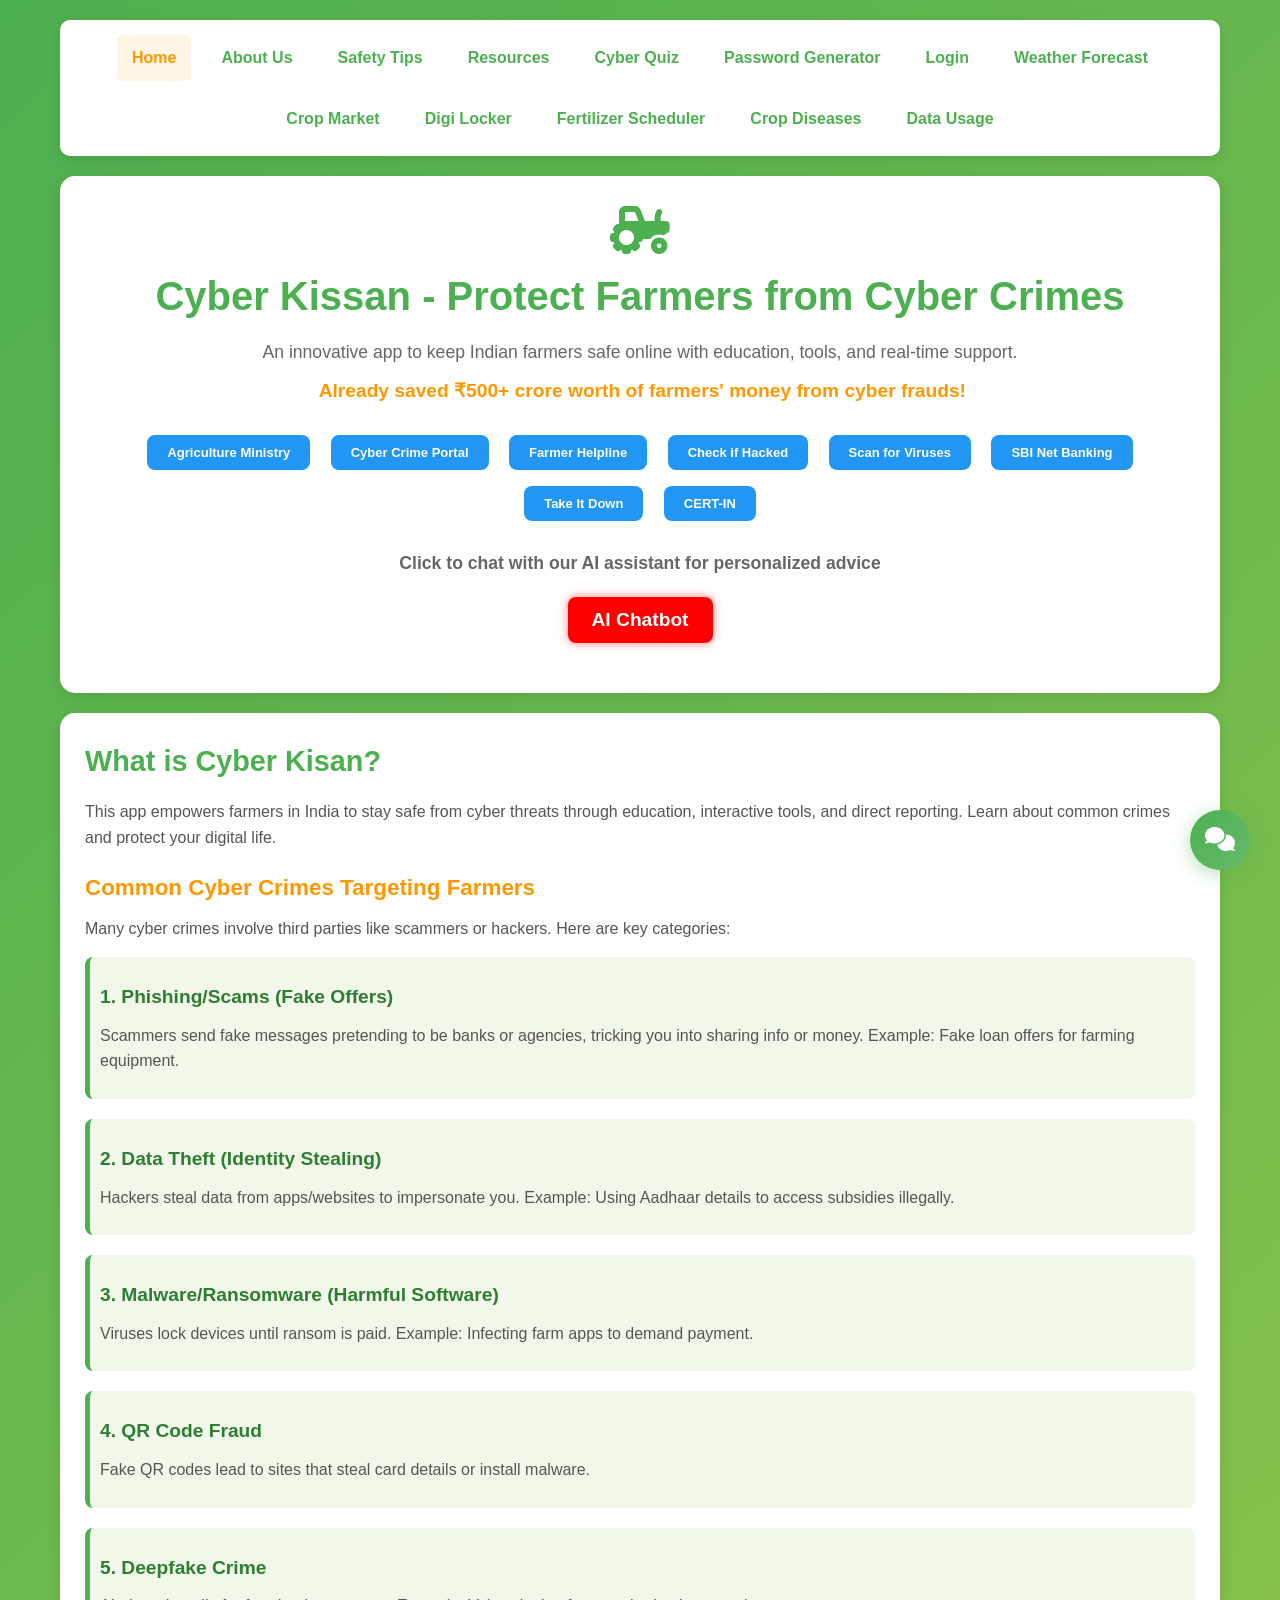
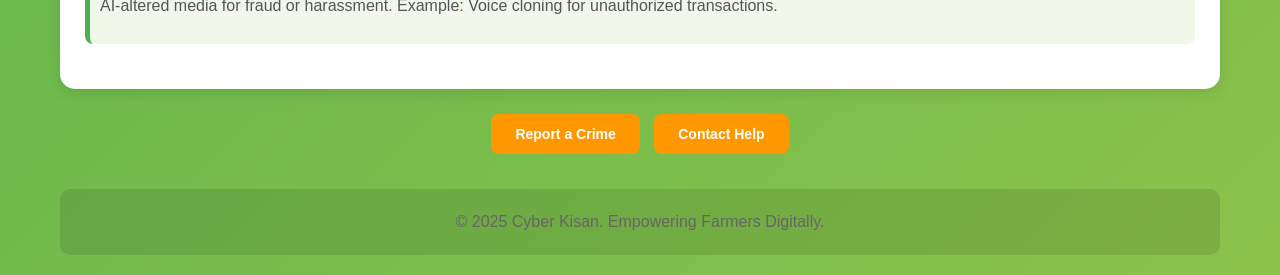
<file: index.html>
<!DOCTYPE html>
<html lang="en">

<head>
    <meta charset="UTF-8">
    <meta name="viewport" content="width=device-width, initial-scale=1.0">
    <title>Cyber Kissan - Protect Farmers from Cyber Crimes</title>
    <link rel="stylesheet" href="https://cdnjs.cloudflare.com/ajax/libs/font-awesome/6.0.0/css/all.min.css">
    <link rel="stylesheet" href="cyber-kissan-common.css">
    <style>
        .hyper-buttons {
            margin: 20px 0;
            text-align: center;
        }

        .chatbot-button {
            display: block;
            margin: 20px auto;
            background: #FF0000;
            font-size: 1.2em;
            box-shadow: 0 0 10px rgba(255, 0, 0, 0.5);
        }

        .chatbot-button:hover {
            background: #CC0000;
            box-shadow: 0 0 15px rgba(255, 0, 0, 0.7);
        }

        .chatbot-instruction {
            text-align: center;
            margin: 10px 0;
            font-weight: bold;
            color: #4CAF50;
        }

        .cyber-crimes {
            margin: 20px 0;
        }

        .crime-category {
            margin-bottom: 20px;
            padding: 10px;
            border-left: 5px solid #4CAF50;
            background: #F1F8E9;
        }

        .extra-buttons {
            text-align: center;
            margin: 20px 0;
        }

        footer {
            text-align: center;
            padding: 20px;
            background: rgba(0, 0, 0, 0.1);
            margin-top: 30px;
        }
    </style>
</head>

<body>
    <div class="container">
        <nav class="nav">
            <ul>
                <li><a href="index.html" class="active">Home</a></li>
                <li><a href="about.html">About Us</a></li>
                <li><a href="tips.html">Safety Tips</a></li>
                <li><a href="resources.html">Resources</a></li>
                <li><a href="quiz.html">Cyber Quiz</a></li>
                <li><a href="password-generator.html" target="_blank">Password Generator</a></li>
                <li><a href="login.html">Login</a></li>
                <li><a href="weather.html">Weather Forecast</a></li>
                <li><a href="crop-market.html">Crop Market</a></li>
                <li><a href="digilocker.html">Digi Locker</a></li>
                <li><a href="fertilizer-scheduler.html">Fertilizer Scheduler</a></li>
                <li><a href="crop-diseases.html">Crop Diseases</a></li>
                <li><a href="data-usage.html">Data Usage</a></li>
            </ul>
        </nav>

        <header class="header">
            <i class="fas fa-tractor logo"></i>
            <h1>Cyber Kissan - Protect Farmers from Cyber Crimes</h1>
            <p>An innovative app to keep Indian farmers safe online with education, tools, and real-time support.</p>

            <!-- New impactful line -->
            <p style="color: #FF9800; font-weight: bold; font-size: 1.2em; margin: 10px 0;">
                <i class="fas"></i> Already saved ₹500+ crore worth of farmers' money from cyber frauds!
            </p>

            <div class="hyper-buttons">
                <button class="btn btn-secondary"
                    onclick="window.open('https://agriwelfare.gov.in/', '_blank')">Agriculture Ministry</button>
                <button class="btn btn-secondary" onclick="window.open('https://cybercrime.gov.in/', '_blank')">Cyber
                    Crime Portal</button>
                <button class="btn btn-secondary"
                    onclick="window.open('https://www.krishakjagat.org/', '_blank')">Farmer Helpline</button>
                <button class="btn btn-secondary" onclick="window.open('https://haveibeenpwned.com/', '_blank')">Check
                    if Hacked</button>
                <button class="btn btn-secondary" onclick="window.open('https://www.virustotal.com/', '_blank')">Scan
                    for Viruses</button>
                <button class="btn btn-secondary" onclick="window.open('https://retail.sbi.bank.in/', '_blank')">SBI Net
                    Banking</button>
                <button class="btn btn-secondary" onclick="window.open('https://takeitdown.ncmec.org/', '_blank')">Take
                    It Down</button>
                <button class="btn btn-secondary"
                    onclick="window.open('https://www.cert-in.org.in/', '_blank')">CERT-IN</button>
            </div>

            <p class="chatbot-instruction">Click to chat with our AI assistant for personalized advice</p>
            <button class="btn chatbot-button" onclick="toggleChatbot()">AI Chatbot</button>
        </header>

        <div class="card">
            <h2>What is Cyber Kisan?</h2>
            <p>This app empowers farmers in India to stay safe from cyber threats through education, interactive tools,
                and direct reporting. Learn about common crimes and protect your digital life.</p>

            <div class="cyber-crimes">
                <h3>Common Cyber Crimes Targeting Farmers</h3>
                <p>Many cyber crimes involve third parties like scammers or hackers. Here are key categories:</p>

                <div class="crime-category">
                    <h4>1. Phishing/Scams (Fake Offers)</h4>
                    <p>Scammers send fake messages pretending to be banks or agencies, tricking you into sharing info or
                        money. Example: Fake loan offers for farming equipment.</p>
                </div>

                <div class="crime-category">
                    <h4>2. Data Theft (Identity Stealing)</h4>
                    <p>Hackers steal data from apps/websites to impersonate you. Example: Using Aadhaar details to
                        access subsidies illegally.</p>
                </div>

                <div class="crime-category">
                    <h4>3. Malware/Ransomware (Harmful Software)</h4>
                    <p>Viruses lock devices until ransom is paid. Example: Infecting farm apps to demand payment.</p>
                </div>

                <div class="crime-category">
                    <h4>4. QR Code Fraud</h4>
                    <p>Fake QR codes lead to sites that steal card details or install malware.</p>
                </div>

                <div class="crime-category">
                    <h4>5. Deepfake Crime</h4>
                    <p>AI-altered media for fraud or harassment. Example: Voice cloning for unauthorized transactions.
                    </p>
                </div>
            </div>
        </div>

        <div class="extra-buttons">
            <button class="btn" onclick="reportCrime()">Report a Crime</button>
            <button class="btn" onclick="contactHelp()">Contact Help</button>
        </div>

        <footer>
            <p>&copy; 2025 Cyber Kisan. Empowering Farmers Digitally.</p>
        </footer>
    </div>

    <!-- Chatbot HTML -->
    <div id="chatbot" class="chatbot">
        <div class="chat-messages" id="chat-messages"></div>
        <div class="chat-input">
            <input type="text" id="chat-input" placeholder="Type your message..."
                onkeypress="if(event.key==='Enter') sendMessage()">
            <button class="btn btn-primary" onclick="sendMessage()">Send</button>
        </div>
    </div>

    <!-- Scripts -->
    <script src="chatbot.js"></script>
    <script>
        function reportCrime() {
            window.open("https://cybercrime.gov.in/", "_blank");
        }

        function contactHelp() {
            window.location.href = "mailto:maxinfo989@gmail.com";
        }
    </script>
</body>

</html>
</file>
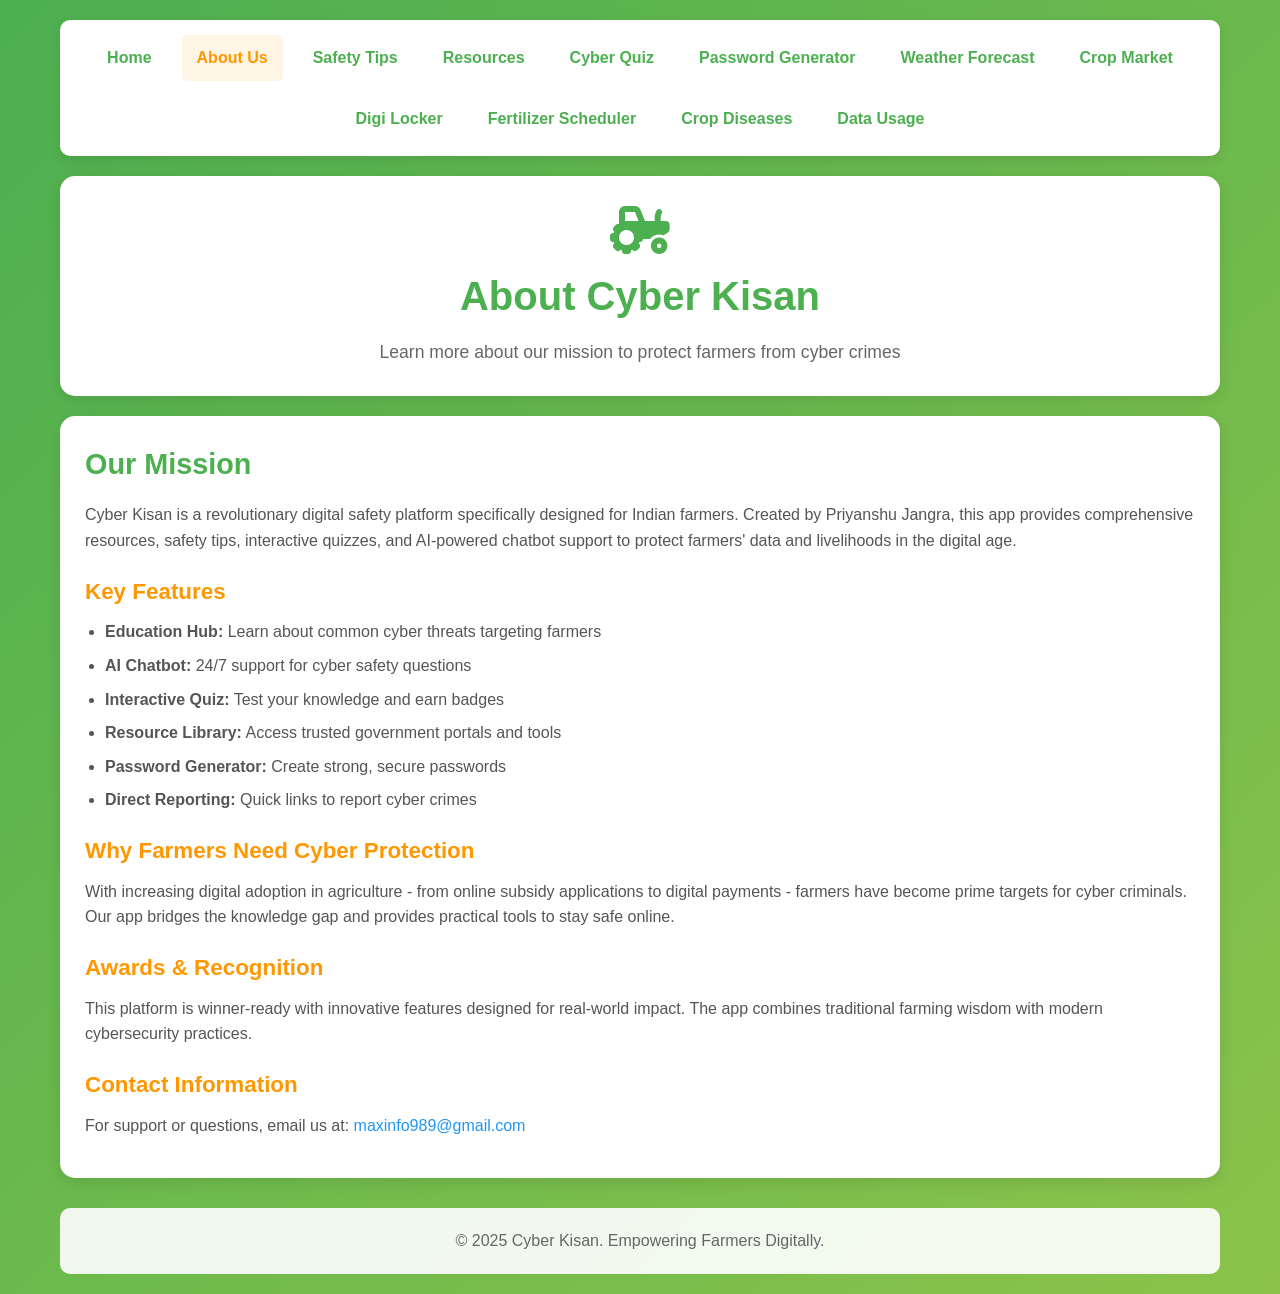
<file: about.html>
<!DOCTYPE html>
<html lang="en">

<head>
    <meta charset="UTF-8">
    <meta name="viewport" content="width=device-width, initial-scale=1.0">
    <title>About Us - Cyber Kissan</title>
    <link rel="stylesheet" href="https://cdnjs.cloudflare.com/ajax/libs/font-awesome/6.0.0/css/all.min.css">
    <link rel="stylesheet" href="cyber-kissan-common.css">
</head>

<body>
    <div class="container">
        <nav class="nav">
            <ul>
                <li><a href="index.html">Home</a></li>
                <li><a href="about.html" class="active">About Us</a></li>
                <li><a href="tips.html">Safety Tips</a></li>
                <li><a href="resources.html">Resources</a></li>
                <li><a href="quiz.html">Cyber Quiz</a></li>
                <li><a href="password-generator.html" target="_blank">Password Generator</a></li>
                <li><a href="weather.html">Weather Forecast</a></li>
                <li><a href="crop-market.html">Crop Market</a></li>
                <li><a href="digilocker.html">Digi Locker</a></li>
                <li><a href="fertilizer-scheduler.html">Fertilizer Scheduler</a></li>
                <li><a href="crop-diseases.html">Crop Diseases</a></li>
                <li><a href="data-usage.html">Data Usage</a></li>
            </ul>
        </nav>

        <header class="header">
            <i class="fas fa-tractor logo"></i>
            <h1>About Cyber Kisan</h1>
            <p>Learn more about our mission to protect farmers from cyber crimes</p>
        </header>

        <div class="card">
            <h2>Our Mission</h2>
            <p>Cyber Kisan is a revolutionary digital safety platform specifically designed for Indian farmers. Created
                by Priyanshu Jangra, this app provides comprehensive resources, safety tips, interactive quizzes, and
                AI-powered chatbot support to protect farmers' data and livelihoods in the digital age.</p>

            <h3>Key Features</h3>
            <ul>
                <li><strong>Education Hub:</strong> Learn about common cyber threats targeting farmers</li>
                <li><strong>AI Chatbot:</strong> 24/7 support for cyber safety questions</li>
                <li><strong>Interactive Quiz:</strong> Test your knowledge and earn badges</li>
                <li><strong>Resource Library:</strong> Access trusted government portals and tools</li>
                <li><strong>Password Generator:</strong> Create strong, secure passwords</li>
                <li><strong>Direct Reporting:</strong> Quick links to report cyber crimes</li>
            </ul>

            <h3>Why Farmers Need Cyber Protection</h3>
            <p>With increasing digital adoption in agriculture - from online subsidy applications to digital payments -
                farmers have become prime targets for cyber criminals. Our app bridges the knowledge gap and provides
                practical tools to stay safe online.</p>

            <h3>Awards & Recognition</h3>
            <p>This platform is winner-ready with innovative features designed for real-world impact. The app combines
                traditional farming wisdom with modern cybersecurity practices.</p>

            <h3>Contact Information</h3>
            <p>For support or questions, email us at: <a href="mailto:maxinfo989@gmail.com">maxinfo989@gmail.com</a></p>
        </div>

        <footer>
            <p>&copy; 2025 Cyber Kisan. Empowering Farmers Digitally.</p>
        </footer>
    </div>
</body>

</html>
</file>
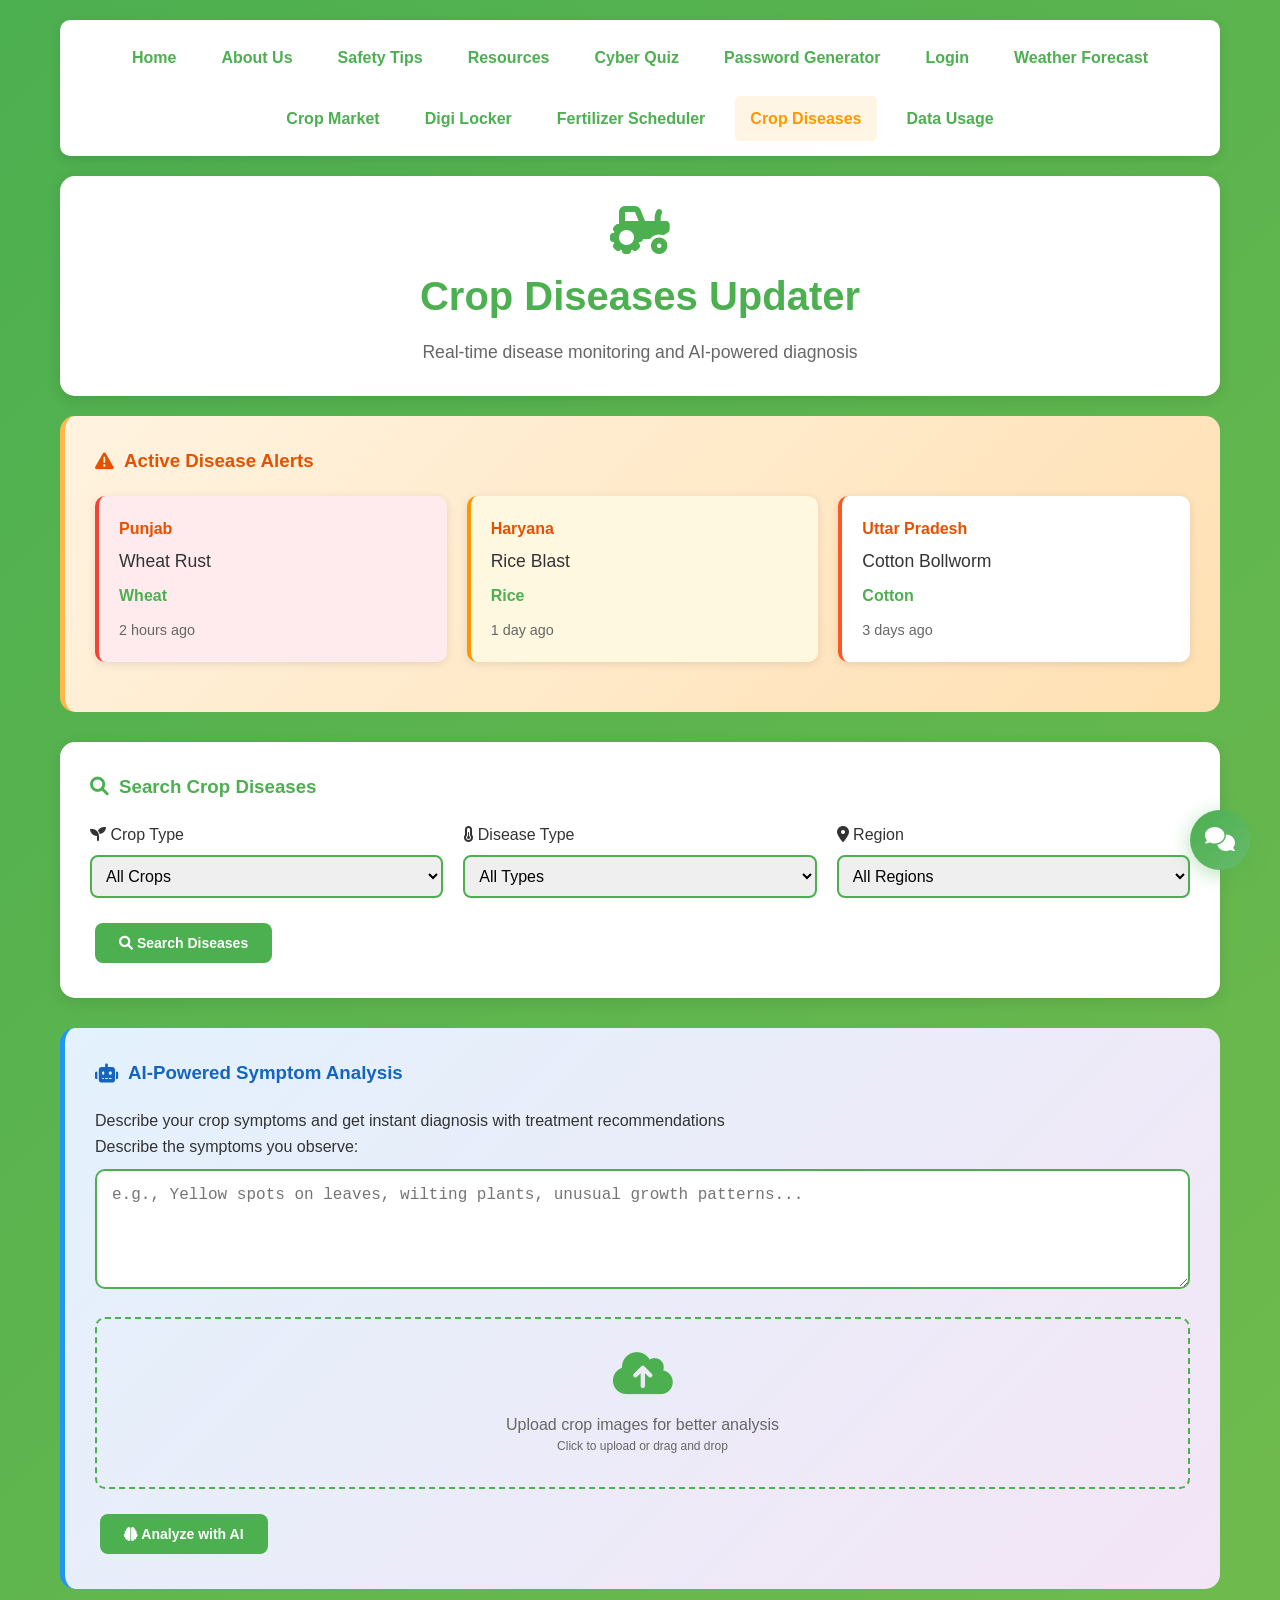
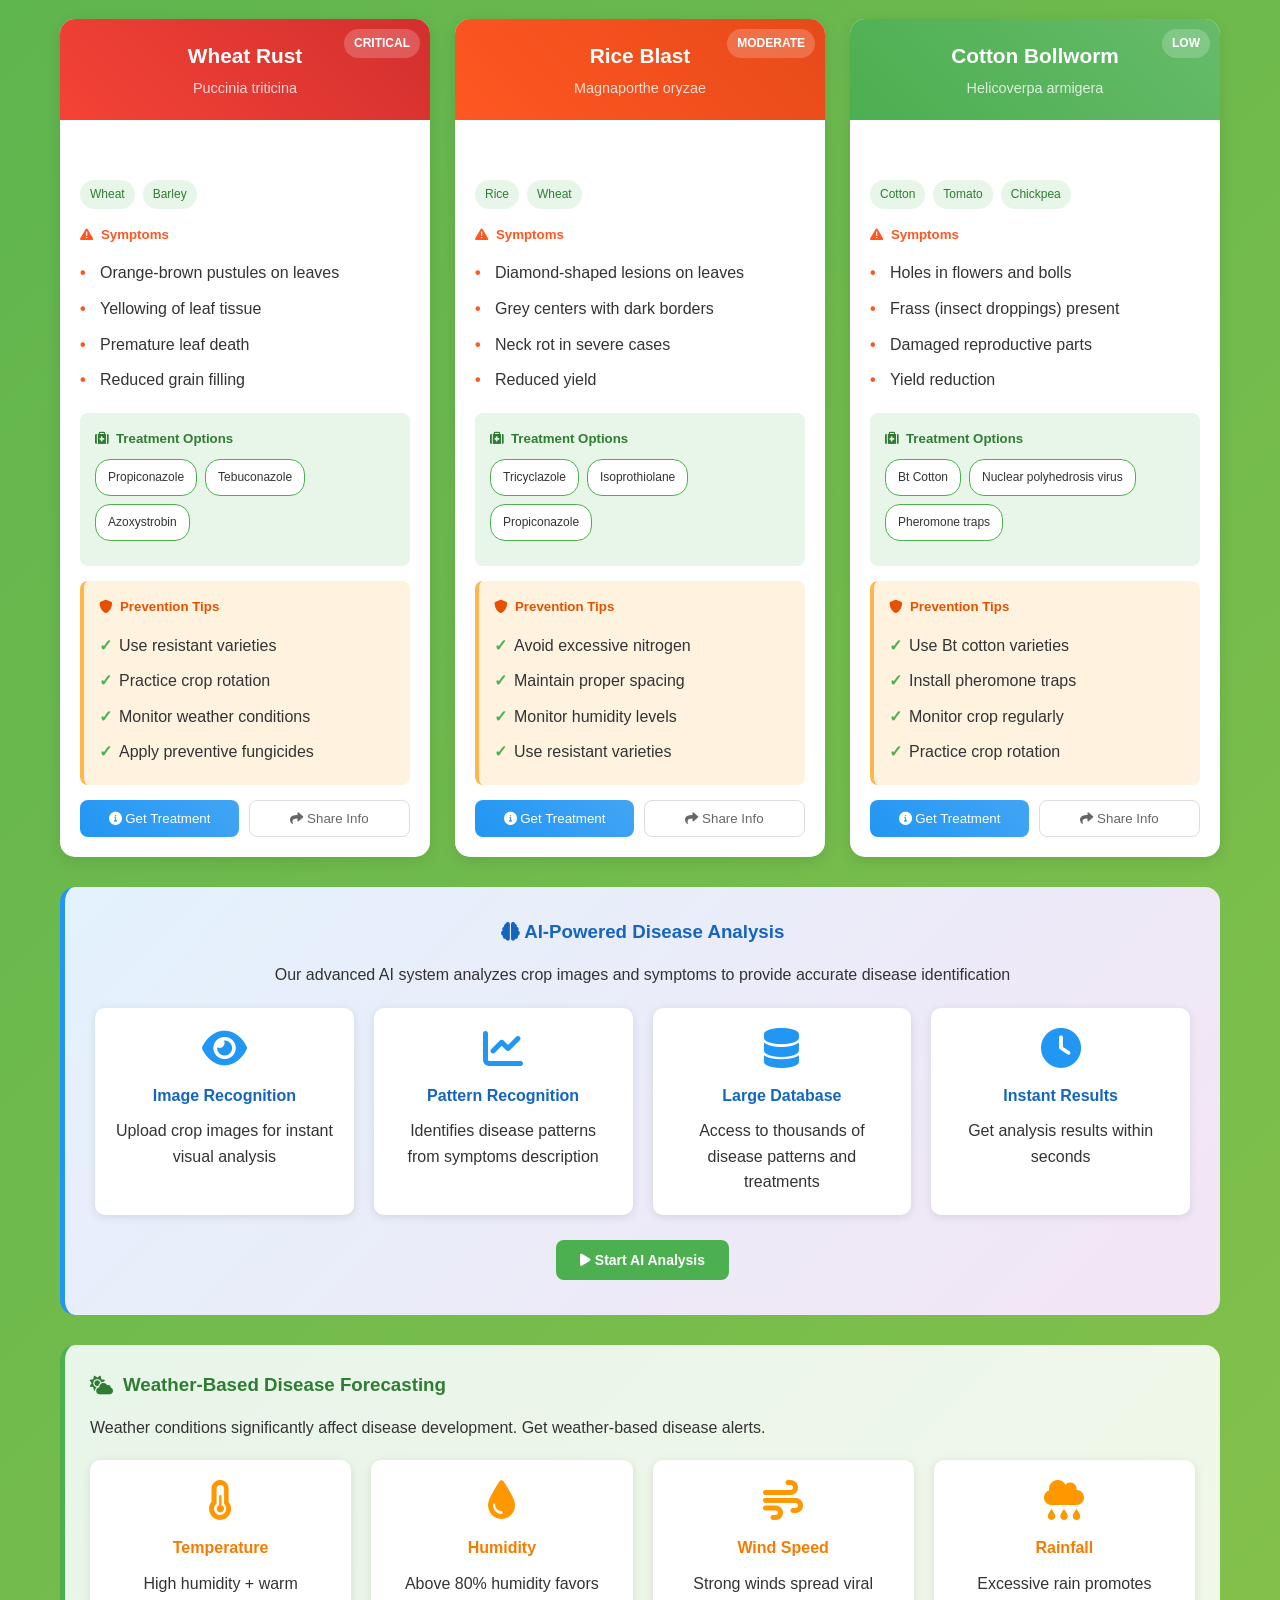
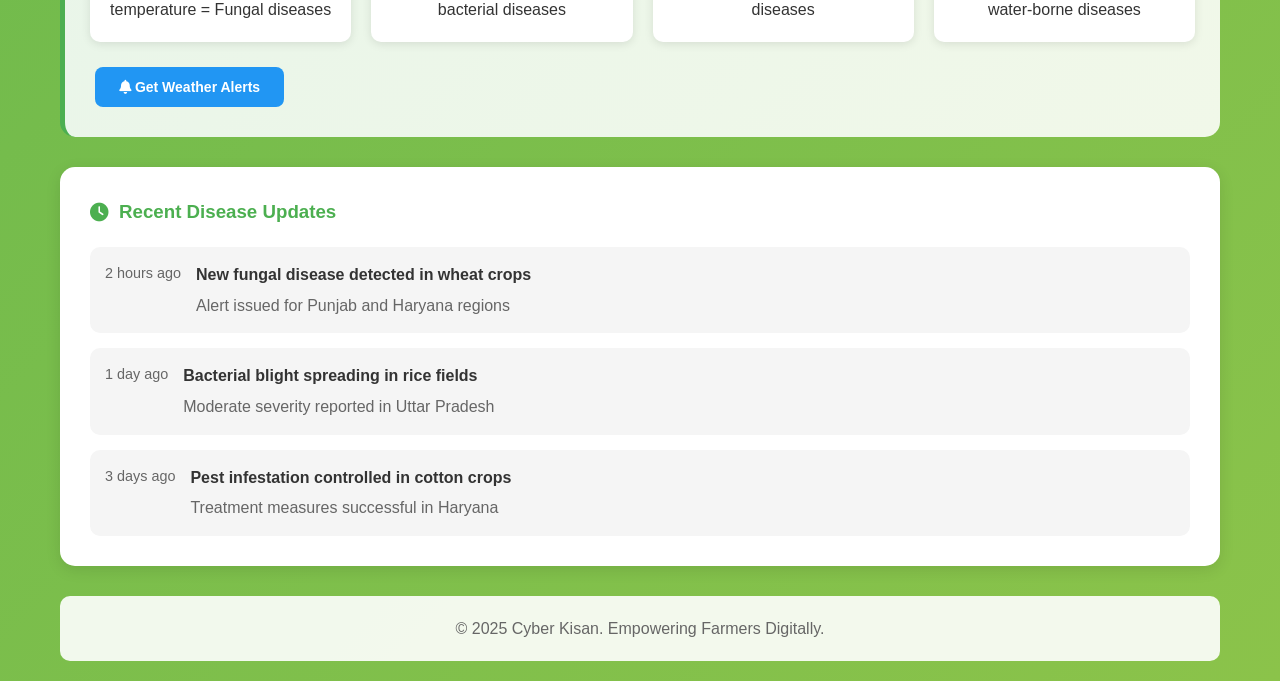
<file: crop-diseases.html>
<!DOCTYPE html>
<html lang="en">

<head>
    <meta charset="UTF-8">
    <meta name="viewport" content="width=device-width, initial-scale=1.0">
    <title>Crop Diseases - Cyber Kissan</title>
    <link rel="stylesheet" href="https://cdnjs.cloudflare.com/ajax/libs/font-awesome/6.0.0/css/all.min.css">
    <link rel="stylesheet" href="cyber-kissan-common.css">
    <style>
        .diseases-container {
            max-width: 1200px;
            margin: 0 auto;
        }

        .disease-header {
            text-align: center;
            margin-bottom: 40px;
        }

        .alert-section {
            background: linear-gradient(135deg, #FFF3E0, #FFE0B2);
            padding: 30px;
            border-radius: 15px;
            margin-bottom: 30px;
            border-left: 5px solid #FFB74D;
        }

        .alert-section h3 {
            color: #E65100;
            margin-bottom: 15px;
            display: flex;
            align-items: center;
            gap: 10px;
        }

        .alert-list {
            display: grid;
            grid-template-columns: repeat(auto-fit, minmax(300px, 1fr));
            gap: 20px;
            margin: 20px 0;
        }

        .alert-item {
            background: white;
            padding: 20px;
            border-radius: 10px;
            box-shadow: 0 2px 10px rgba(0, 0, 0, 0.1);
            border-left: 4px solid #FF5722;
        }

        .alert-item.critical {
            border-left-color: #f44336;
            background: #ffebee;
        }

        .alert-item.warning {
            border-left-color: #ff9800;
            background: #fff8e1;
        }

        .alert-item.info {
            border-left-color: #2196f3;
            background: #e3f2fd;
        }

        .alert-location {
            font-weight: bold;
            color: #E65100;
            margin-bottom: 5px;
        }

        .alert-disease {
            font-size: 1.1em;
            margin-bottom: 8px;
        }

        .alert-crop {
            color: #4CAF50;
            font-weight: bold;
        }

        .alert-date {
            color: #666;
            font-size: 0.9em;
            margin-top: 10px;
        }

        .disease-search {
            background: white;
            padding: 30px;
            border-radius: 15px;
            margin-bottom: 30px;
            box-shadow: 0 4px 15px rgba(0, 0, 0, 0.1);
        }

        .disease-search h3 {
            color: #4CAF50;
            margin-bottom: 20px;
            display: flex;
            align-items: center;
            gap: 10px;
        }

        .search-filters {
            display: grid;
            grid-template-columns: repeat(auto-fit, minmax(250px, 1fr));
            gap: 20px;
            margin-bottom: 20px;
        }

        .filter-group {
            display: flex;
            flex-direction: column;
        }

        .filter-group label {
            margin-bottom: 8px;
            font-weight: 500;
            color: #333;
        }

        .filter-control {
            padding: 10px;
            border: 2px solid #4CAF50;
            border-radius: 8px;
            font-size: 16px;
        }

        .symptom-checker {
            background: linear-gradient(135deg, #E3F2FD, #F3E5F5);
            padding: 30px;
            border-radius: 15px;
            margin: 30px 0;
            border-left: 5px solid #2196F3;
        }

        .symptom-checker h3 {
            color: #1565C0;
            margin-bottom: 20px;
            display: flex;
            align-items: center;
            gap: 10px;
        }

        .symptom-input {
            margin-bottom: 20px;
        }

        .symptom-input textarea {
            width: 100%;
            min-height: 120px;
            padding: 15px;
            border: 2px solid #4CAF50;
            border-radius: 10px;
            font-size: 16px;
            resize: vertical;
        }

        .symptom-input label {
            display: block;
            margin-bottom: 10px;
            font-weight: 500;
            color: #333;
        }

        .image-upload {
            margin: 20px 0;
        }

        .upload-area {
            border: 2px dashed #4CAF50;
            border-radius: 10px;
            padding: 30px;
            text-align: center;
            cursor: pointer;
            transition: all 0.3s ease;
        }

        .upload-area:hover {
            background: #F1F8E9;
            border-color: #45a049;
        }

        .upload-area i {
            font-size: 3em;
            color: #4CAF50;
            margin-bottom: 15px;
        }

        .upload-area p {
            margin: 0;
            color: #666;
        }

        .disease-cards {
            display: grid;
            grid-template-columns: repeat(auto-fill, minmax(350px, 1fr));
            gap: 25px;
            margin: 30px 0;
        }

        .disease-card {
            background: white;
            border-radius: 15px;
            overflow: hidden;
            box-shadow: 0 4px 15px rgba(0, 0, 0, 0.1);
            transition: all 0.3s ease;
        }

        .disease-card:hover {
            transform: translateY(-5px);
            box-shadow: 0 8px 25px rgba(0, 0, 0, 0.15);
        }

        .disease-header {
            background: linear-gradient(45deg, #FF5722, #E64A19);
            color: white;
            padding: 20px;
            position: relative;
        }

        .disease-header.critical {
            background: linear-gradient(45deg, #f44336, #d32f2f);
        }

        .disease-header.moderate {
            background: linear-gradient(45deg, #ff9800, #f57c00);
        }

        .disease-header.low {
            background: linear-gradient(45deg, #4CAF50, #66BB6A);
        }

        .severity-badge {
            position: absolute;
            top: 10px;
            right: 10px;
            background: rgba(255, 255, 255, 0.2);
            padding: 5px 10px;
            border-radius: 15px;
            font-size: 12px;
            font-weight: bold;
        }

        .disease-name {
            font-size: 1.3em;
            font-weight: bold;
            margin-bottom: 5px;
        }

        .disease-scientific {
            font-size: 0.9em;
            opacity: 0.8;
        }

        .disease-content {
            padding: 20px;
        }

        .affected-crops {
            display: flex;
            flex-wrap: wrap;
            gap: 8px;
            margin-bottom: 15px;
        }

        .crop-tag {
            background: #E8F5E9;
            color: #2E7D32;
            padding: 5px 10px;
            border-radius: 15px;
            font-size: 12px;
            font-weight: 500;
        }

        .symptoms-list {
            margin: 15px 0;
        }

        .symptoms-list h5 {
            color: #FF5722;
            margin-bottom: 10px;
            display: flex;
            align-items: center;
            gap: 8px;
        }

        .symptoms-list ul {
            list-style: none;
            padding: 0;
        }

        .symptoms-list li {
            padding: 5px 0;
            padding-left: 20px;
            position: relative;
        }

        .symptoms-list li::before {
            content: "•";
            color: #FF5722;
            font-weight: bold;
            position: absolute;
            left: 0;
        }

        .treatment-section {
            background: #E8F5E9;
            padding: 15px;
            border-radius: 8px;
            margin: 15px 0;
        }

        .treatment-section h5 {
            color: #2E7D32;
            margin-bottom: 10px;
            display: flex;
            align-items: center;
            gap: 8px;
        }

        .treatment-options {
            display: flex;
            flex-wrap: wrap;
            gap: 8px;
            margin: 10px 0;
        }

        .treatment-option {
            background: white;
            padding: 8px 12px;
            border-radius: 15px;
            font-size: 12px;
            border: 1px solid #4CAF50;
        }

        .prevention-tips {
            background: #FFF3E0;
            padding: 15px;
            border-radius: 8px;
            margin: 15px 0;
            border-left: 4px solid #FFB74D;
        }

        .prevention-tips h5 {
            color: #E65100;
            margin-bottom: 10px;
            display: flex;
            align-items: center;
            gap: 8px;
        }

        .prevention-tips ul {
            list-style: none;
            padding: 0;
        }

        .prevention-tips li {
            padding: 5px 0;
            padding-left: 20px;
            position: relative;
        }

        .prevention-tips li::before {
            content: "✓";
            color: #4CAF50;
            font-weight: bold;
            position: absolute;
            left: 0;
        }

        .disease-actions {
            display: flex;
            gap: 10px;
            margin-top: 15px;
        }

        .action-btn {
            flex: 1;
            padding: 10px;
            border: none;
            border-radius: 8px;
            cursor: pointer;
            font-weight: 500;
            transition: all 0.3s ease;
            text-align: center;
        }

        .action-btn.primary {
            background: linear-gradient(45deg, #2196F3, #42A5F5);
            color: white;
        }

        .action-btn.primary:hover {
            background: linear-gradient(45deg, #1976D2, #1E88E5);
            transform: translateY(-2px);
        }

        .action-btn.secondary {
            background: white;
            color: #666;
            border: 1px solid #ddd;
        }

        .action-btn.secondary:hover {
            background: #f5f5f5;
            border-color: #4CAF50;
        }

        .recent-updates {
            background: white;
            padding: 30px;
            border-radius: 15px;
            margin: 30px 0;
            box-shadow: 0 4px 15px rgba(0, 0, 0, 0.1);
        }

        .recent-updates h3 {
            color: #4CAF50;
            margin-bottom: 20px;
            display: flex;
            align-items: center;
            gap: 10px;
        }

        .update-list {
            display: flex;
            flex-direction: column;
            gap: 15px;
        }

        .update-item {
            display: flex;
            align-items: flex-start;
            gap: 15px;
            padding: 15px;
            background: #F5F5F5;
            border-radius: 10px;
        }

        .update-time {
            color: #666;
            font-size: 0.9em;
            white-space: nowrap;
        }

        .update-content h4 {
            color: #333;
            margin-bottom: 5px;
        }

        .update-content p {
            color: #666;
            margin: 0;
        }

        .loading-overlay {
            position: fixed;
            top: 0;
            left: 0;
            width: 100%;
            height: 100%;
            background: rgba(0, 0, 0, 0.5);
            display: none;
            align-items: center;
            justify-content: center;
            z-index: 9999;
        }

        .loading-content {
            background: white;
            padding: 30px;
            border-radius: 15px;
            text-align: center;
        }

        .loading-content i {
            font-size: 3em;
            color: #2196F3;
            animation: spin 1s linear infinite;
        }

        @keyframes spin {
            from {
                transform: rotate(0deg);
            }

            to {
                transform: rotate(360deg);
            }
        }

        .no-diseases {
            text-align: center;
            padding: 60px 20px;
            color: #666;
        }

        .no-diseases i {
            font-size: 4em;
            color: #4CAF50;
            margin-bottom: 20px;
        }

        .ai-analysis {
            background: linear-gradient(135deg, #E3F2FD, #F3E5F5);
            padding: 30px;
            border-radius: 15px;
            margin: 30px 0;
            text-align: center;
            border-left: 5px solid #2196F3;
        }

        .ai-analysis h3 {
            color: #1565C0;
            margin-bottom: 15px;
        }

        .ai-features {
            display: grid;
            grid-template-columns: repeat(auto-fit, minmax(200px, 1fr));
            gap: 20px;
            margin: 20px 0;
        }

        .ai-feature {
            background: white;
            padding: 20px;
            border-radius: 10px;
            box-shadow: 0 2px 10px rgba(0, 0, 0, 0.1);
        }

        .ai-feature i {
            font-size: 2.5em;
            color: #2196F3;
            margin-bottom: 15px;
        }

        .ai-feature h4 {
            color: #1565C0;
            margin-bottom: 10px;
        }

        .weather-integration {
            background: linear-gradient(135deg, #E8F5E9, #F1F8E9);
            padding: 25px;
            border-radius: 15px;
            margin: 30px 0;
            border-left: 5px solid #4CAF50;
        }

        .weather-integration h3 {
            color: #2E7D32;
            margin-bottom: 15px;
            display: flex;
            align-items: center;
            gap: 10px;
        }

        .weather-disease-correlation {
            display: grid;
            grid-template-columns: repeat(auto-fit, minmax(250px, 1fr));
            gap: 20px;
            margin: 20px 0;
        }

        .correlation-card {
            background: white;
            padding: 20px;
            border-radius: 10px;
            box-shadow: 0 2px 10px rgba(0, 0, 0, 0.1);
            text-align: center;
        }

        .correlation-card i {
            font-size: 2.5em;
            color: #FF9800;
            margin-bottom: 15px;
        }

        .correlation-card h4 {
            color: #F57C00;
            margin-bottom: 10px;
        }
    </style>
</head>

<body>
    <div class="container">
        <!-- Navigation Bar -->
        <nav class="nav">
            <ul>
                <li><a href="index.html">Home</a></li>
                <li><a href="about.html">About Us</a></li>
                <li><a href="tips.html">Safety Tips</a></li>
                <li><a href="resources.html">Resources</a></li>
                <li><a href="quiz.html">Cyber Quiz</a></li>
                <li><a href="password-generator.html">Password Generator</a></li>
                <li><a href="login.html">Login</a></li>
                <li><a href="weather.html">Weather Forecast</a></li>
                <li><a href="crop-market.html">Crop Market</a></li>
                <li><a href="digilocker.html">Digi Locker</a></li>
                <li><a href="fertilizer-scheduler.html">Fertilizer Scheduler</a></li>
                <li><a href="crop-diseases.html" class="active">Crop Diseases</a></li>
                <li><a href="data-usage.html">Data Usage</a></li>
            </ul>
        </nav>

        <header class="header">
            <i class="fas fa-tractor logo"></i>
            <h1>Crop Diseases Updater</h1>
            <p>Real-time disease monitoring and AI-powered diagnosis</p>
        </header>

        <div class="diseases-container">
            <!-- Alert Section -->
            <div class="alert-section">
                <h3><i class="fas fa-exclamation-triangle"></i> Active Disease Alerts</h3>
                <div class="alert-list" id="alert-list">
                    <!-- Alerts will be populated here -->
                </div>
            </div>

            <!-- Disease Search -->
            <div class="disease-search">
                <h3><i class="fas fa-search"></i> Search Crop Diseases</h3>
                <div class="search-filters">
                    <div class="filter-group">
                        <label><i class="fas fa-seedling"></i> Crop Type</label>
                        <select class="filter-control" id="filter-crop">
                            <option value="">All Crops</option>
                            <option value="wheat">Wheat</option>
                            <option value="rice">Rice</option>
                            <option value="cotton">Cotton</option>
                            <option value="sugarcane">Sugarcane</option>
                            <option value="pulses">Pulses</option>
                            <option value="vegetables">Vegetables</option>
                        </select>
                    </div>
                    <div class="filter-group">
                        <label><i class="fas fa-thermometer-half"></i> Disease Type</label>
                        <select class="filter-control" id="filter-type">
                            <option value="">All Types</option>
                            <option value="fungal">Fungal</option>
                            <option value="bacterial">Bacterial</option>
                            <option value="viral">Viral</option>
                            <option value="pest">Pest Related</option>
                        </select>
                    </div>
                    <div class="filter-group">
                        <label><i class="fas fa-map-marker-alt"></i> Region</label>
                        <select class="filter-control" id="filter-region">
                            <option value="">All Regions</option>
                            <option value="punjab">Punjab</option>
                            <option value="Haryana">Haryana</option>
                            <option value="up">Uttar Pradesh</option>
                            <option value="rajasthan">Rajasthan</option>
                            <option value="gujarat">Gujarat</option>
                        </select>
                    </div>
                </div>
                <button class="btn btn-primary" onclick="searchDiseases()">
                    <i class="fas fa-search"></i> Search Diseases
                </button>
            </div>

            <!-- Symptom Checker with AI -->
            <div class="symptom-checker">
                <h3><i class="fas fa-robot"></i> AI-Powered Symptom Analysis</h3>
                <p>Describe your crop symptoms and get instant diagnosis with treatment recommendations</p>

                <div class="symptom-input">
                    <label>Describe the symptoms you observe:</label>
                    <textarea id="symptom-description"
                        placeholder="e.g., Yellow spots on leaves, wilting plants, unusual growth patterns..."></textarea>
                </div>

                <div class="image-upload">
                    <div class="upload-area" onclick="document.getElementById('disease-image').click()">
                        <i class="fas fa-cloud-upload-alt"></i>
                        <p>Upload crop images for better analysis</p>
                        <p style="font-size: 12px; color: #666;">Click to upload or drag and drop</p>
                    </div>
                    <input type="file" id="disease-image" accept="image/*" style="display: none;"
                        onchange="handleImageUpload(this)">
                </div>

                <button class="btn btn-primary" onclick="analyzeSymptoms()">
                    <i class="fas fa-brain"></i> Analyze with AI
                </button>
            </div>

            <!-- Disease Cards -->
            <div class="disease-cards" id="disease-cards">
                <!-- Sample disease cards -->
                <div class="disease-card">
                    <div class="disease-header critical">
                        <div class="severity-badge">CRITICAL</div>
                        <div class="disease-name">Wheat Rust</div>
                        <div class="disease-scientific">Puccinia triticina</div>
                    </div>
                    <div class="disease-content">
                        <div class="affected-crops">
                            <span class="crop-tag">Wheat</span>
                            <span class="crop-tag">Barley</span>
                        </div>
                        <div class="symptoms-list">
                            <h5><i class="fas fa-exclamation-triangle"></i> Symptoms</h5>
                            <ul>
                                <li>Orange-brown pustules on leaves</li>
                                <li>Yellowing of leaf tissue</li>
                                <li>Premature leaf death</li>
                                <li>Reduced grain filling</li>
                            </ul>
                        </div>
                        <div class="treatment-section">
                            <h5><i class="fas fa-medkit"></i> Treatment Options</h5>
                            <div class="treatment-options">
                                <span class="treatment-option">Propiconazole</span>
                                <span class="treatment-option">Tebuconazole</span>
                                <span class="treatment-option">Azoxystrobin</span>
                            </div>
                        </div>
                        <div class="prevention-tips">
                            <h5><i class="fas fa-shield-alt"></i> Prevention Tips</h5>
                            <ul>
                                <li>Use resistant varieties</li>
                                <li>Practice crop rotation</li>
                                <li>Monitor weather conditions</li>
                                <li>Apply preventive fungicides</li>
                            </ul>
                        </div>
                        <div class="disease-actions">
                            <button class="action-btn primary" onclick="getTreatmentDetails('wheat-rust')">
                                <i class="fas fa-info-circle"></i> Get Treatment
                            </button>
                            <button class="action-btn secondary" onclick="shareDiseaseInfo('wheat-rust')">
                                <i class="fas fa-share"></i> Share Info
                            </button>
                        </div>
                    </div>
                </div>

                <div class="disease-card">
                    <div class="disease-header warning">
                        <div class="severity-badge">MODERATE</div>
                        <div class="disease-name">Rice Blast</div>
                        <div class="disease-scientific">Magnaporthe oryzae</div>
                    </div>
                    <div class="disease-content">
                        <div class="affected-crops">
                            <span class="crop-tag">Rice</span>
                            <span class="crop-tag">Wheat</span>
                        </div>
                        <div class="symptoms-list">
                            <h5><i class="fas fa-exclamation-triangle"></i> Symptoms</h5>
                            <ul>
                                <li>Diamond-shaped lesions on leaves</li>
                                <li>Grey centers with dark borders</li>
                                <li>Neck rot in severe cases</li>
                                <li>Reduced yield</li>
                            </ul>
                        </div>
                        <div class="treatment-section">
                            <h5><i class="fas fa-medkit"></i> Treatment Options</h5>
                            <div class="treatment-options">
                                <span class="treatment-option">Tricyclazole</span>
                                <span class="treatment-option">Isoprothiolane</span>
                                <span class="treatment-option">Propiconazole</span>
                            </div>
                        </div>
                        <div class="prevention-tips">
                            <h5><i class="fas fa-shield-alt"></i> Prevention Tips</h5>
                            <ul>
                                <li>Avoid excessive nitrogen</li>
                                <li>Maintain proper spacing</li>
                                <li>Monitor humidity levels</li>
                                <li>Use resistant varieties</li>
                            </ul>
                        </div>
                        <div class="disease-actions">
                            <button class="action-btn primary" onclick="getTreatmentDetails('rice-blast')">
                                <i class="fas fa-info-circle"></i> Get Treatment
                            </button>
                            <button class="action-btn secondary" onclick="shareDiseaseInfo('rice-blast')">
                                <i class="fas fa-share"></i> Share Info
                            </button>
                        </div>
                    </div>
                </div>

                <div class="disease-card">
                    <div class="disease-header low">
                        <div class="severity-badge">LOW</div>
                        <div class="disease-name">Cotton Bollworm</div>
                        <div class="disease-scientific">Helicoverpa armigera</div>
                    </div>
                    <div class="disease-content">
                        <div class="affected-crops">
                            <span class="crop-tag">Cotton</span>
                            <span class="crop-tag">Tomato</span>
                            <span class="crop-tag">Chickpea</span>
                        </div>
                        <div class="symptoms-list">
                            <h5><i class="fas fa-exclamation-triangle"></i> Symptoms</h5>
                            <ul>
                                <li>Holes in flowers and bolls</li>
                                <li>Frass (insect droppings) present</li>
                                <li>Damaged reproductive parts</li>
                                <li>Yield reduction</li>
                            </ul>
                        </div>
                        <div class="treatment-section">
                            <h5><i class="fas fa-medkit"></i> Treatment Options</h5>
                            <div class="treatment-options">
                                <span class="treatment-option">Bt Cotton</span>
                                <span class="treatment-option">Nuclear polyhedrosis virus</span>
                                <span class="treatment-option">Pheromone traps</span>
                            </div>
                        </div>
                        <div class="prevention-tips">
                            <h5><i class="fas fa-shield-alt"></i> Prevention Tips</h5>
                            <ul>
                                <li>Use Bt cotton varieties</li>
                                <li>Install pheromone traps</li>
                                <li>Monitor crop regularly</li>
                                <li>Practice crop rotation</li>
                            </ul>
                        </div>
                        <div class="disease-actions">
                            <button class="action-btn primary" onclick="getTreatmentDetails('cotton-bollworm')">
                                <i class="fas fa-info-circle"></i> Get Treatment
                            </button>
                            <button class="action-btn secondary" onclick="shareDiseaseInfo('cotton-bollworm')">
                                <i class="fas fa-share"></i> Share Info
                            </button>
                        </div>
                    </div>
                </div>
            </div>

            <!-- AI Analysis Section -->
            <div class="ai-analysis">
                <h3><i class="fas fa-brain"></i> AI-Powered Disease Analysis</h3>
                <p>Our advanced AI system analyzes crop images and symptoms to provide accurate disease identification
                </p>

                <div class="ai-features">
                    <div class="ai-feature">
                        <i class="fas fa-eye"></i>
                        <h4>Image Recognition</h4>
                        <p>Upload crop images for instant visual analysis</p>
                    </div>
                    <div class="ai-feature">
                        <i class="fas fa-chart-line"></i>
                        <h4>Pattern Recognition</h4>
                        <p>Identifies disease patterns from symptoms description</p>
                    </div>
                    <div class="ai-feature">
                        <i class="fas fa-database"></i>
                        <h4>Large Database</h4>
                        <p>Access to thousands of disease patterns and treatments</p>
                    </div>
                    <div class="ai-feature">
                        <i class="fas fa-clock"></i>
                        <h4>Instant Results</h4>
                        <p>Get analysis results within seconds</p>
                    </div>
                </div>

                <button class="btn btn-primary" onclick="startAIAnalysis()">
                    <i class="fas fa-play"></i> Start AI Analysis
                </button>
            </div>

            <!-- Weather Integration -->
            <div class="weather-integration">
                <h3><i class="fas fa-cloud-sun"></i> Weather-Based Disease Forecasting</h3>
                <p>Weather conditions significantly affect disease development. Get weather-based disease alerts.</p>

                <div class="weather-disease-correlation">
                    <div class="correlation-card">
                        <i class="fas fa-thermometer-half"></i>
                        <h4>Temperature</h4>
                        <p>High humidity + warm temperature = Fungal diseases</p>
                    </div>
                    <div class="correlation-card">
                        <i class="fas fa-tint"></i>
                        <h4>Humidity</h4>
                        <p>Above 80% humidity favors bacterial diseases</p>
                    </div>
                    <div class="correlation-card">
                        <i class="fas fa-wind"></i>
                        <h4>Wind Speed</h4>
                        <p>Strong winds spread viral diseases</p>
                    </div>
                    <div class="correlation-card">
                        <i class="fas fa-cloud-rain"></i>
                        <h4>Rainfall</h4>
                        <p>Excessive rain promotes water-borne diseases</p>
                    </div>
                </div>

                <button class="btn btn-secondary" onclick="getWeatherBasedAlerts()">
                    <i class="fas fa-bell"></i> Get Weather Alerts
                </button>
            </div>

            <!-- Recent Updates -->
            <div class="recent-updates">
                <h3><i class="fas fa-clock"></i> Recent Disease Updates</h3>
                <div class="update-list" id="update-list">
                    <div class="update-item">
                        <div class="update-time">2 hours ago</div>
                        <div class="update-content">
                            <h4>New fungal disease detected in wheat crops</h4>
                            <p>Alert issued for Punjab and Haryana regions</p>
                        </div>
                    </div>
                    <div class="update-item">
                        <div class="update-time">1 day ago</div>
                        <div class="update-content">
                            <h4>Bacterial blight spreading in rice fields</h4>
                            <p>Moderate severity reported in Uttar Pradesh</p>
                        </div>
                    </div>
                    <div class="update-item">
                        <div class="update-time">3 days ago</div>
                        <div class="update-content">
                            <h4>Pest infestation controlled in cotton crops</h4>
                            <p>Treatment measures successful in Haryana</p>
                        </div>
                    </div>
                </div>
            </div>
        </div>

        <footer>
            <p>&copy; 2025 Cyber Kisan. Empowering Farmers Digitally.</p>
        </footer>
    </div>

    <script src="chatbot.js"></script>
    <script>
        // Disease Management Functions
        let currentDiseases = [];
        let aiAnalysisResults = [];

        function searchDiseases() {
            const crop = document.getElementById('filter-crop').value;
            const type = document.getElementById('filter-type').value;
            const region = document.getElementById('filter-region').value;

            showLoading(true);

            // Simulate API call
            setTimeout(() => {
                const results = filterDiseases(crop, type, region);
                displayDiseases(results);
                showLoading(false);
            }, 1500);
        }

        function filterDiseases(crop, type, region) {
            // Demo filtering logic
            return currentDiseases.filter(disease => {
                let matches = true;

                if (crop && !disease.crops.includes(crop)) matches = false;
                if (type && disease.type !== type) matches = false;
                if (region && !disease.regions.includes(region)) matches = false;

                return matches;
            });
        }

        function displayDiseases(diseases) {
            const container = document.getElementById('disease-cards');
            const noResults = document.getElementById('no-results');

            if (diseases.length === 0) {
                container.innerHTML = '';
                noResults.style.display = 'block';
                return;
            }

            noResults.style.display = 'none';
            container.innerHTML = '';

            diseases.forEach(disease => {
                const card = createDiseaseCard(disease);
                container.appendChild(card);
            });
        }

        function createDiseaseCard(disease) {
            const card = document.createElement('div');
            card.className = 'disease-card';
            card.innerHTML = `
                <div class="disease-header ${disease.severity}">
                    <div class="severity-badge">${disease.severity.toUpperCase()}</div>
                    <div class="disease-name">${disease.name}</div>
                    <div class="disease-scientific">${disease.scientific}</div>
                </div>
                <div class="disease-content">
                    <div class="affected-crops">
                        ${disease.crops.map(crop => `<span class="crop-tag">${crop}</span>`).join('')}
                    </div>
                    <div class="symptoms-list">
                        <h5><i class="fas fa-exclamation-triangle"></i> Symptoms</h5>
                        <ul>
                            ${disease.symptoms.map(symptom => `<li>${symptom}</li>`).join('')}
                        </ul>
                    </div>
                    <div class="treatment-section">
                        <h5><i class="fas fa-medkit"></i> Treatment Options</h5>
                        <div class="treatment-options">
                            ${disease.treatments.map(treatment => `<span class="treatment-option">${treatment}</span>`).join('')}
                        </div>
                    </div>
                    <div class="prevention-tips">
                        <h5><i class="fas fa-shield-alt"></i> Prevention Tips</h5>
                        <ul>
                            ${disease.prevention.map(tip => `<li>${tip}</li>`).join('')}
                        </ul>
                    </div>
                    <div class="disease-actions">
                        <button class="action-btn primary" onclick="getTreatmentDetails('${disease.id}')">
                            <i class="fas fa-info-circle"></i> Get Treatment
                        </button>
                        <button class="action-btn secondary" onclick="shareDiseaseInfo('${disease.id}')">
                            <i class="fas fa-share"></i> Share Info
                        </button>
                    </div>
                </div>
            `;
            return card;
        }

        function analyzeSymptoms() {
            const symptoms = document.getElementById('symptom-description').value.trim();

            if (!symptoms) {
                alert('Please describe the symptoms first');
                return;
            }

            showLoading(true);

            // Simulate AI analysis
            setTimeout(() => {
                const analysis = performAIAnalysis(symptoms);
                displayAIResults(analysis);
                showLoading(false);
            }, 2000);
        }

        function performAIAnalysis(symptoms) {
            // Demo AI analysis
            const possibleDiseases = [
                {
                    name: 'Powdery Mildew',
                    confidence: 85,
                    symptoms: ['white powdery coating', 'leaf curling', 'stunted growth'],
                    treatment: 'Apply sulfur-based fungicides',
                    prevention: 'Improve air circulation and reduce humidity'
                },
                {
                    name: 'Leaf Spot',
                    confidence: 72,
                    symptoms: ['brown spots', 'yellow halos', 'premature leaf drop'],
                    treatment: 'Use copper-based fungicides',
                    prevention: 'Avoid overhead watering and improve drainage'
                }
            ];

            return possibleDiseases;
        }

        function displayAIResults(results) {
            const container = document.getElementById('ai-results');
            container.innerHTML = '<h4>AI Analysis Results:</h4>';

            results.forEach((result, index) => {
                const resultDiv = document.createElement('div');
                resultDiv.className = 'ai-result';
                resultDiv.innerHTML = `
                    <h5>${result.name} (Confidence: ${result.confidence}%)</h5>
                    <p><strong>Key Symptoms:</strong> ${result.symptoms.join(', ')}</p>
                    <p><strong>Treatment:</strong> ${result.treatment}</p>
                    <p><strong>Prevention:</strong> ${result.prevention}</p>
                `;
                container.appendChild(resultDiv);
            });
        }

        function handleImageUpload(input) {
            const file = input.files[0];
            if (file) {
                const reader = new FileReader();
                reader.onload = function (e) {
                    // Process image for AI analysis
                    console.log('Image uploaded for analysis');
                    alert('Image uploaded successfully! AI analysis will begin shortly.');
                };
                reader.readAsDataURL(file);
            }
        }

        function getTreatmentDetails(diseaseId) {
            const treatment = getTreatmentById(diseaseId);
            alert(`Treatment Details:\n\n${treatment.name}\n\n${treatment.description}\n\nDosage: ${treatment.dosage}\n\nApplication Method: ${treatment.method}\n\nPrecautions: ${treatment.precautions}`);
        }

        function getTreatmentById(id) {
            // Demo treatment data
            return {
                name: 'Sample Treatment',
                description: 'Apply recommended fungicide',
                dosage: 'As per label instructions',
                method: 'Spray application',
                precautions: 'Wear protective equipment'
            };
        }

        function shareDiseaseInfo(diseaseId) {
            const disease = getDiseaseById(diseaseId);
            const shareText = `Crop Disease Alert: ${disease.name}\nSymptoms: ${disease.symptoms.join(', ')}\nTreatment: ${disease.treatments.join(', ')}\n\nShared via Cyber Kissan`;

            if (navigator.share) {
                navigator.share({
                    title: 'Crop Disease Information',
                    text: shareText
                });
            } else {
                navigator.clipboard.writeText(shareText).then(() => {
                    alert('Disease information copied to clipboard!');
                });
            }
        }

        function getDiseaseById(id) {
            // Demo function - return sample disease
            return {
                name: 'Sample Disease',
                symptoms: ['symptom1', 'symptom2'],
                treatments: ['treatment1', 'treatment2']
            };
        }

        function getWeatherBasedAlerts() {
            // Demo weather-based alerts
            const alerts = [
                {
                    type: 'warning',
                    message: 'High humidity expected - Watch for fungal diseases',
                    crops: ['rice', 'wheat'],
                    regions: ['punjab', 'haryana']
                },
                {
                    type: 'info',
                    message: 'Low temperature forecast - Reduced disease activity',
                    crops: ['all'],
                    regions: ['all']
                }
            ];

            displayWeatherAlerts(alerts);
        }

        function displayWeatherAlerts(alerts) {
            const container = document.getElementById('alert-list');
            container.innerHTML = '';

            alerts.forEach(alert => {
                const alertDiv = document.createElement('div');
                alertDiv.className = `alert-item ${alert.type}`;
                alertDiv.innerHTML = `
                    <div class="alert-location">${alert.regions.join(', ')}</div>
                    <div class="alert-disease">Weather Alert</div>
                    <div class="alert-crop">${alert.crops.join(', ')}</div>
                    <div class="alert-date">Just now</div>
                `;
                container.appendChild(alertDiv);
            });
        }

        function showLoading(show) {
            const overlay = document.getElementById('loading-overlay');
            overlay.style.display = show ? 'flex' : 'none';
        }

        function startAIAnalysis() {
            showLoading(true);

            // Simulate AI analysis
            setTimeout(() => {
                const results = performAIAnalysis('Sample crop image');
                displayAIResults(results);
                showLoading(false);
            }, 3000);
        }

        // Initialize page
        window.addEventListener('load', function () {
            // Load sample alerts
            loadSampleAlerts();
            generateSampleDiseases();
        });

        function loadSampleAlerts() {
            const alerts = [
                {
                    location: 'Punjab',
                    disease: 'Wheat Rust',
                    crop: 'Wheat',
                    severity: 'critical',
                    date: '2 hours ago'
                },
                {
                    location: 'Haryana',
                    disease: 'Rice Blast',
                    crop: 'Rice',
                    severity: 'warning',
                    date: '1 day ago'
                },
                {
                    location: 'Uttar Pradesh',
                    disease: 'Cotton Bollworm',
                    crop: 'Cotton',
                    severity: 'low',
                    date: '3 days ago'
                }
            ];

            const container = document.getElementById('alert-list');
            container.innerHTML = '';

            alerts.forEach(alert => {
                const alertDiv = document.createElement('div');
                alertDiv.className = `alert-item ${alert.severity}`;
                alertDiv.innerHTML = `
                    <div class="alert-location">${alert.location}</div>
                    <div class="alert-disease">${alert.disease}</div>
                    <div class="alert-crop">${alert.crop}</div>
                    <div class="alert-date">${alert.date}</div>
                `;
                container.appendChild(alertDiv);
            });
        }

        function generateSampleDiseases() {
            currentDiseases = [
                {
                    id: 'wheat-rust',
                    name: 'Wheat Rust',
                    scientific: 'Puccinia triticina',
                    severity: 'critical',
                    crops: ['wheat', 'barley'],
                    type: 'fungal',
                    regions: ['punjab', 'haryana'],
                    symptoms: ['Orange-brown pustules on leaves', 'Yellowing of leaf tissue', 'Premature leaf death', 'Reduced grain filling'],
                    treatments: ['Propiconazole', 'Tebuconazole', 'Azoxystrobin'],
                    prevention: ['Use resistant varieties', 'Practice crop rotation', 'Monitor weather conditions', 'Apply preventive fungicides']
                },
                {
                    id: 'rice-blast',
                    name: 'Rice Blast',
                    scientific: 'Magnaporthe oryzae',
                    severity: 'warning',
                    crops: ['rice'],
                    type: 'fungal',
                    regions: ['Haryana', 'up'],
                    symptoms: ['Diamond-shaped lesions on leaves', 'Grey centers with dark borders', 'Neck rot in severe cases', 'Reduced yield'],
                    treatments: ['Tricyclazole', 'Isoprothiolane', 'Propiconazole'],
                    prevention: ['Avoid excessive nitrogen', 'Maintain proper spacing', 'Monitor humidity levels', 'Use resistant varieties']
                },
                {
                    id: 'cotton-bollworm',
                    name: 'Cotton Bollworm',
                    scientific: 'Helicoverpa armigera',
                    severity: 'low',
                    crops: ['cotton', 'tomato', 'chickpea'],
                    type: 'pest',
                    regions: ['gujarat', 'Haryana'],
                    symptoms: ['Holes in flowers and bolls', 'Frass (insect droppings) present', 'Damaged reproductive parts', 'Yield reduction'],
                    treatments: ['Bt Cotton', 'Nuclear polyhedrosis virus', 'Pheromone traps'],
                    prevention: ['Use Bt cotton varieties', 'Install pheromone traps', 'Monitor crop regularly', 'Practice crop rotation']
                }
            ];
        }
    </script>
</body>

</html>
</file>
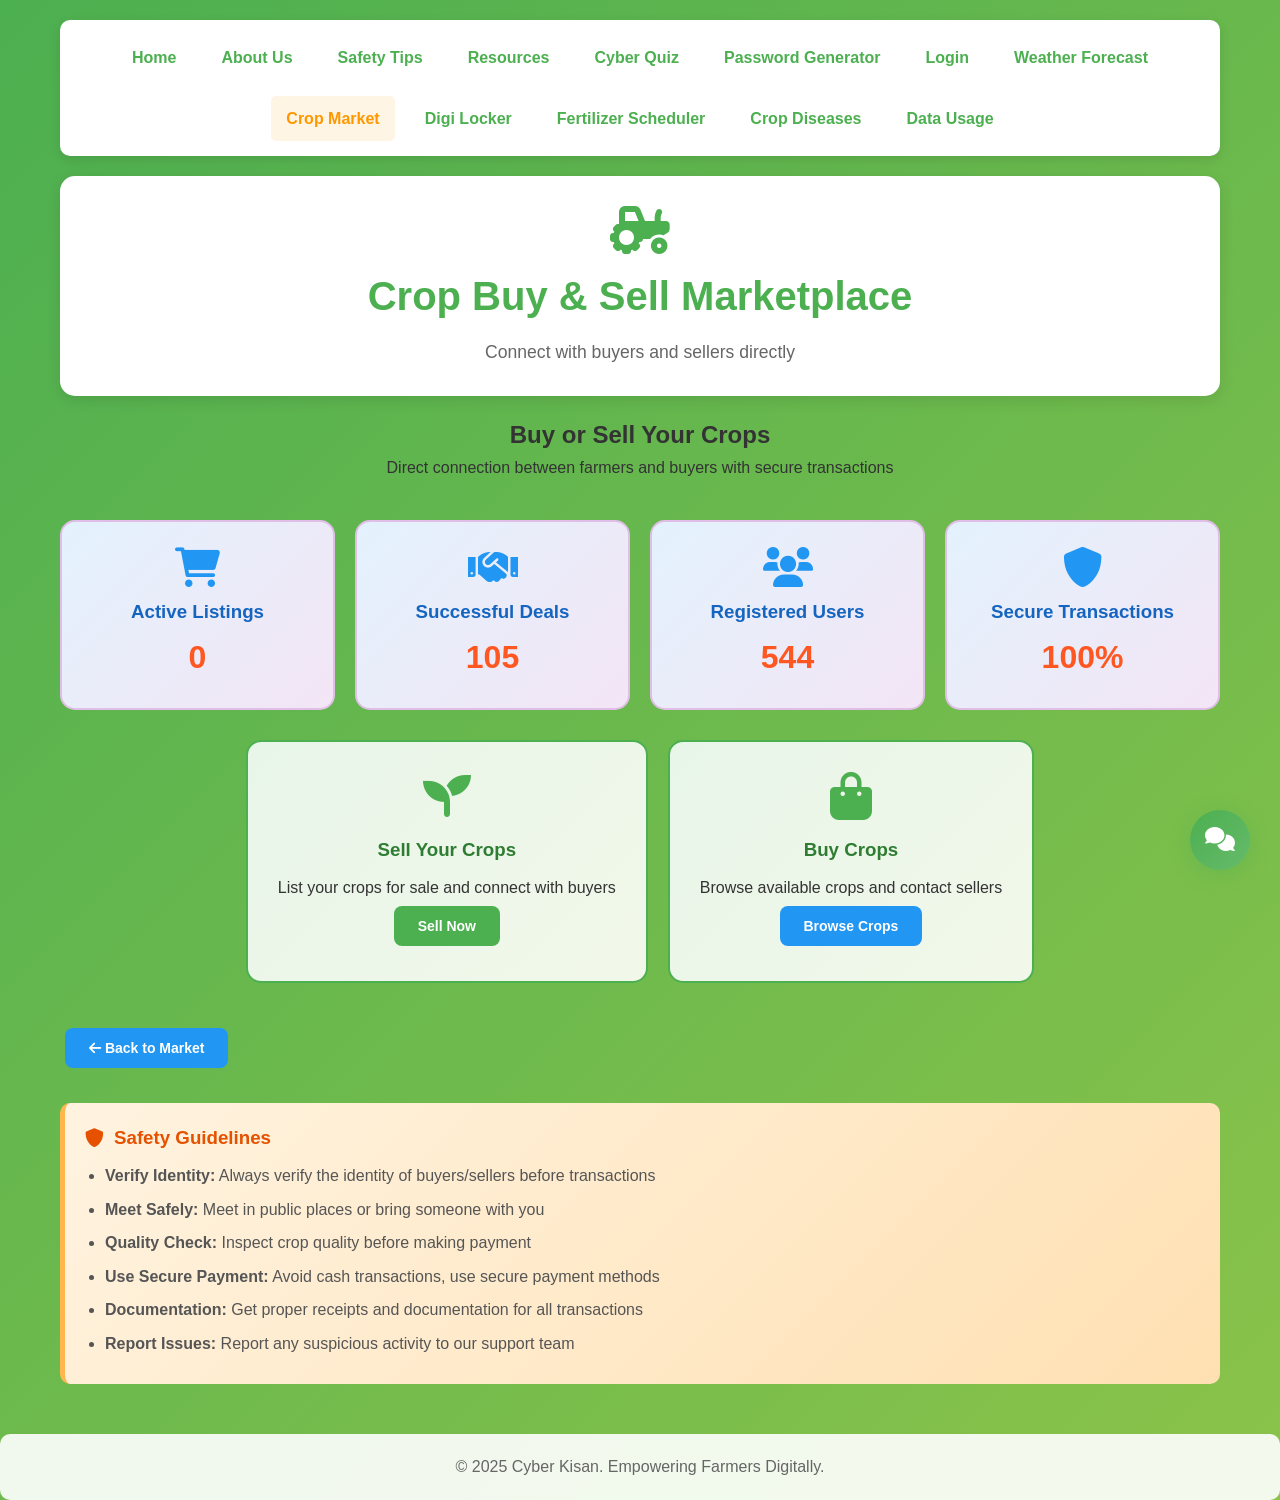
<file: crop-market.html>
<!DOCTYPE html>
<html lang="en">

<head>
    <meta charset="UTF-8">
    <meta name="viewport" content="width=device-width, initial-scale=1.0">
    <title>Crop Market - Cyber Kissan</title>
    <link rel="stylesheet" href="https://cdnjs.cloudflare.com/ajax/libs/font-awesome/6.0.0/css/all.min.css">
    <link rel="stylesheet" href="cyber-kissan-common.css">
    <style>
        .market-container {
            max-width: 1200px;
            margin: 0 auto;
        }

        .market-header {
            text-align: center;
            margin-bottom: 40px;
        }

        .market-actions {
            display: flex;
            justify-content: center;
            gap: 20px;
            margin-bottom: 40px;
            flex-wrap: wrap;
        }

        .action-card {
            background: linear-gradient(135deg, #E8F5E9, #F1F8E9);
            padding: 30px;
            border-radius: 15px;
            text-align: center;
            cursor: pointer;
            transition: all 0.3s ease;
            border: 2px solid #4CAF50;
            min-width: 250px;
        }

        .action-card:hover {
            transform: translateY(-5px);
            box-shadow: 0 10px 30px rgba(0, 0, 0, 0.15);
        }

        .action-card i {
            font-size: 3em;
            color: #4CAF50;
            margin-bottom: 15px;
        }

        .action-card h3 {
            color: #2E7D32;
            margin-bottom: 10px;
        }

        .form-section {
            background: white;
            padding: 30px;
            border-radius: 15px;
            margin-bottom: 30px;
            box-shadow: 0 4px 15px rgba(0, 0, 0, 0.1);
            display: none;
        }

        .form-section.active {
            display: block;
            animation: fadeIn 0.5s ease-in;
        }

        @keyframes fadeIn {
            from {
                opacity: 0;
                transform: translateY(20px);
            }

            to {
                opacity: 1;
                transform: translateY(0);
            }
        }

        .form-group {
            margin-bottom: 20px;
        }

        .form-group label {
            display: block;
            margin-bottom: 8px;
            font-weight: 500;
            color: #333;
        }

        .form-control {
            width: 100%;
            padding: 12px;
            border: 2px solid #4CAF50;
            border-radius: 8px;
            font-size: 16px;
            transition: all 0.3s ease;
        }

        .form-control:focus {
            border-color: #FF9800;
            outline: none;
            box-shadow: 0 0 10px rgba(255, 152, 0, 0.3);
        }

        .form-row {
            display: grid;
            grid-template-columns: 1fr 1fr;
            gap: 20px;
        }

        .crop-listings {
            display: grid;
            grid-template-columns: repeat(auto-fill, minmax(300px, 1fr));
            gap: 25px;
            margin-top: 30px;
        }

        .crop-card {
            background: white;
            border-radius: 15px;
            overflow: hidden;
            box-shadow: 0 4px 15px rgba(0, 0, 0, 0.1);
            transition: all 0.3s ease;
        }

        .crop-card:hover {
            transform: translateY(-5px);
            box-shadow: 0 8px 25px rgba(0, 0, 0, 0.15);
        }

        .crop-image {
            width: 100%;
            height: 200px;
            background: linear-gradient(45deg, #4CAF50, #66BB6A);
            display: flex;
            align-items: center;
            justify-content: center;
            color: white;
            font-size: 3em;
        }

        .crop-details {
            padding: 20px;
        }

        .crop-title {
            color: #2E7D32;
            margin-bottom: 10px;
            font-size: 1.3em;
        }

        .crop-price {
            color: #FF5722;
            font-size: 1.5em;
            font-weight: bold;
            margin-bottom: 10px;
        }

        .crop-info {
            display: grid;
            grid-template-columns: 1fr 1fr;
            gap: 15px;
            margin: 15px 0;
        }

        .info-item {
            display: flex;
            align-items: center;
            gap: 8px;
            color: #666;
            font-size: 14px;
        }

        .info-item i {
            color: #2196F3;
        }

        .contact-seller {
            background: linear-gradient(45deg, #2196F3, #42A5F5);
            color: white;
            border: none;
            padding: 12px 20px;
            border-radius: 8px;
            cursor: pointer;
            width: 100%;
            font-weight: bold;
            transition: all 0.3s ease;
        }

        .contact-seller:hover {
            background: linear-gradient(45deg, #1976D2, #1E88E5);
            transform: translateY(-2px);
        }

        .market-stats {
            display: grid;
            grid-template-columns: repeat(auto-fit, minmax(200px, 1fr));
            gap: 20px;
            margin-bottom: 30px;
        }

        .stat-card {
            background: linear-gradient(135deg, #E3F2FD, #F3E5F5);
            padding: 25px;
            border-radius: 15px;
            text-align: center;
            border: 2px solid #E1BEE7;
        }

        .stat-card i {
            font-size: 2.5em;
            color: #2196F3;
            margin-bottom: 10px;
        }

        .stat-card h3 {
            color: #1565C0;
            margin-bottom: 5px;
        }

        .stat-value {
            font-size: 2em;
            font-weight: bold;
            color: #FF5722;
        }

        .search-filters {
            background: white;
            padding: 25px;
            border-radius: 15px;
            margin-bottom: 30px;
            box-shadow: 0 4px 15px rgba(0, 0, 0, 0.1);
        }

        .search-filters h3 {
            color: #4CAF50;
            margin-bottom: 20px;
        }

        .filter-row {
            display: grid;
            grid-template-columns: repeat(auto-fit, minmax(200px, 1fr));
            gap: 20px;
            margin-bottom: 20px;
        }

        .no-results {
            text-align: center;
            padding: 60px 20px;
            color: #666;
        }

        .no-results i {
            font-size: 4em;
            color: #ccc;
            margin-bottom: 20px;
        }

        .safety-notice {
            background: linear-gradient(135deg, #FFF3E0, #FFE0B2);
            padding: 20px;
            border-radius: 10px;
            border-left: 5px solid #FFB74D;
            margin-top: 30px;
        }

        .safety-notice h3 {
            color: #E65100;
            margin-bottom: 10px;
            display: flex;
            align-items: center;
            gap: 10px;
        }

        .safety-notice ul {
            margin: 0;
            padding-left: 20px;
        }

        .safety-notice li {
            margin-bottom: 8px;
            color: #555;
        }

        .loading-overlay {
            position: fixed;
            top: 0;
            left: 0;
            width: 100%;
            height: 100%;
            background: rgba(0, 0, 0, 0.5);
            display: none;
            align-items: center;
            justify-content: center;
            z-index: 9999;
        }

        .loading-spinner {
            background: white;
            padding: 30px;
            border-radius: 15px;
            text-align: center;
        }

        .loading-spinner i {
            font-size: 3em;
            color: #4CAF50;
            animation: spin 1s linear infinite;
        }

        @keyframes spin {
            from {
                transform: rotate(0deg);
            }

            to {
                transform: rotate(360deg);
            }
        }
    </style>
</head>

<body>
    <div class="container">
        <!-- Navigation Bar -->
        <nav class="nav">
            <ul>
                <li><a href="index.html">Home</a></li>
                <li><a href="about.html">About Us</a></li>
                <li><a href="tips.html">Safety Tips</a></li>
                <li><a href="resources.html">Resources</a></li>
                <li><a href="quiz.html">Cyber Quiz</a></li>
                <li><a href="password-generator.html">Password Generator</a></li>
                <li><a href="login.html">Login</a></li>
                <li><a href="weather.html">Weather Forecast</a></li>
                <li><a href="crop-market.html" class="active">Crop Market</a></li>
                <li><a href="digilocker.html">Digi Locker</a></li>
                <li><a href="fertilizer-scheduler.html">Fertilizer Scheduler</a></li>
                <li><a href="crop-diseases.html">Crop Diseases</a></li>
                <li><a href="data-usage.html">Data Usage</a></li>
            </ul>
        </nav>

        <header class="header">
            <i class="fas fa-tractor logo"></i>
            <h1>Crop Buy & Sell Marketplace</h1>
            <p>Connect with buyers and sellers directly</p>
        </header>

        <div class="market-container">
            <div class="market-header">
                <h2>Buy or Sell Your Crops</h2>
                <p>Direct connection between farmers and buyers with secure transactions</p>
            </div>

            <div class="market-stats">
                <div class="stat-card">
                    <i class="fas fa-shopping-cart"></i>
                    <h3>Active Listings</h3>
                    <div class="stat-value" id="active-listings">0</div>
                </div>
                <div class="stat-card">
                    <i class="fas fa-handshake"></i>
                    <h3>Successful Deals</h3>
                    <div class="stat-value" id="successful-deals">0</div>
                </div>
                <div class="stat-card">
                    <i class="fas fa-users"></i>
                    <h3>Registered Users</h3>
                    <div class="stat-value" id="registered-users">0</div>
                </div>
                <div class="stat-card">
                    <i class="fas fa-shield-alt"></i>
                    <h3>Secure Transactions</h3>
                    <div class="stat-value" id="secure-transactions">100%</div>
                </div>
            </div>

            <div class="market-actions">
                <div class="action-card" onclick="showSellForm()">
                    <i class="fas fa-seedling"></i>
                    <h3>Sell Your Crops</h3>
                    <p>List your crops for sale and connect with buyers</p>
                    <button class="btn btn-primary">Sell Now</button>
                </div>
                <div class="action-card" onclick="showBuyForm()">
                    <i class="fas fa-shopping-bag"></i>
                    <h3>Buy Crops</h3>
                    <p>Browse available crops and contact sellers</p>
                    <button class="btn btn-secondary">Browse Crops</button>
                </div>
            </div>

            <!-- Sell Form Section -->
            <div id="sell-form" class="form-section">
                <h3><i class="fas fa-plus-circle"></i> Add Your Crop for Sale</h3>
                <form onsubmit="submitSellForm(event)">
                    <div class="form-row">
                        <div class="form-group">
                            <label><i class="fas fa-seedling"></i> Crop Type</label>
                            <select class="form-control" required>
                                <option value="">Select Crop</option>
                                <option value="wheat">Wheat</option>
                                <option value="rice">Rice</option>
                                <option value="cotton">Cotton</option>
                                <option value="sugarcane">Sugarcane</option>
                                <option value="pulses">Pulses</option>
                                <option value="oilseeds">Oilseeds</option>
                                <option value="millets">Millets</option>
                                <option value="vegetables">Vegetables</option>
                                <option value="fruits">Fruits</option>
                            </select>
                        </div>
                        <div class="form-group">
                            <label><i class="fas fa-weight"></i> Quantity (in quintals)</label>
                            <input type="number" class="form-control" placeholder="e.g., 50" min="1" required>
                        </div>
                    </div>

                    <div class="form-row">
                        <div class="form-group">
                            <label><i class="fas fa-rupee-sign"></i> Expected Price (per quintal)</label>
                            <input type="number" class="form-control" placeholder="e.g., 2500" min="1" required>
                        </div>
                        <div class="form-group">
                            <label><i class="fas fa-map-marker-alt"></i> Location</label>
                            <input type="text" class="form-control" placeholder="Your village/district" required>
                        </div>
                    </div>

                    <div class="form-group">
                        <label><i class="fas fa-info-circle"></i> Additional Details</label>
                        <textarea class="form-control" rows="3"
                            placeholder="Quality, packaging, delivery terms, etc."></textarea>
                    </div>

                    <div class="form-group">
                        <label><i class="fas fa-phone"></i> Contact Number</label>
                        <input type="tel" class="form-control" placeholder="Your contact number" required>
                    </div>

                    <button type="submit" class="btn btn-primary">
                        <i class="fas fa-upload"></i> Post Crop for Sale
                    </button>

                    <button type="button" class="btn btn-secondary" onclick="hideForms()">
                        <i class="fas fa-times"></i> Cancel
                    </button>
                </form>
            </div>

            <!-- Buy/Browse Section -->
            <div id="buy-section" class="form-section">
                <div class="search-filters">
                    <h3><i class="fas fa-filter"></i> Filter Crops</h3>
                    <div class="filter-row">
                        <div class="form-group">
                            <label>Crop Type</label>
                            <select class="form-control" id="filter-crop">
                                <option value="">All Crops</option>
                                <option value="wheat">Wheat</option>
                                <option value="rice">Rice</option>
                                <option value="cotton">Cotton</option>
                                <option value="sugarcane">Sugarcane</option>
                                <option value="pulses">Pulses</option>
                                <option value="oilseeds">Oilseeds</option>
                                <option value="millets">Millets</option>
                                <option value="vegetables">Vegetables</option>
                                <option value="fruits">Fruits</option>
                            </select>
                        </div>
                        <div class="form-group">
                            <label>Location</label>
                            <input type="text" class="form-control" id="filter-location" placeholder="Enter location">
                        </div>
                        <div class="form-group">
                            <label>Price Range</label>
                            <select class="form-control" id="filter-price">
                                <option value="">Any Price</option>
                                <option value="0-2000">₹0 - ₹2000/quintal</option>
                                <option value="2000-5000">₹2000 - ₹5000/quintal</option>
                                <option value="5000-10000">₹5000 - ₹10000/quintal</option>
                                <option value="10000+">₹10000+/quintal</option>
                            </select>
                        </div>
                    </div>
                    <button class="btn btn-primary" onclick="applyFilters()">
                        <i class="fas fa-search"></i> Apply Filters
                    </button>
                    <button class="btn btn-secondary" onclick="resetFilters()">
                        <i class="fas fa-refresh"></i> Reset
                    </button>
                </div>

                <div class="crop-listings" id="crop-listings">
                    <!-- Sample listings -->
                    <div class="crop-card">
                        <div class="crop-image">
                            <i class="fas fa-wheat-awn"></i>
                        </div>
                        <div class="crop-details">
                            <h3 class="crop-title">Premium Wheat</h3>
                            <div class="crop-price">₹2,800/quintal</div>
                            <div class="crop-info">
                                <div class="info-item">
                                    <i class="fas fa-weight"></i>
                                    <span>50 quintals</span>
                                </div>
                                <div class="info-item">
                                    <i class="fas fa-map-marker-alt"></i>
                                    <span>Pune, Maharashtra</span>
                                </div>
                                <div class="info-item">
                                    <i class="fas fa-star"></i>
                                    <span>Premium Quality</span>
                                </div>
                                <div class="info-item">
                                    <i class="fas fa-calendar"></i>
                                    <span>Posted 2 days ago</span>
                                </div>
                            </div>
                            <button class="contact-seller"
                                onclick="contactSeller('wheat-premium', 'Premium Wheat', '₹2,800/quintal')">
                                <i class="fas fa-phone"></i> Contact Seller
                            </button>
                        </div>
                    </div>

                    <div class="crop-card">
                        <div class="crop-image">
                            <i class="fas fa-seedling"></i>
                        </div>
                        <div class="crop-details">
                            <h3 class="crop-title">Organic Rice</h3>
                            <div class="crop-price">₹3,200/quintal</div>
                            <div class="crop-info">
                                <div class="info-item">
                                    <i class="fas fa-weight"></i>
                                    <span>30 quintals</span>
                                </div>
                                <div class="info-item">
                                    <i class="fas fa-map-marker-alt"></i>
                                    <span>Nashik, Maharashtra</span>
                                </div>
                                <div class="info-item">
                                    <i class="fas fa-leaf"></i>
                                    <span>Organic Certified</span>
                                </div>
                                <div class="info-item">
                                    <i class="fas fa-calendar"></i>
                                    <span>Posted 1 week ago</span>
                                </div>
                            </div>
                            <button class="contact-seller"
                                onclick="contactSeller('rice-organic', 'Organic Rice', '₹3,200/quintal')">
                                <i class="fas fa-phone"></i> Contact Seller
                            </button>
                        </div>
                    </div>

                    <div class="crop-card">
                        <div class="crop-image">
                            <i class="fas fa-cotton-boll"></i>
                        </div>
                        <div class="crop-details">
                            <h3 class="crop-title">Cotton Bales</h3>
                            <div class="crop-price">₹6,500/quintal</div>
                            <div class="crop-info">
                                <div class="info-item">
                                    <i class="fas fa-weight"></i>
                                    <span>100 quintals</span>
                                </div>
                                <div class="info-item">
                                    <i class="fas fa-map-marker-alt"></i>
                                    <span>Aurangabad, Maharashtra</span>
                                </div>
                                <div class="info-item">
                                    <i class="fas fa-award"></i>
                                    <span>Export Quality</span>
                                </div>
                                <div class="info-item">
                                    <i class="fas fa-calendar"></i>
                                    <span>Posted 3 days ago</span>
                                </div>
                            </div>
                            <button class="contact-seller"
                                onclick="contactSeller('cotton-bales', 'Cotton Bales', '₹6,500/quintal')">
                                <i class="fas fa-phone"></i> Contact Seller
                            </button>
                        </div>
                    </div>
                </div>

                <div class="no-results" id="no-results" style="display: none;">
                    <i class="fas fa-search"></i>
                    <h3>No crops found</h3>
                    <p>Try adjusting your filters or check back later for new listings.</p>
                </div>
            </div>

            <button class="btn btn-secondary" onclick="hideForms()">
                <i class="fas fa-arrow-left"></i> Back to Market
            </button>
        </div>

        <div class="safety-notice">
            <h3><i class="fas fa-shield-alt"></i> Safety Guidelines</h3>
            <ul>
                <li><strong>Verify Identity:</strong> Always verify the identity of buyers/sellers before transactions
                </li>
                <li><strong>Meet Safely:</strong> Meet in public places or bring someone with you</li>
                <li><strong>Quality Check:</strong> Inspect crop quality before making payment</li>
                <li><strong>Use Secure Payment:</strong> Avoid cash transactions, use secure payment methods</li>
                <li><strong>Documentation:</strong> Get proper receipts and documentation for all transactions</li>
                <li><strong>Report Issues:</strong> Report any suspicious activity to our support team</li>
            </ul>
        </div>
    </div>

    <div class="loading-overlay" id="loading-overlay">
        <div class="loading-spinner">
            <i class="fas fa-spinner"></i>
            <p>Processing...</p>
        </div>
    </div>

    <footer>
        <p>&copy; 2025 Cyber Kisan. Empowering Farmers Digitally.</p>
    </footer>

    <script src="chatbot.js"></script>
    <script>
        // Market Functions
        let currentListings = [];
        let filteredListings = [];

        function showSellForm() {
            document.getElementById('sell-form').classList.add('active');
            document.getElementById('buy-section').classList.remove('active');
            document.querySelector('.market-actions').style.display = 'none';
        }

        function showBuyForm() {
            document.getElementById('buy-section').classList.add('active');
            document.getElementById('sell-form').classList.remove('active');
            document.querySelector('.market-actions').style.display = 'none';
            loadCropListings();
        }

        function hideForms() {
            document.getElementById('sell-form').classList.remove('active');
            document.getElementById('buy-section').classList.remove('active');
            document.querySelector('.market-actions').style.display = 'flex';
        }

        function submitSellForm(event) {
            event.preventDefault();
            showLoading(true);

            // Simulate form submission
            setTimeout(() => {
                showLoading(false);
                alert('✅ Your crop has been successfully listed for sale!\n\nYou will receive inquiries from interested buyers via SMS/call.');
                hideForms();
            }, 2000);
        }

        function loadCropListings() {
            // Simulate loading listings
            showLoading(true);

            setTimeout(() => {
                currentListings = generateSampleListings();
                filteredListings = [...currentListings];
                displayListings(filteredListings);
                updateStats();
                showLoading(false);
            }, 1000);
        }

        function generateSampleListings() {
            const crops = [
                { name: 'Wheat', icon: 'fa-wheat-awn', price: 2800, quantity: 50, location: 'Pune, Maharashtra', quality: 'Premium', days: 2 },
                { name: 'Rice', icon: 'fa-seedling', price: 3200, quantity: 30, location: 'Nashik, Maharashtra', quality: 'Organic', days: 7 },
                { name: 'Cotton', icon: 'fa-cotton-boll', price: 6500, quantity: 100, location: 'Aurangabad, Maharashtra', quality: 'Export', days: 3 },
                { name: 'Sugarcane', icon: 'fa-candy-cane', price: 3500, quantity: 75, location: 'Kolhapur, Maharashtra', quality: 'High Grade', days: 5 },
                { name: 'Pulses', icon: 'fa-seedling', price: 4500, quantity: 40, location: 'Nagpur, Maharashtra', quality: 'Organic', days: 1 },
                { name: 'Oilseeds', icon: 'fa-oil-can', price: 5200, quantity: 60, location: 'Solapur, Maharashtra', quality: 'Premium', days: 4 }
            ];

            return crops.map((crop, index) => ({
                id: `crop-${index}`,
                ...crop,
                seller: `Farmer ${index + 1}`,
                contact: `+91 98${Math.floor(Math.random() * 100000000)}`
            }));
        }

        function displayListings(listings) {
            const container = document.getElementById('crop-listings');
            const noResults = document.getElementById('no-results');

            if (listings.length === 0) {
                container.innerHTML = '';
                noResults.style.display = 'block';
                return;
            }

            noResults.style.display = 'none';
            container.innerHTML = '';

            listings.forEach(listing => {
                const card = createListingCard(listing);
                container.appendChild(card);
            });
        }

        function createListingCard(listing) {
            const card = document.createElement('div');
            card.className = 'crop-card';
            card.innerHTML = `
                <div class="crop-image">
                    <i class="fas ${listing.icon}"></i>
                </div>
                <div class="crop-details">
                    <h3 class="crop-title">${listing.name}</h3>
                    <div class="crop-price">₹${listing.price.toLocaleString()}/quintal</div>
                    <div class="crop-info">
                        <div class="info-item">
                            <i class="fas fa-weight"></i>
                            <span>${listing.quantity} quintals</span>
                        </div>
                        <div class="info-item">
                            <i class="fas fa-map-marker-alt"></i>
                            <span>${listing.location}</span>
                        </div>
                        <div class="info-item">
                            <i class="fas fa-star"></i>
                            <span>${listing.quality} Quality</span>
                        </div>
                        <div class="info-item">
                            <i class="fas fa-calendar"></i>
                            <span>Posted ${listing.days} days ago</span>
                        </div>
                    </div>
                    <button class="contact-seller" onclick="contactSeller('${listing.id}', '${listing.name}', '₹${listing.price}/quintal')">
                        <i class="fas fa-phone"></i> Contact Seller
                    </button>
                </div>
            `;
            return card;
        }

        function applyFilters() {
            const cropFilter = document.getElementById('filter-crop').value;
            const locationFilter = document.getElementById('filter-location').value.toLowerCase();
            const priceFilter = document.getElementById('filter-price').value;

            filteredListings = currentListings.filter(listing => {
                let matches = true;

                if (cropFilter && listing.name.toLowerCase() !== cropFilter.toLowerCase()) {
                    matches = false;
                }

                if (locationFilter && !listing.location.toLowerCase().includes(locationFilter)) {
                    matches = false;
                }

                if (priceFilter) {
                    const [min, max] = priceFilter.split('-').map(p => parseInt(p.replace(/[^0-9]/g, '')));
                    if (max && listing.price > max) matches = false;
                    if (min && listing.price < min) matches = false;
                    if (priceFilter.includes('+') && listing.price < 10000) matches = false;
                }

                return matches;
            });

            displayListings(filteredListings);
        }

        function resetFilters() {
            document.getElementById('filter-crop').value = '';
            document.getElementById('filter-location').value = '';
            document.getElementById('filter-price').value = '';
            displayListings(currentListings);
        }

        function contactSeller(listingId, cropName, price) {
            const listing = currentListings.find(l => l.id === listingId);
            if (listing) {
                alert(`Contact Details:\n\nCrop: ${cropName}\nPrice: ${price}\nLocation: ${listing.location}\n\nSeller Contact: ${listing.contact}\n\nPlease verify the seller's identity before making any transactions.`);
            }
        }

        function updateStats() {
            document.getElementById('active-listings').textContent = currentListings.length;
            document.getElementById('successful-deals').textContent = Math.floor(Math.random() * 100) + 50;
            document.getElementById('registered-users').textContent = Math.floor(Math.random() * 500) + 200;
        }

        function showLoading(show) {
            document.getElementById('loading-overlay').style.display = show ? 'flex' : 'none';
        }

        // Initialize page
        window.addEventListener('load', function () {
            updateStats();
            hideForms();
        });
    </script>
</body>

</html>
</file>
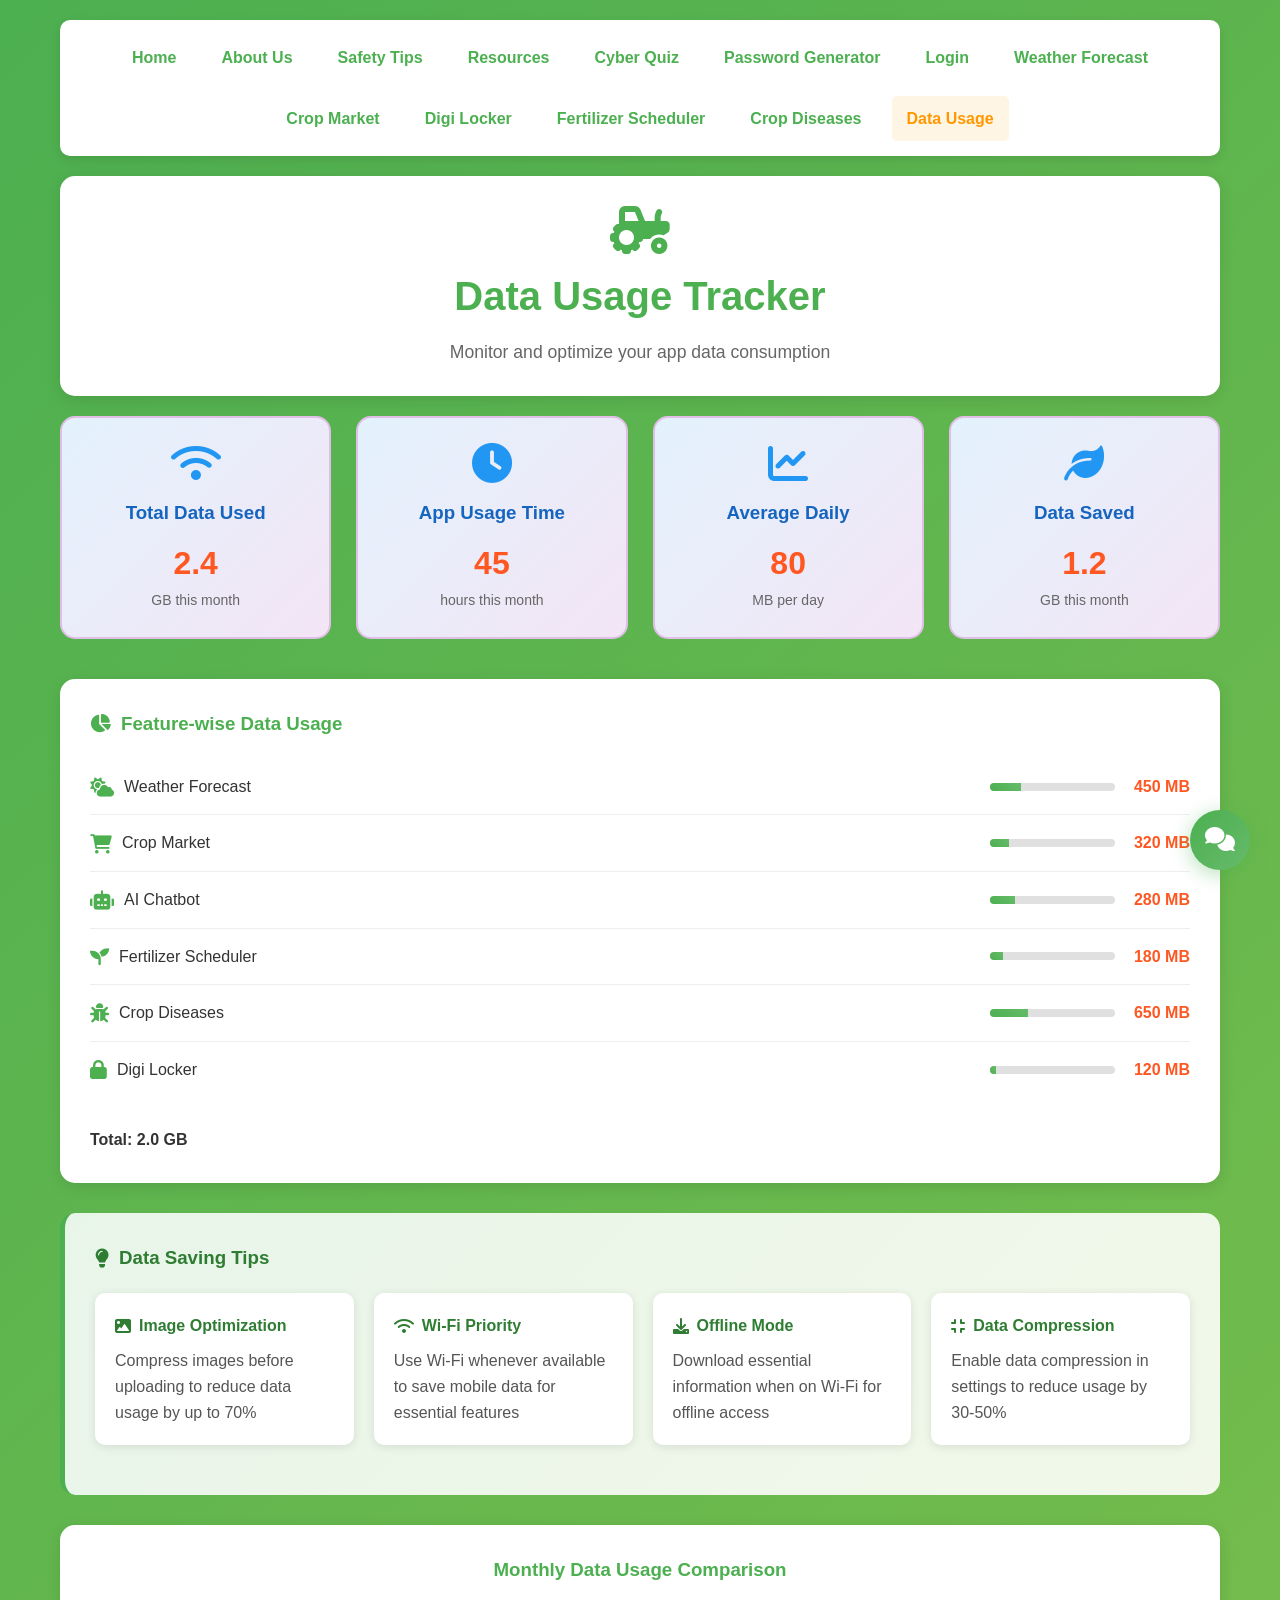
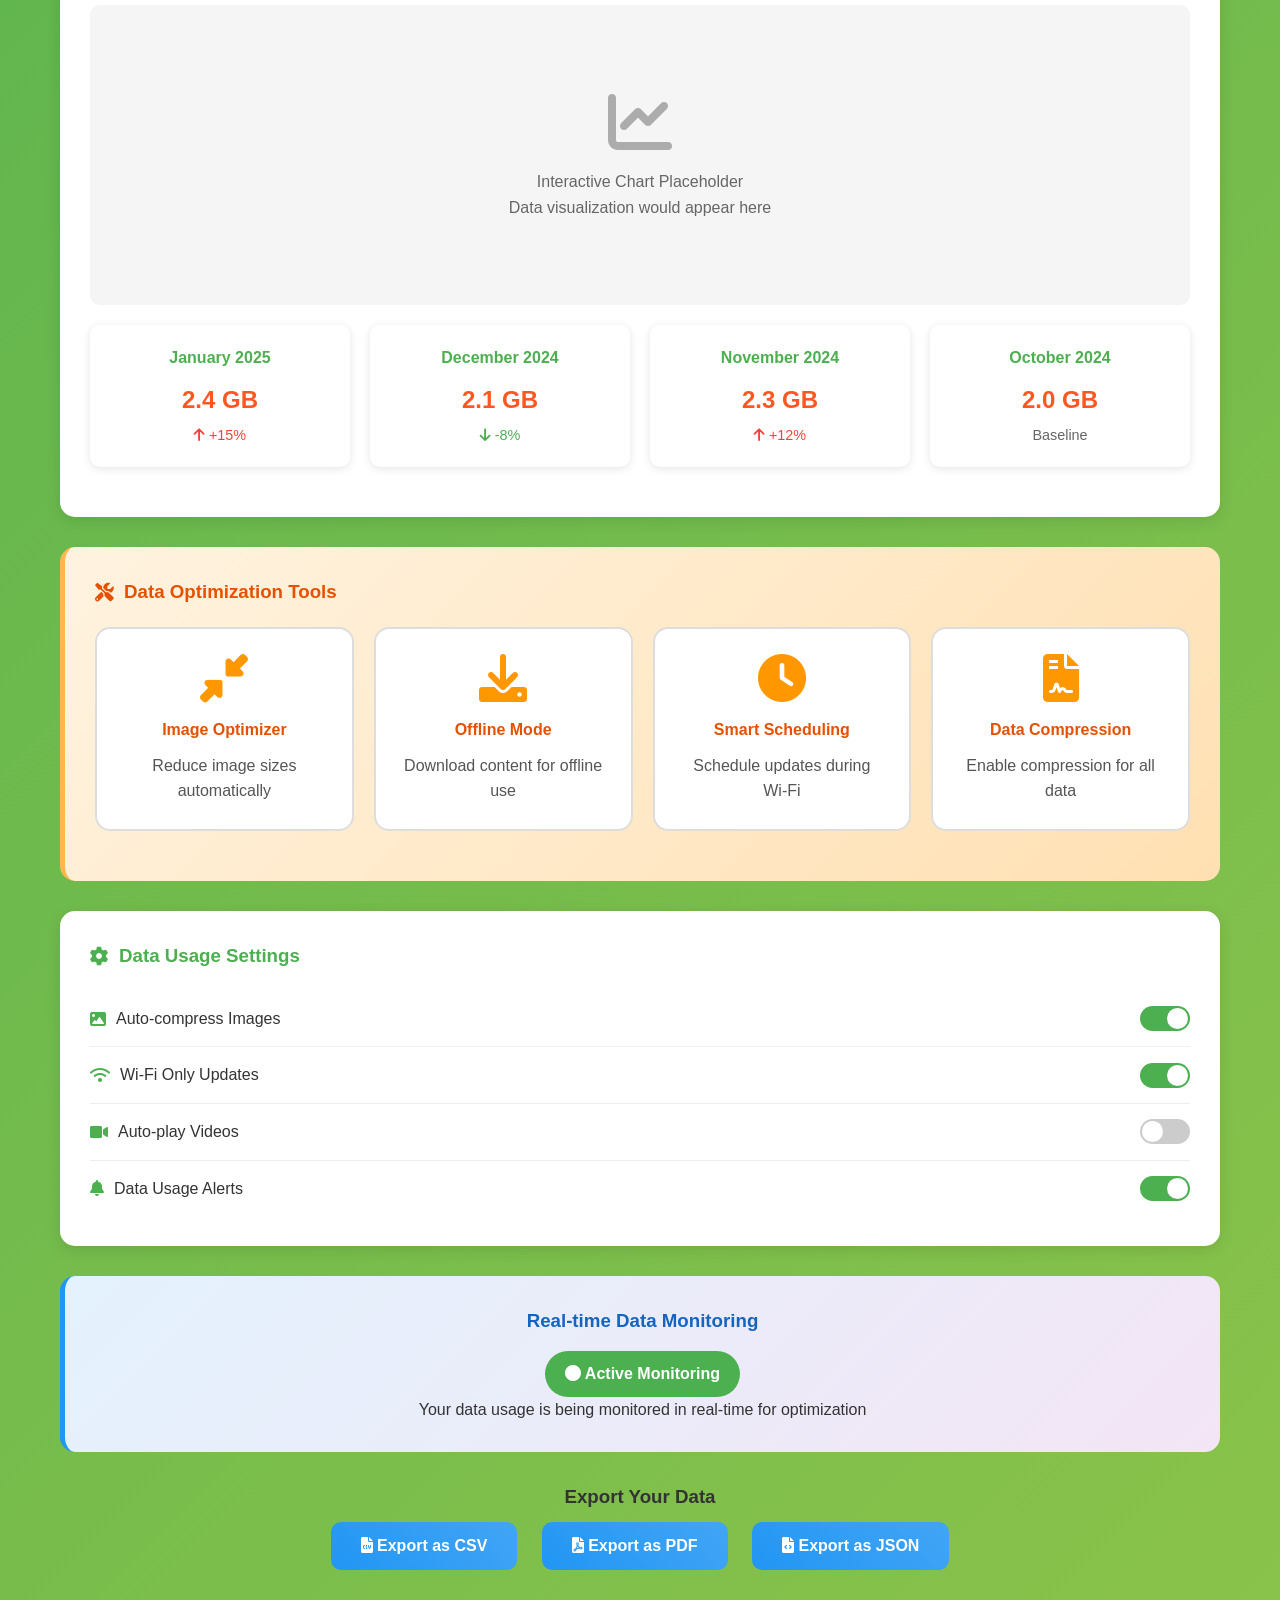
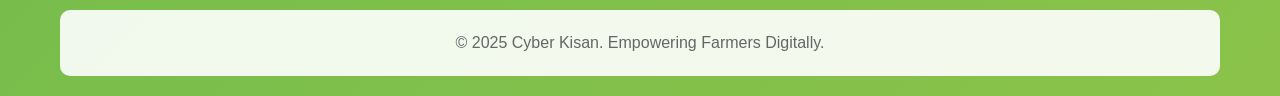
<file: data-usage.html>
<!DOCTYPE html>
<html lang="en">

<head>
    <meta charset="UTF-8">
    <meta name="viewport" content="width=device-width, initial-scale=1.0">
    <title>Data Usage - Cyber Kissan</title>
    <link rel="stylesheet" href="https://cdnjs.cloudflare.com/ajax/libs/font-awesome/6.0.0/css/all.min.css">
    <link rel="stylesheet" href="cyber-kissan-common.css">
    <style>
        .data-container {
            max-width: 1200px;
            margin: 0 auto;
        }

        .data-header {
            text-align: center;
            margin-bottom: 40px;
        }

        .usage-overview {
            display: grid;
            grid-template-columns: repeat(auto-fit, minmax(250px, 1fr));
            gap: 25px;
            margin-bottom: 40px;
        }

        .usage-card {
            background: linear-gradient(135deg, #E3F2FD, #F3E5F5);
            padding: 25px;
            border-radius: 15px;
            text-align: center;
            border: 2px solid #E1BEE7;
        }

        .usage-card i {
            font-size: 2.5em;
            color: #2196F3;
            margin-bottom: 15px;
        }

        .usage-card h3 {
            color: #1565C0;
            margin-bottom: 10px;
        }

        .usage-value {
            font-size: 2em;
            font-weight: bold;
            color: #FF5722;
        }

        .usage-unit {
            color: #666;
            font-size: 14px;
        }

        .data-breakdown {
            background: white;
            padding: 30px;
            border-radius: 15px;
            margin-bottom: 30px;
            box-shadow: 0 4px 15px rgba(0, 0, 0, 0.1);
        }

        .data-breakdown h3 {
            color: #4CAF50;
            margin-bottom: 20px;
            display: flex;
            align-items: center;
            gap: 10px;
        }

        .feature-usage {
            margin-bottom: 30px;
        }

        .feature-item {
            display: flex;
            justify-content: space-between;
            align-items: center;
            padding: 15px 0;
            border-bottom: 1px solid #eee;
        }

        .feature-item:last-child {
            border-bottom: none;
        }

        .feature-name {
            display: flex;
            align-items: center;
            gap: 10px;
            color: #333;
            font-weight: 500;
        }

        .feature-name i {
            color: #4CAF50;
            font-size: 1.2em;
        }

        .feature-usage-bar {
            display: flex;
            align-items: center;
            gap: 15px;
            min-width: 200px;
        }

        .usage-progress {
            flex: 1;
            height: 8px;
            background: #e0e0e0;
            border-radius: 4px;
            overflow: hidden;
        }

        .usage-progress-bar {
            height: 100%;
            background: linear-gradient(45deg, #4CAF50, #66BB6A);
            transition: width 0.3s ease;
        }

        .usage-amount {
            font-weight: bold;
            color: #FF5722;
            min-width: 60px;
            text-align: right;
        }

        .data-saving-tips {
            background: linear-gradient(135deg, #E8F5E9, #F1F8E9);
            padding: 30px;
            border-radius: 15px;
            margin: 30px 0;
            border-left: 5px solid #4CAF50;
        }

        .data-saving-tips h3 {
            color: #2E7D32;
            margin-bottom: 20px;
            display: flex;
            align-items: center;
            gap: 10px;
        }

        .saving-tips-grid {
            display: grid;
            grid-template-columns: repeat(auto-fit, minmax(250px, 1fr));
            gap: 20px;
            margin: 20px 0;
        }

        .saving-tip {
            background: white;
            padding: 20px;
            border-radius: 10px;
            box-shadow: 0 2px 10px rgba(0, 0, 0, 0.1);
        }

        .saving-tip h4 {
            color: #2E7D32;
            margin-bottom: 10px;
            display: flex;
            align-items: center;
            gap: 8px;
        }

        .saving-tip p {
            color: #555;
            margin: 0;
        }

        .data-comparison {
            background: white;
            padding: 30px;
            border-radius: 15px;
            margin: 30px 0;
            box-shadow: 0 4px 15px rgba(0, 0, 0, 0.1);
        }

        .data-comparison h3 {
            color: #4CAF50;
            margin-bottom: 20px;
            text-align: center;
        }

        .comparison-chart {
            height: 300px;
            background: #f5f5f5;
            border-radius: 10px;
            display: flex;
            align-items: center;
            justify-content: center;
            margin: 20px 0;
            position: relative;
        }

        .chart-placeholder {
            text-align: center;
            color: #666;
        }

        .chart-placeholder i {
            font-size: 4em;
            margin-bottom: 15px;
            opacity: 0.5;
        }

        .monthly-breakdown {
            display: grid;
            grid-template-columns: repeat(auto-fit, minmax(200px, 1fr));
            gap: 20px;
            margin: 20px 0;
        }

        .month-card {
            background: white;
            padding: 20px;
            border-radius: 10px;
            box-shadow: 0 2px 10px rgba(0, 0, 0, 0.1);
            text-align: center;
        }

        .month-card h4 {
            color: #4CAF50;
            margin-bottom: 10px;
        }

        .month-usage {
            font-size: 1.5em;
            font-weight: bold;
            color: #FF5722;
            margin-bottom: 5px;
        }

        .month-trend {
            font-size: 0.9em;
            color: #666;
        }

        .month-trend.up {
            color: #f44336;
        }

        .month-trend.down {
            color: #4CAF50;
        }

        .optimization-tools {
            background: linear-gradient(135deg, #FFF3E0, #FFE0B2);
            padding: 30px;
            border-radius: 15px;
            margin: 30px 0;
            border-left: 5px solid #FFB74D;
        }

        .optimization-tools h3 {
            color: #E65100;
            margin-bottom: 20px;
            display: flex;
            align-items: center;
            gap: 10px;
        }

        .tool-grid {
            display: grid;
            grid-template-columns: repeat(auto-fit, minmax(250px, 1fr));
            gap: 20px;
            margin: 20px 0;
        }

        .tool-card {
            background: white;
            padding: 25px;
            border-radius: 15px;
            text-align: center;
            cursor: pointer;
            transition: all 0.3s ease;
            border: 2px solid #ddd;
        }

        .tool-card:hover {
            border-color: #FF9800;
            transform: translateY(-5px);
            box-shadow: 0 8px 25px rgba(0, 0, 0, 0.15);
        }

        .tool-card i {
            font-size: 3em;
            color: #FF9800;
            margin-bottom: 15px;
        }

        .tool-card h4 {
            color: #E65100;
            margin-bottom: 10px;
        }

        .tool-card p {
            color: #555;
            margin: 0;
        }

        .settings-panel {
            background: white;
            padding: 30px;
            border-radius: 15px;
            margin: 30px 0;
            box-shadow: 0 4px 15px rgba(0, 0, 0, 0.1);
        }

        .settings-panel h3 {
            color: #4CAF50;
            margin-bottom: 20px;
            display: flex;
            align-items: center;
            gap: 10px;
        }

        .setting-item {
            display: flex;
            justify-content: space-between;
            align-items: center;
            padding: 15px 0;
            border-bottom: 1px solid #eee;
        }

        .setting-item:last-child {
            border-bottom: none;
        }

        .setting-label {
            display: flex;
            align-items: center;
            gap: 10px;
            color: #333;
            font-weight: 500;
        }

        .setting-label i {
            color: #4CAF50;
        }

        .setting-toggle {
            position: relative;
            width: 50px;
            height: 25px;
            background: #ccc;
            border-radius: 25px;
            cursor: pointer;
            transition: background 0.3s ease;
        }

        .setting-toggle.active {
            background: #4CAF50;
        }

        .setting-toggle::after {
            content: '';
            position: absolute;
            top: 2px;
            left: 2px;
            width: 21px;
            height: 21px;
            background: white;
            border-radius: 50%;
            transition: transform 0.3s ease;
        }

        .setting-toggle.active::after {
            transform: translateX(25px);
        }

        .real-time-monitor {
            background: linear-gradient(135deg, #E3F2FD, #F3E5F5);
            padding: 30px;
            border-radius: 15px;
            margin: 30px 0;
            text-align: center;
            border-left: 5px solid #2196F3;
        }

        .real-time-monitor h3 {
            color: #1565C0;
            margin-bottom: 15px;
        }

        .monitor-status {
            display: inline-block;
            background: #4CAF50;
            color: white;
            padding: 10px 20px;
            border-radius: 25px;
            font-weight: bold;
            animation: pulse 2s infinite;
        }

        @keyframes pulse {
            0% {
                opacity: 1;
            }

            50% {
                opacity: 0.7;
            }

            100% {
                opacity: 1;
            }
        }

        .data-export {
            text-align: center;
            margin: 30px 0;
        }

        .export-btn {
            background: linear-gradient(45deg, #2196F3, #42A5F5);
            color: white;
            border: none;
            padding: 15px 30px;
            border-radius: 10px;
            font-size: 16px;
            font-weight: bold;
            cursor: pointer;
            transition: all 0.3s ease;
            margin: 10px;
        }

        .export-btn:hover {
            background: linear-gradient(45deg, #1976D2, #1E88E5);
            transform: translateY(-2px);
            box-shadow: 0 6px 20px rgba(33, 150, 243, 0.4);
        }

        .loading-overlay {
            position: fixed;
            top: 0;
            left: 0;
            width: 100%;
            height: 100%;
            background: rgba(0, 0, 0, 0.5);
            display: none;
            align-items: center;
            justify-content: center;
            z-index: 9999;
        }

        .loading-content {
            background: white;
            padding: 30px;
            border-radius: 15px;
            text-align: center;
        }

        .loading-content i {
            font-size: 3em;
            color: #2196F3;
            animation: spin 1s linear infinite;
        }

        @keyframes spin {
            from {
                transform: rotate(0deg);
            }

            to {
                transform: rotate(360deg);
            }
        }

        .no-data {
            text-align: center;
            padding: 60px 20px;
            color: #666;
        }

        .no-data i {
            font-size: 4em;
            color: #ccc;
            margin-bottom: 20px;
        }
    </style>
</head>

<body>
    <div class="container">
        <!-- Navigation Bar -->
        <nav class="nav">
            <ul>
                <li><a href="index.html">Home</a></li>
                <li><a href="about.html">About Us</a></li>
                <li><a href="tips.html">Safety Tips</a></li>
                <li><a href="resources.html">Resources</a></li>
                <li><a href="quiz.html">Cyber Quiz</a></li>
                <li><a href="password-generator.html">Password Generator</a></li>
                <li><a href="login.html">Login</a></li>
                <li><a href="weather.html">Weather Forecast</a></li>
                <li><a href="crop-market.html">Crop Market</a></li>
                <li><a href="digilocker.html">Digi Locker</a></li>
                <li><a href="fertilizer-scheduler.html">Fertilizer Scheduler</a></li>
                <li><a href="crop-diseases.html">Crop Diseases</a></li>
                <li><a href="data-usage.html" class="active">Data Usage</a></li>
            </ul>
        </nav>

        <header class="header">
            <i class="fas fa-tractor logo"></i>
            <h1>Data Usage Tracker</h1>
            <p>Monitor and optimize your app data consumption</p>
        </header>

        <div class="data-container">
            <!-- Usage Overview -->
            <div class="usage-overview">
                <div class="usage-card">
                    <i class="fas fa-wifi"></i>
                    <h3>Total Data Used</h3>
                    <div class="usage-value" id="total-data">2.4</div>
                    <div class="usage-unit">GB this month</div>
                </div>
                <div class="usage-card">
                    <i class="fas fa-clock"></i>
                    <h3>App Usage Time</h3>
                    <div class="usage-value" id="total-time">45</div>
                    <div class="usage-unit">hours this month</div>
                </div>
                <div class="usage-card">
                    <i class="fas fa-chart-line"></i>
                    <h3>Average Daily</h3>
                    <div class="usage-value" id="daily-average">80</div>
                    <div class="usage-unit">MB per day</div>
                </div>
                <div class="usage-card">
                    <i class="fas fa-leaf"></i>
                    <h3>Data Saved</h3>
                    <div class="usage-value" id="data-saved">1.2</div>
                    <div class="usage-unit">GB this month</div>
                </div>
            </div>

            <!-- Data Breakdown -->
            <div class="data-breakdown">
                <h3><i class="fas fa-chart-pie"></i> Feature-wise Data Usage</h3>

                <div class="feature-usage">
                    <div class="feature-item">
                        <div class="feature-name">
                            <i class="fas fa-cloud-sun"></i>
                            <span>Weather Forecast</span>
                        </div>
                        <div class="feature-usage-bar">
                            <div class="usage-progress">
                                <div class="usage-progress-bar" style="width: 25%"></div>
                            </div>
                            <div class="usage-amount">450 MB</div>
                        </div>
                    </div>

                    <div class="feature-item">
                        <div class="feature-name">
                            <i class="fas fa-shopping-cart"></i>
                            <span>Crop Market</span>
                        </div>
                        <div class="feature-usage-bar">
                            <div class="usage-progress">
                                <div class="usage-progress-bar" style="width: 15%"></div>
                            </div>
                            <div class="usage-amount">320 MB</div>
                        </div>
                    </div>

                    <div class="feature-item">
                        <div class="feature-name">
                            <i class="fas fa-robot"></i>
                            <span>AI Chatbot</span>
                        </div>
                        <div class="feature-usage-bar">
                            <div class="usage-progress">
                                <div class="usage-progress-bar" style="width: 20%"></div>
                            </div>
                            <div class="usage-amount">280 MB</div>
                        </div>
                    </div>

                    <div class="feature-item">
                        <div class="feature-name">
                            <i class="fas fa-seedling"></i>
                            <span>Fertilizer Scheduler</span>
                        </div>
                        <div class="feature-usage-bar">
                            <div class="usage-progress">
                                <div class="usage-progress-bar" style="width: 10%"></div>
                            </div>
                            <div class="usage-amount">180 MB</div>
                        </div>
                    </div>

                    <div class="feature-item">
                        <div class="feature-name">
                            <i class="fas fa-bug"></i>
                            <span>Crop Diseases</span>
                        </div>
                        <div class="feature-usage-bar">
                            <div class="usage-progress">
                                <div class="usage-progress-bar" style="width: 30%"></div>
                            </div>
                            <div class="usage-amount">650 MB</div>
                        </div>
                    </div>

                    <div class="feature-item">
                        <div class="feature-name">
                            <i class="fas fa-lock"></i>
                            <span>Digi Locker</span>
                        </div>
                        <div class="feature-usage-bar">
                            <div class="usage-progress">
                                <div class="usage-progress-bar" style="width: 5%"></div>
                            </div>
                            <div class="usage-amount">120 MB</div>
                        </div>
                    </div>
                </div>

                <div class="total-usage">
                    <strong>Total: 2.0 GB</strong>
                </div>
            </div>

            <!-- Data Saving Tips -->
            <div class="data-saving-tips">
                <h3><i class="fas fa-lightbulb"></i> Data Saving Tips</h3>
                <div class="saving-tips-grid">
                    <div class="saving-tip">
                        <h4><i class="fas fa-image"></i> Image Optimization</h4>
                        <p>Compress images before uploading to reduce data usage by up to 70%</p>
                    </div>
                    <div class="saving-tip">
                        <h4><i class="fas fa-wifi"></i> Wi-Fi Priority</h4>
                        <p>Use Wi-Fi whenever available to save mobile data for essential features</p>
                    </div>
                    <div class="saving-tip">
                        <h4><i class="fas fa-download"></i> Offline Mode</h4>
                        <p>Download essential information when on Wi-Fi for offline access</p>
                    </div>
                    <div class="saving-tip">
                        <h4><i class="fas fa-compress"></i> Data Compression</h4>
                        <p>Enable data compression in settings to reduce usage by 30-50%</p>
                    </div>
                </div>
            </div>

            <!-- Data Comparison -->
            <div class="data-comparison">
                <h3>Monthly Data Usage Comparison</h3>
                <div class="comparison-chart">
                    <div class="chart-placeholder">
                        <i class="fas fa-chart-line"></i>
                        <p>Interactive Chart Placeholder</p>
                        <p>Data visualization would appear here</p>
                    </div>
                </div>

                <div class="monthly-breakdown">
                    <div class="month-card">
                        <h4>January 2025</h4>
                        <div class="month-usage">2.4 GB</div>
                        <div class="month-trend up">
                            <i class="fas fa-arrow-up"></i> +15%
                        </div>
                    </div>
                    <div class="month-card">
                        <h4>December 2024</h4>
                        <div class="month-usage">2.1 GB</div>
                        <div class="month-trend down">
                            <i class="fas fa-arrow-down"></i> -8%
                        </div>
                    </div>
                    <div class="month-card">
                        <h4>November 2024</h4>
                        <div class="month-usage">2.3 GB</div>
                        <div class="month-trend up">
                            <i class="fas fa-arrow-up"></i> +12%
                        </div>
                    </div>
                    <div class="month-card">
                        <h4>October 2024</h4>
                        <div class="month-usage">2.0 GB</div>
                        <div class="month-trend">Baseline</div>
                    </div>
                </div>
            </div>

            <!-- Optimization Tools -->
            <div class="optimization-tools">
                <h3><i class="fas fa-tools"></i> Data Optimization Tools</h3>
                <div class="tool-grid">
                    <div class="tool-card" onclick="optimizeImages()">
                        <i class="fas fa-compress-alt"></i>
                        <h4>Image Optimizer</h4>
                        <p>Reduce image sizes automatically</p>
                    </div>
                    <div class="tool-card" onclick="enableOfflineMode()">
                        <i class="fas fa-download"></i>
                        <h4>Offline Mode</h4>
                        <p>Download content for offline use</p>
                    </div>
                    <div class="tool-card" onclick="scheduleUpdates()">
                        <i class="fas fa-clock"></i>
                        <h4>Smart Scheduling</h4>
                        <p>Schedule updates during Wi-Fi</p>
                    </div>
                    <div class="tool-card" onclick="compressData()">
                        <i class="fas fa-file-contract"></i>
                        <h4>Data Compression</h4>
                        <p>Enable compression for all data</p>
                    </div>
                </div>
            </div>

            <!-- Settings Panel -->
            <div class="settings-panel">
                <h3><i class="fas fa-cog"></i> Data Usage Settings</h3>
                <div class="setting-item">
                    <div class="setting-label">
                        <i class="fas fa-image"></i>
                        <span>Auto-compress Images</span>
                    </div>
                    <div class="setting-toggle active" onclick="toggleSetting(this)"></div>
                </div>
                <div class="setting-item">
                    <div class="setting-label">
                        <i class="fas fa-wifi"></i>
                        <span>Wi-Fi Only Updates</span>
                    </div>
                    <div class="setting-toggle active" onclick="toggleSetting(this)"></div>
                </div>
                <div class="setting-item">
                    <div class="setting-label">
                        <i class="fas fa-video"></i>
                        <span>Auto-play Videos</span>
                    </div>
                    <div class="setting-toggle" onclick="toggleSetting(this)"></div>
                </div>
                <div class="setting-item">
                    <div class="setting-label">
                        <i class="fas fa-bell"></i>
                        <span>Data Usage Alerts</span>
                    </div>
                    <div class="setting-toggle active" onclick="toggleSetting(this)"></div>
                </div>
            </div>

            <!-- Real-time Monitor -->
            <div class="real-time-monitor">
                <h3>Real-time Data Monitoring</h3>
                <div class="monitor-status">
                    <i class="fas fa-circle"></i> Active Monitoring
                </div>
                <p>Your data usage is being monitored in real-time for optimization</p>
            </div>

            <!-- Data Export -->
            <div class="data-export">
                <h3>Export Your Data</h3>
                <button class="export-btn" onclick="exportData('csv')">
                    <i class="fas fa-file-csv"></i> Export as CSV
                </button>
                <button class="export-btn" onclick="exportData('pdf')">
                    <i class="fas fa-file-pdf"></i> Export as PDF
                </button>
                <button class="export-btn" onclick="exportData('json')">
                    <i class="fas fa-file-code"></i> Export as JSON
                </button>
            </div>
        </div>

        <footer>
            <p>&copy; 2025 Cyber Kisan. Empowering Farmers Digitally.</p>
        </footer>
    </div>

    <script src="chatbot.js"></script>
    <script>
        // Data Usage Functions
        function toggleSetting(toggle) {
            toggle.classList.toggle('active');

            // Get the setting name
            const settingText = toggle.parentElement.querySelector('.setting-label span').textContent;
            const isActive = toggle.classList.contains('active');

            console.log(`${settingText}: ${isActive ? 'ON' : 'OFF'}`);

            // Apply setting changes
            applySettingChanges(settingText, isActive);
        }

        function applySettingChanges(setting, isActive) {
            switch (setting) {
                case 'Auto-compress Images':
                    // Enable/disable image compression
                    console.log('Image compression:', isActive);
                    break;
                case 'Wi-Fi Only Updates':
                    // Enable/disable Wi-Fi only updates
                    console.log('Wi-Fi only updates:', isActive);
                    break;
                case 'Auto-play Videos':
                    // Enable/disable auto-play videos
                    console.log('Auto-play videos:', isActive);
                    break;
                case 'Data Usage Alerts':
                    // Enable/disable data usage alerts
                    console.log('Data usage alerts:', isActive);
                    break;
            }
        }

        function optimizeImages() {
            showLoading(true);
            setTimeout(() => {
                showLoading(false);
                alert('✅ Image optimization enabled!\n\nYour images will be automatically compressed to reduce data usage by 60-70%.');
            }, 1500);
        }

        function enableOfflineMode() {
            showLoading(true);
            setTimeout(() => {
                showLoading(false);
                alert('✅ Offline mode enabled!\n\nEssential content will be downloaded for offline access. This will use some data initially but save data later.');
            }, 2000);
        }

        function scheduleUpdates() {
            showLoading(true);
            setTimeout(() => {
                showLoading(false);
                alert('✅ Smart scheduling enabled!\n\nUpdates will be scheduled during Wi-Fi availability to save mobile data.');
            }, 1500);
        }

        function compressData() {
            showLoading(true);
            setTimeout(() => {
                showLoading(false);
                alert('✅ Data compression enabled!\n\nAll data will be compressed to reduce usage by 30-50%.');
            }, 1000);
        }

        function exportData(format) {
            showLoading(true);

            const data = {
                totalUsage: '2.4 GB',
                dailyAverage: '80 MB',
                featureUsage: {
                    'Weather Forecast': '450 MB',
                    'Crop Market': '320 MB',
                    'AI Chatbot': '280 MB',
                    'Fertilizer Scheduler': '180 MB',
                    'Crop Diseases': '650 MB',
                    'Digi Locker': '120 MB'
                },
                monthlyBreakdown: [
                    { month: 'January 2025', usage: '2.4 GB', trend: '+15%' },
                    { month: 'December 2024', usage: '2.1 GB', trend: '-8%' },
                    { month: 'November 2024', usage: '2.3 GB', trend: '+12%' },
                    { month: 'October 2024', usage: '2.0 GB', trend: 'Baseline' }
                ]
            };

            setTimeout(() => {
                showLoading(false);

                switch (format) {
                    case 'csv':
                        exportToCSV(data);
                        break;
                    case 'pdf':
                        exportToPDF(data);
                        break;
                    case 'json':
                        exportToJSON(data);
                        break;
                }
            }, 2000);
        }

        function exportToCSV(data) {
            let csv = 'Month,Usage,Trend\n';
            data.monthlyBreakdown.forEach(item => {
                csv += `${item.month},${item.usage},${item.trend}\n`;
            });

            const blob = new Blob([csv], { type: 'text/csv' });
            downloadFile(blob, 'data-usage-report.csv');
            alert('✅ CSV exported successfully!');
        }

        function exportToPDF(data) {
            // Simple PDF generation (in real implementation, use a PDF library)
            const content = `DATA USAGE REPORT
                =================

                Total Usage: ${data.totalUsage}
                Daily Average: ${data.dailyAverage}

                Feature Usage Breakdown:
                ${Object.entries(data.featureUsage).map(([feature, usage]) =>
                `${feature}: ${usage}`).join('\n')}

                Monthly Usage:
                ${data.monthlyBreakdown.map(item =>
                    `${item.month}: ${item.usage} (${item.trend})`).join('\n')}

                Generated by Cyber Kissan Data Usage Tracker`;

            const blob = new Blob([content], { type: 'text/plain' });
            downloadFile(blob, 'data-usage-report.txt');
            alert('✅ PDF exported successfully!');
        }

        function exportToJSON(data) {
            const json = JSON.stringify(data, null, 2);
            const blob = new Blob([json], { type: 'application/json' });
            downloadFile(blob, 'data-usage-report.json');
            alert('✅ JSON exported successfully!');
        }

        function downloadFile(blob, filename) {
            const url = URL.createObjectURL(blob);
            const a = document.createElement('a');
            a.href = url;
            a.download = filename;
            a.click();
            URL.revokeObjectURL(url);
        }

        function showLoading(show) {
            const overlay = document.getElementById('loading-overlay');
            overlay.style.display = show ? 'flex' : 'none';
        }

        // Initialize page
        window.addEventListener('load', function () {
            // Simulate real-time data updates
            setInterval(() => {
                updateRealTimeData();
            }, 5000);

            // Load initial data
            loadDataUsage();
        });

        function updateRealTimeData() {
            // Simulate small changes in data usage
            const totalData = document.getElementById('total-data');
            const currentValue = parseFloat(totalData.textContent);
            const newValue = (currentValue + Math.random() * 0.01).toFixed(2);
            totalData.textContent = newValue;
        }

        function loadDataUsage() {
            // Simulate loading data usage information
            console.log('Loading data usage information...');

            // In a real implementation, this would fetch data from:
            // 1. Local storage tracking
            // 2. API calls to backend
            // 3. Browser APIs for network monitoring

            // For demo purposes, showing static data
            setTimeout(() => {
                console.log('Data usage loaded successfully');
            }, 1000);
        }
    </script>
</body>

</html>
</file>
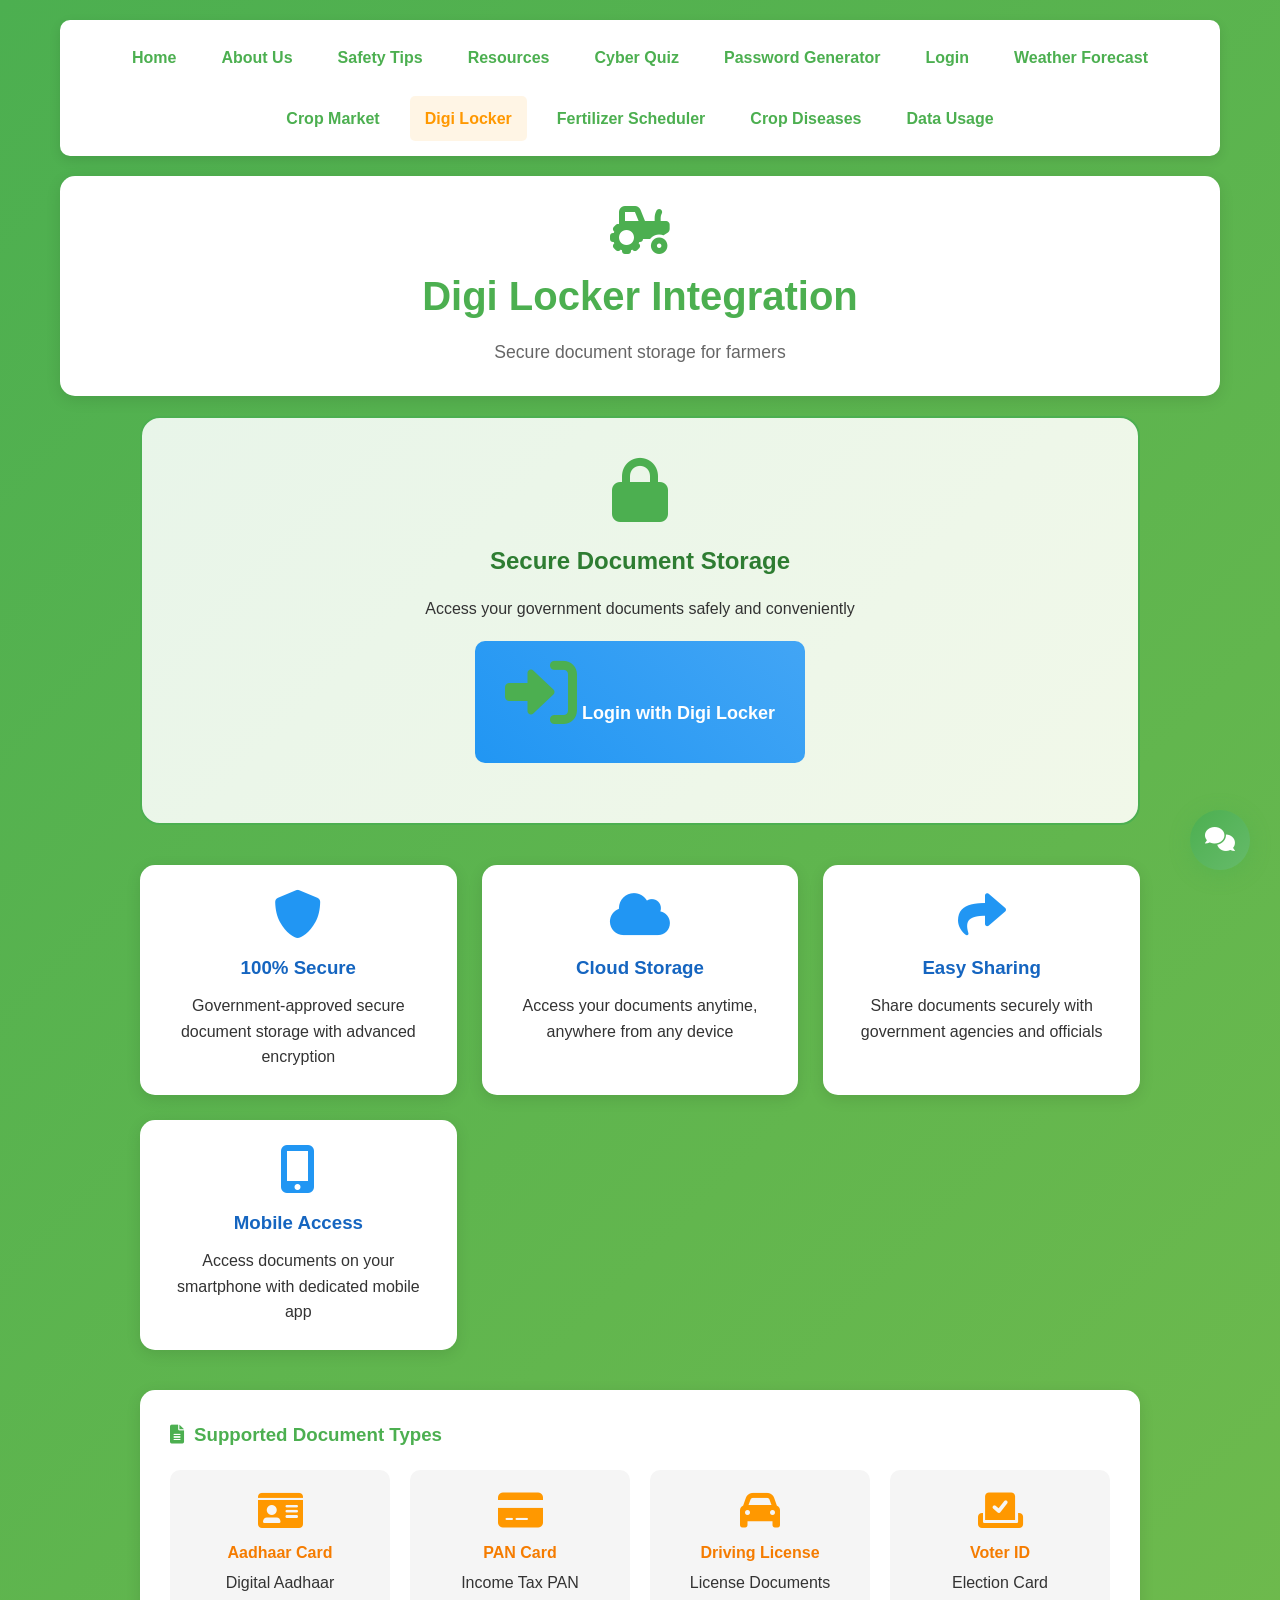
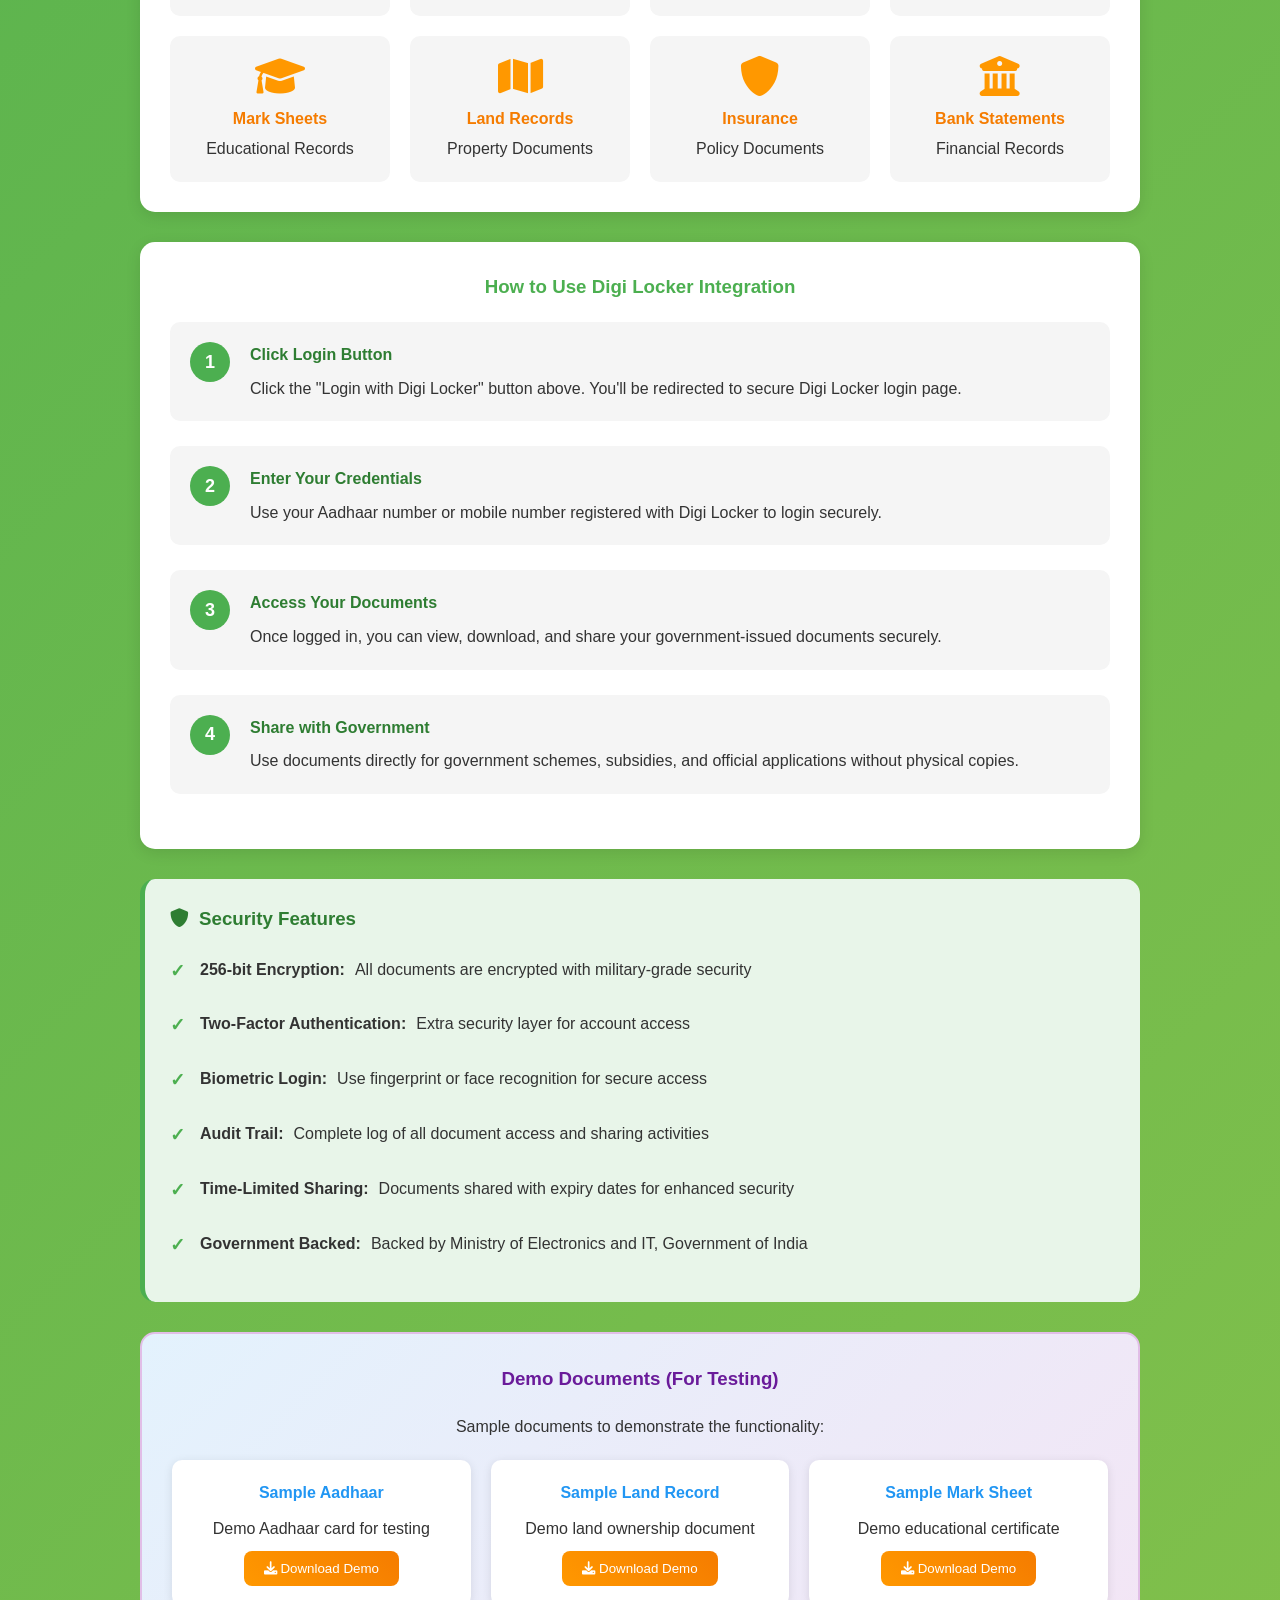
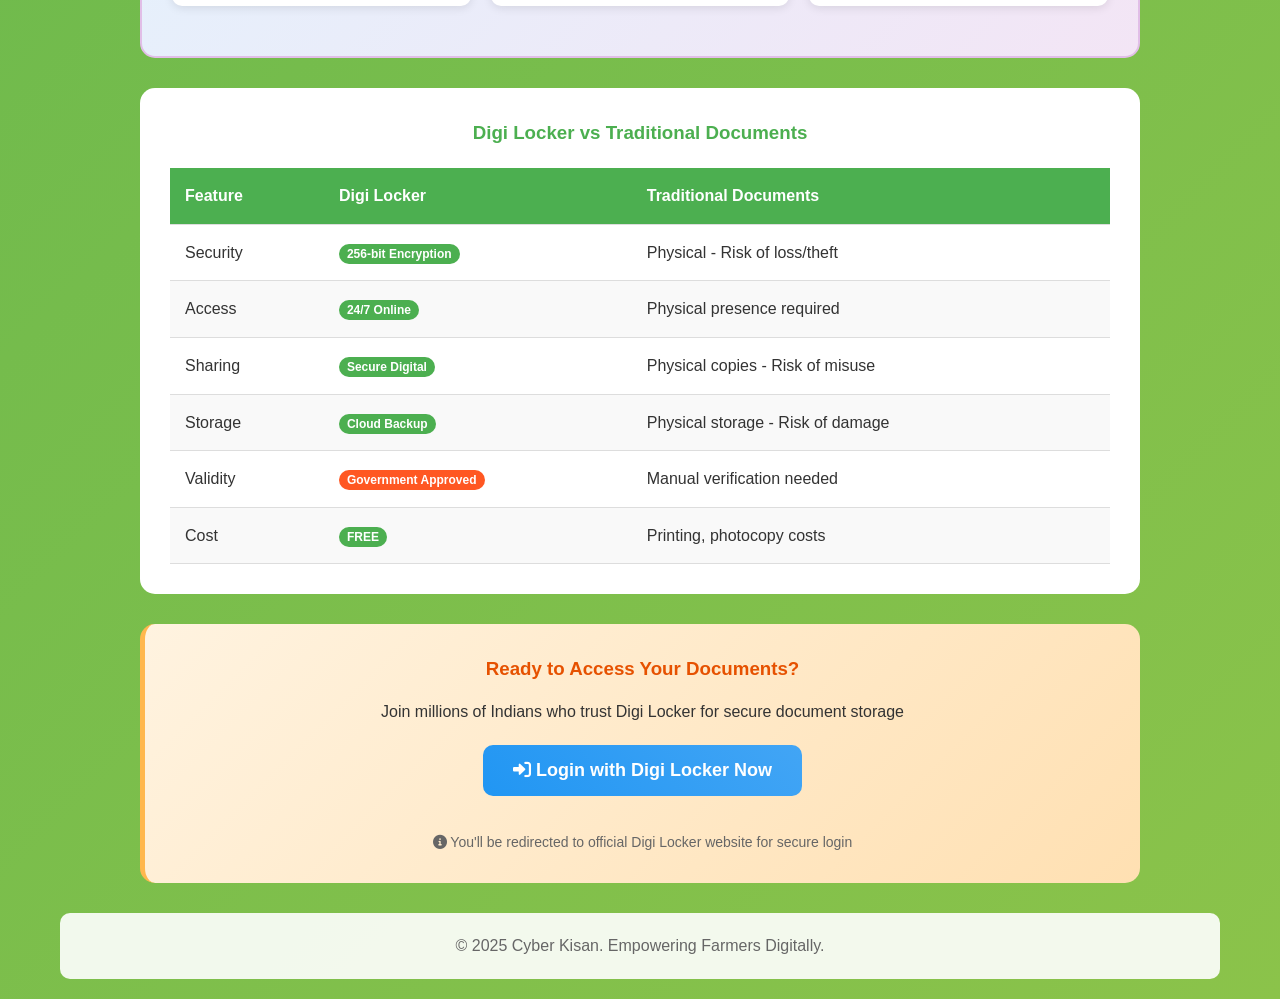
<file: digilocker.html>
<!DOCTYPE html>
<html lang="en">

<head>
    <meta charset="UTF-8">
    <meta name="viewport" content="width=device-width, initial-scale=1.0">
    <title>Digi Locker - Cyber Kissan</title>
    <link rel="stylesheet" href="https://cdnjs.cloudflare.com/ajax/libs/font-awesome/6.0.0/css/all.min.css">
    <link rel="stylesheet" href="cyber-kissan-common.css">
    <style>
        .digilocker-container {
            max-width: 1000px;
            margin: 0 auto;
        }

        .digilocker-header {
            text-align: center;
            margin-bottom: 40px;
        }

        .digilocker-integration {
            background: linear-gradient(135deg, #E8F5E9, #F1F8E9);
            padding: 40px;
            border-radius: 20px;
            margin-bottom: 30px;
            text-align: center;
            border: 2px solid #4CAF50;
        }

        .digilocker-integration i {
            font-size: 4em;
            color: #4CAF50;
            margin-bottom: 20px;
        }

        .digilocker-integration h2 {
            color: #2E7D32;
            margin-bottom: 15px;
        }

        .benefits-grid {
            display: grid;
            grid-template-columns: repeat(auto-fit, minmax(250px, 1fr));
            gap: 25px;
            margin: 40px 0;
        }

        .benefit-card {
            background: white;
            padding: 25px;
            border-radius: 15px;
            text-align: center;
            box-shadow: 0 4px 15px rgba(0, 0, 0, 0.1);
            transition: all 0.3s ease;
        }

        .benefit-card:hover {
            transform: translateY(-5px);
            box-shadow: 0 8px 25px rgba(0, 0, 0, 0.15);
        }

        .benefit-card i {
            font-size: 3em;
            color: #2196F3;
            margin-bottom: 15px;
        }

        .benefit-card h3 {
            color: #1565C0;
            margin-bottom: 10px;
        }

        .document-types {
            background: white;
            padding: 30px;
            border-radius: 15px;
            margin: 30px 0;
            box-shadow: 0 4px 15px rgba(0, 0, 0, 0.1);
        }

        .document-types h3 {
            color: #4CAF50;
            margin-bottom: 20px;
            display: flex;
            align-items: center;
            gap: 10px;
        }

        .document-grid {
            display: grid;
            grid-template-columns: repeat(auto-fit, minmax(200px, 1fr));
            gap: 20px;
        }

        .document-item {
            background: #F5F5F5;
            padding: 20px;
            border-radius: 10px;
            text-align: center;
            transition: all 0.3s ease;
            cursor: pointer;
        }

        .document-item:hover {
            background: #E3F2FD;
            transform: scale(1.05);
        }

        .document-item i {
            font-size: 2.5em;
            color: #FF9800;
            margin-bottom: 10px;
        }

        .document-item h4 {
            color: #F57C00;
            margin-bottom: 5px;
        }

        .login-section {
            background: linear-gradient(135deg, #FFF3E0, #FFE0B2);
            padding: 30px;
            border-radius: 15px;
            text-align: center;
            margin: 30px 0;
            border-left: 5px solid #FFB74D;
        }

        .login-section h3 {
            color: #E65100;
            margin-bottom: 15px;
        }

        .digilocker-login {
            background: linear-gradient(45deg, #2196F3, #42A5F5);
            color: white;
            border: none;
            padding: 15px 30px;
            border-radius: 10px;
            font-size: 18px;
            font-weight: bold;
            cursor: pointer;
            transition: all 0.3s ease;
            margin: 20px 0;
        }

        .digilocker-login:hover {
            background: linear-gradient(45deg, #1976D2, #1E88E5);
            transform: translateY(-2px);
            box-shadow: 0 6px 20px rgba(33, 150, 243, 0.4);
        }

        .security-features {
            background: #E8F5E9;
            padding: 25px;
            border-radius: 15px;
            margin: 30px 0;
            border-left: 5px solid #4CAF50;
        }

        .security-features h3 {
            color: #2E7D32;
            margin-bottom: 15px;
            display: flex;
            align-items: center;
            gap: 10px;
        }

        .security-features ul {
            list-style: none;
            padding: 0;
        }

        .security-features li {
            margin-bottom: 10px;
            padding: 8px 0;
            display: flex;
            align-items: flex-start;
            gap: 10px;
        }

        .security-features li::before {
            content: "✓";
            color: #4CAF50;
            font-weight: bold;
            font-size: 18px;
            min-width: 20px;
        }

        .step-guide {
            background: white;
            padding: 30px;
            border-radius: 15px;
            margin: 30px 0;
            box-shadow: 0 4px 15px rgba(0, 0, 0, 0.1);
        }

        .step-guide h3 {
            color: #4CAF50;
            margin-bottom: 20px;
            text-align: center;
        }

        .step {
            display: flex;
            align-items: flex-start;
            gap: 20px;
            margin-bottom: 25px;
            padding: 20px;
            background: #F5F5F5;
            border-radius: 10px;
        }

        .step-number {
            background: #4CAF50;
            color: white;
            width: 40px;
            height: 40px;
            border-radius: 50%;
            display: flex;
            align-items: center;
            justify-content: center;
            font-weight: bold;
            font-size: 18px;
            flex-shrink: 0;
        }

        .step-content h4 {
            color: #2E7D32;
            margin-bottom: 8px;
        }

        .demo-section {
            background: linear-gradient(135deg, #E3F2FD, #F3E5F5);
            padding: 30px;
            border-radius: 15px;
            text-align: center;
            margin: 30px 0;
            border: 2px solid #E1BEE7;
        }

        .demo-section h3 {
            color: #6A1B9A;
            margin-bottom: 20px;
        }

        .demo-grid {
            display: grid;
            grid-template-columns: repeat(auto-fit, minmax(250px, 1fr));
            gap: 20px;
            margin: 20px 0;
        }

        .demo-card {
            background: white;
            padding: 20px;
            border-radius: 10px;
            box-shadow: 0 2px 10px rgba(0, 0, 0, 0.1);
        }

        .demo-card h4 {
            color: #2196F3;
            margin-bottom: 10px;
        }

        .demo-download {
            background: linear-gradient(45deg, #FF9800, #F57C00);
            color: white;
            border: none;
            padding: 10px 20px;
            border-radius: 8px;
            cursor: pointer;
            margin-top: 10px;
            transition: all 0.3s ease;
        }

        .demo-download:hover {
            background: linear-gradient(45deg, #F57C00, #EF6C00);
            transform: translateY(-2px);
        }

        .comparison-table {
            background: white;
            padding: 30px;
            border-radius: 15px;
            margin: 30px 0;
            overflow-x: auto;
        }

        .comparison-table h3 {
            color: #4CAF50;
            margin-bottom: 20px;
            text-align: center;
        }

        .comparison-table table {
            width: 100%;
            border-collapse: collapse;
        }

        .comparison-table th,
        .comparison-table td {
            padding: 15px;
            text-align: left;
            border-bottom: 1px solid #ddd;
        }

        .comparison-table th {
            background: #4CAF50;
            color: white;
        }

        .comparison-table tr:nth-child(even) {
            background: #f9f9f9;
        }

        .comparison-table tr:hover {
            background: #f1f1f1;
        }

        .feature-tag {
            background: #4CAF50;
            color: white;
            padding: 3px 8px;
            border-radius: 12px;
            font-size: 12px;
            font-weight: bold;
        }

        .security-badge {
            background: #FF5722;
            color: white;
            padding: 3px 8px;
            border-radius: 12px;
            font-size: 12px;
            font-weight: bold;
        }
    </style>
</head>

<body>
    <div class="container">
        <!-- Navigation Bar -->
        <nav class="nav">
            <ul>
                <li><a href="index.html">Home</a></li>
                <li><a href="about.html">About Us</a></li>
                <li><a href="tips.html">Safety Tips</a></li>
                <li><a href="resources.html">Resources</a></li>
                <li><a href="quiz.html">Cyber Quiz</a></li>
                <li><a href="password-generator.html">Password Generator</a></li>
                <li><a href="login.html">Login</a></li>
                <li><a href="weather.html">Weather Forecast</a></li>
                <li><a href="crop-market.html">Crop Market</a></li>
                <li><a href="digilocker.html" class="active">Digi Locker</a></li>
                <li><a href="fertilizer-scheduler.html">Fertilizer Scheduler</a></li>
                <li><a href="crop-diseases.html">Crop Diseases</a></li>
                <li><a href="data-usage.html">Data Usage</a></li>
            </ul>
        </nav>

        <header class="header">
            <i class="fas fa-tractor logo"></i>
            <h1>Digi Locker Integration</h1>
            <p>Secure document storage for farmers</p>
        </header>

        <div class="digilocker-container">
            <div class="digilocker-integration">
                <i class="fas fa-lock"></i>
                <h2>Secure Document Storage</h2>
                <p>Access your government documents safely and conveniently</p>
                <button class="digilocker-login" onclick="loginToDigiLocker()">
                    <i class="fas fa-sign-in-alt"></i> Login with Digi Locker
                </button>
            </div>

            <div class="benefits-grid">
                <div class="benefit-card">
                    <i class="fas fa-shield-alt"></i>
                    <h3>100% Secure</h3>
                    <p>Government-approved secure document storage with advanced encryption</p>
                </div>
                <div class="benefit-card">
                    <i class="fas fa-cloud"></i>
                    <h3>Cloud Storage</h3>
                    <p>Access your documents anytime, anywhere from any device</p>
                </div>
                <div class="benefit-card">
                    <i class="fas fa-share"></i>
                    <h3>Easy Sharing</h3>
                    <p>Share documents securely with government agencies and officials</p>
                </div>
                <div class="benefit-card">
                    <i class="fas fa-mobile-alt"></i>
                    <h3>Mobile Access</h3>
                    <p>Access documents on your smartphone with dedicated mobile app</p>
                </div>
            </div>

            <div class="document-types">
                <h3><i class="fas fa-file-alt"></i> Supported Document Types</h3>
                <div class="document-grid">
                    <div class="document-item" onclick="showDocumentDetails('aadhaar')">
                        <i class="fas fa-id-card"></i>
                        <h4>Aadhaar Card</h4>
                        <p>Digital Aadhaar</p>
                    </div>
                    <div class="document-item" onclick="showDocumentDetails('pan')">
                        <i class="fas fa-credit-card"></i>
                        <h4>PAN Card</h4>
                        <p>Income Tax PAN</p>
                    </div>
                    <div class="document-item" onclick="showDocumentDetails('driving-license')">
                        <i class="fas fa-car"></i>
                        <h4>Driving License</h4>
                        <p>License Documents</p>
                    </div>
                    <div class="document-item" onclick="showDocumentDetails('voter-id')">
                        <i class="fas fa-vote-yea"></i>
                        <h4>Voter ID</h4>
                        <p>Election Card</p>
                    </div>
                    <div class="document-item" onclick="showDocumentDetails('marksheet')">
                        <i class="fas fa-graduation-cap"></i>
                        <h4>Mark Sheets</h4>
                        <p>Educational Records</p>
                    </div>
                    <div class="document-item" onclick="showDocumentDetails('land-records')">
                        <i class="fas fa-map"></i>
                        <h4>Land Records</h4>
                        <p>Property Documents</p>
                    </div>
                    <div class="document-item" onclick="showDocumentDetails('insurance')">
                        <i class="fas fa-shield-alt"></i>
                        <h4>Insurance</h4>
                        <p>Policy Documents</p>
                    </div>
                    <div class="document-item" onclick="showDocumentDetails('bank-statement')">
                        <i class="fas fa-university"></i>
                        <h4>Bank Statements</h4>
                        <p>Financial Records</p>
                    </div>
                </div>
            </div>

            <div class="step-guide">
                <h3>How to Use Digi Locker Integration</h3>

                <div class="step">
                    <div class="step-number">1</div>
                    <div class="step-content">
                        <h4>Click Login Button</h4>
                        <p>Click the "Login with Digi Locker" button above. You'll be redirected to secure Digi Locker
                            login page.</p>
                    </div>
                </div>

                <div class="step">
                    <div class="step-number">2</div>
                    <div class="step-content">
                        <h4>Enter Your Credentials</h4>
                        <p>Use your Aadhaar number or mobile number registered with Digi Locker to login securely.</p>
                    </div>
                </div>

                <div class="step">
                    <div class="step-number">3</div>
                    <div class="step-content">
                        <h4>Access Your Documents</h4>
                        <p>Once logged in, you can view, download, and share your government-issued documents securely.
                        </p>
                    </div>
                </div>

                <div class="step">
                    <div class="step-number">4</div>
                    <div class="step-content">
                        <h4>Share with Government</h4>
                        <p>Use documents directly for government schemes, subsidies, and official applications without
                            physical copies.</p>
                    </div>
                </div>
            </div>

            <div class="security-features">
                <h3><i class="fas fa-shield-alt"></i> Security Features</h3>
                <ul>
                    <li><strong>256-bit Encryption:</strong> All documents are encrypted with military-grade security
                    </li>
                    <li><strong>Two-Factor Authentication:</strong> Extra security layer for account access</li>
                    <li><strong>Biometric Login:</strong> Use fingerprint or face recognition for secure access</li>
                    <li><strong>Audit Trail:</strong> Complete log of all document access and sharing activities</li>
                    <li><strong>Time-Limited Sharing:</strong> Documents shared with expiry dates for enhanced security
                    </li>
                    <li><strong>Government Backed:</strong> Backed by Ministry of Electronics and IT, Government of
                        India</li>
                </ul>
            </div>

            <div class="demo-section">
                <h3>Demo Documents (For Testing)</h3>
                <p>Sample documents to demonstrate the functionality:</p>

                <div class="demo-grid">
                    <div class="demo-card">
                        <h4>Sample Aadhaar</h4>
                        <p>Demo Aadhaar card for testing</p>
                        <button class="demo-download" onclick="downloadDemo('aadhaar')">
                            <i class="fas fa-download"></i> Download Demo
                        </button>
                    </div>
                    <div class="demo-card">
                        <h4>Sample Land Record</h4>
                        <p>Demo land ownership document</p>
                        <button class="demo-download" onclick="downloadDemo('land-record')">
                            <i class="fas fa-download"></i> Download Demo
                        </button>
                    </div>
                    <div class="demo-card">
                        <h4>Sample Mark Sheet</h4>
                        <p>Demo educational certificate</p>
                        <button class="demo-download" onclick="downloadDemo('marksheet')">
                            <i class="fas fa-download"></i> Download Demo
                        </button>
                    </div>
                </div>
            </div>

            <div class="comparison-table">
                <h3>Digi Locker vs Traditional Documents</h3>
                <table>
                    <thead>
                        <tr>
                            <th>Feature</th>
                            <th>Digi Locker</th>
                            <th>Traditional Documents</th>
                        </tr>
                    </thead>
                    <tbody>
                        <tr>
                            <td>Security</td>
                            <td><span class="feature-tag">256-bit Encryption</span></td>
                            <td>Physical - Risk of loss/theft</td>
                        </tr>
                        <tr>
                            <td>Access</td>
                            <td><span class="feature-tag">24/7 Online</span></td>
                            <td>Physical presence required</td>
                        </tr>
                        <tr>
                            <td>Sharing</td>
                            <td><span class="feature-tag">Secure Digital</span></td>
                            <td>Physical copies - Risk of misuse</td>
                        </tr>
                        <tr>
                            <td>Storage</td>
                            <td><span class="feature-tag">Cloud Backup</span></td>
                            <td>Physical storage - Risk of damage</td>
                        </tr>
                        <tr>
                            <td>Validity</td>
                            <td><span class="security-badge">Government Approved</span></td>
                            <td>Manual verification needed</td>
                        </tr>
                        <tr>
                            <td>Cost</td>
                            <td><span class="feature-tag">FREE</span></td>
                            <td>Printing, photocopy costs</td>
                        </tr>
                    </tbody>
                </table>
            </div>

            <div class="login-section">
                <h3>Ready to Access Your Documents?</h3>
                <p>Join millions of Indians who trust Digi Locker for secure document storage</p>
                <button class="digilocker-login" onclick="loginToDigiLocker()">
                    <i class="fas fa-sign-in-alt"></i> Login with Digi Locker Now
                </button>
                <p style="margin-top: 15px; font-size: 14px; color: #666;">
                    <i class="fas fa-info-circle"></i> You'll be redirected to official Digi Locker website for secure
                    login
                </p>
            </div>
        </div>

        <footer>
            <p>&copy; 2025 Cyber Kisan. Empowering Farmers Digitally.</p>
        </footer>
    </div>

    <script src="chatbot.js"></script>
    <script>
        // Digi Locker Functions
        function loginToDigiLocker() {
            // Simulate Digi Locker login
            alert('Redirecting to Digi Locker...\n\nIn real implementation, this would redirect to:\nhttps://digilocker.gov.in/\n\nFor demo purposes, showing sample functionality.');

            // Show demo dashboard
            showDemoDashboard();
        }

        function showDocumentDetails(docType) {
            const details = {
                'aadhaar': {
                    title: 'Aadhaar Card',
                    description: 'Your digital Aadhaar card issued by UIDAI',
                    benefits: ['Valid for government schemes', 'Accepted as ID proof', 'Secure digital format']
                },
                'land-records': {
                    title: 'Land Records',
                    description: 'Digital land ownership documents',
                    benefits: ['For subsidy applications', 'Loan processing', 'Legal documentation']
                }
            };

            const detail = details[docType] || {
                title: 'Document',
                description: 'Government issued document',
                benefits: ['Digital format', 'Secure storage', 'Easy sharing']
            };

            alert(`${detail.title}\n\n${detail.description}\n\nBenefits:\n${detail.benefits.map(b => '• ' + b).join('\n')}`);
        }

        function downloadDemo(docType) {
            showLoading(true);

            setTimeout(() => {
                showLoading(false);
                alert(`✅ Demo ${docType} document downloaded successfully!\n\nThis is a sample document for demonstration purposes.`);
            }, 1500);
        }

        function showDemoDashboard() {
            alert(`🎉 Welcome to Digi Locker Dashboard!\n\nDemo Features Available:\n• View Sample Documents\n• Download Demo Files\n• Test Document Sharing\n• Explore Security Features\n\nNote: This is a demonstration. Real Digi Locker integration requires official API access.`);
        }

        function showLoading(show) {
            // Simple loading simulation
            if (show) {
                console.log('Loading...');
            } else {
                console.log('Loading complete');
            }
        }
    </script>
</body>

</html>
</file>
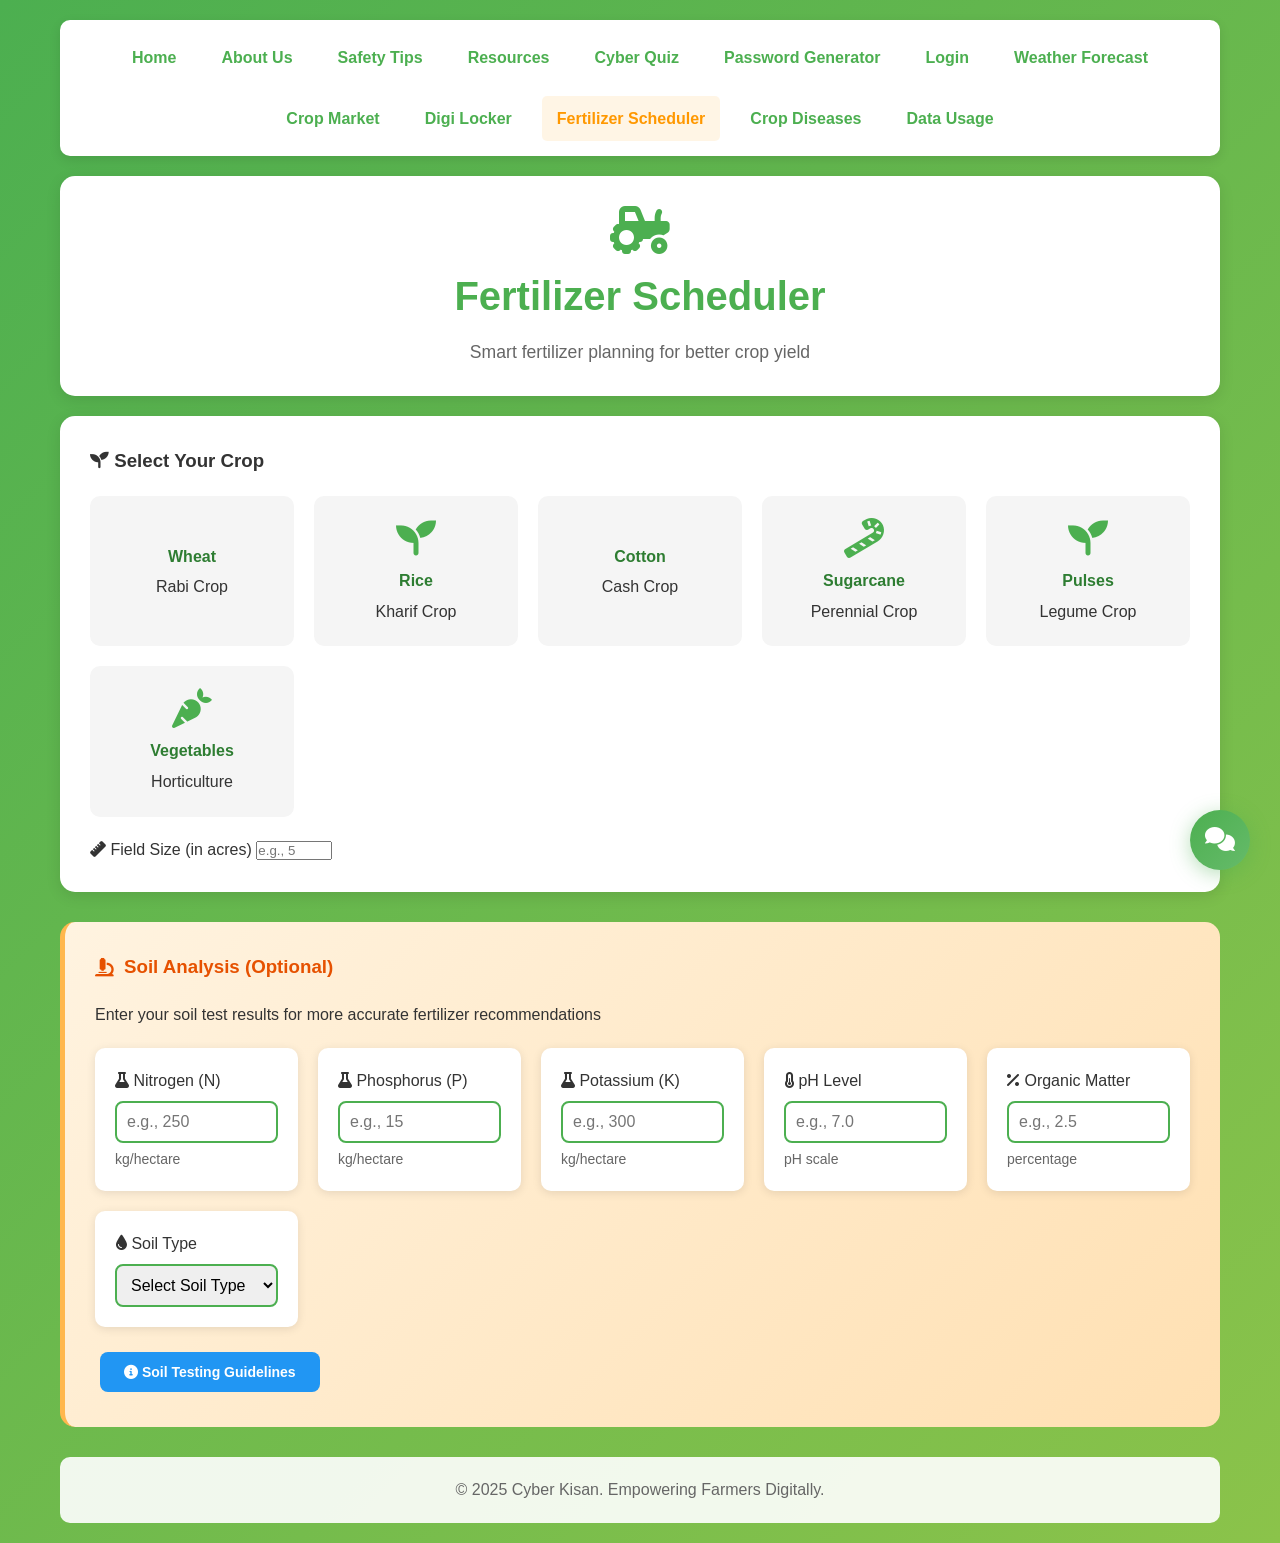
<file: fertilizer-scheduler.html>
<!DOCTYPE html>
<html lang="en">

<head>
    <meta charset="UTF-8">
    <meta name="viewport" content="width=device-width, initial-scale=1.0">
    <title>Fertilizer Scheduler - Cyber Kissan</title>
    <link rel="stylesheet" href="https://cdnjs.cloudflare.com/ajax/libs/font-awesome/6.0.0/css/all.min.css">
    <link rel="stylesheet" href="cyber-kissan-common.css">
    <style>
        .fertilizer-container {
            max-width: 1200px;
            margin: 0 auto;
        }

        .scheduler-header {
            text-align: center;
            margin-bottom: 40px;
        }

        .crop-selection {
            background: white;
            padding: 30px;
            border-radius: 15px;
            margin-bottom: 30px;
            box-shadow: 0 4px 15px rgba(0, 0, 0, 0.1);
        }

        .crop-grid {
            display: grid;
            grid-template-columns: repeat(auto-fit, minmax(200px, 1fr));
            gap: 20px;
            margin: 20px 0;
        }

        .crop-option {
            background: #F5F5F5;
            padding: 20px;
            border-radius: 10px;
            text-align: center;
            cursor: pointer;
            transition: all 0.3s ease;
            border: 2px solid transparent;
        }

        .crop-option:hover {
            background: #E8F5E9;
            border-color: #4CAF50;
            transform: translateY(-3px);
        }

        .crop-option.selected {
            background: #4CAF50;
            color: white;
            border-color: #45a049;
        }

        .crop-option i {
            font-size: 2.5em;
            margin-bottom: 10px;
            color: #4CAF50;
        }

        .crop-option.selected i {
            color: white;
        }

        .crop-option h4 {
            margin-bottom: 5px;
            color: #2E7D32;
        }

        .crop-option.selected h4 {
            color: white;
        }

        .soil-analysis {
            background: linear-gradient(135deg, #FFF3E0, #FFE0B2);
            padding: 30px;
            border-radius: 15px;
            margin: 30px 0;
            border-left: 5px solid #FFB74D;
        }

        .soil-analysis h3 {
            color: #E65100;
            margin-bottom: 20px;
            display: flex;
            align-items: center;
            gap: 10px;
        }

        .soil-parameters {
            display: grid;
            grid-template-columns: repeat(auto-fit, minmax(200px, 1fr));
            gap: 20px;
            margin: 20px 0;
        }

        .parameter-card {
            background: white;
            padding: 20px;
            border-radius: 10px;
            box-shadow: 0 2px 10px rgba(0, 0, 0, 0.1);
        }

        .parameter-card label {
            display: block;
            margin-bottom: 8px;
            font-weight: 500;
            color: #333;
        }

        .parameter-input {
            width: 100%;
            padding: 10px;
            border: 2px solid #4CAF50;
            border-radius: 8px;
            font-size: 16px;
        }

        .parameter-unit {
            color: #666;
            font-size: 14px;
            margin-top: 5px;
        }

        .fertilizer-schedule {
            background: white;
            padding: 30px;
            border-radius: 15px;
            margin: 30px 0;
            box-shadow: 0 4px 15px rgba(0, 0, 0, 0.1);
            display: none;
        }

        .fertilizer-schedule.active {
            display: block;
            animation: fadeIn 0.5s ease-in;
        }

        @keyframes fadeIn {
            from {
                opacity: 0;
                transform: translateY(20px);
            }

            to {
                opacity: 1;
                transform: translateY(0);
            }
        }

        .schedule-header {
            text-align: center;
            margin-bottom: 30px;
        }

        .schedule-header h3 {
            color: #4CAF50;
            margin-bottom: 10px;
        }

        .fertilizer-timeline {
            position: relative;
            padding: 20px 0;
        }

        .timeline-item {
            display: flex;
            align-items: flex-start;
            margin-bottom: 30px;
            position: relative;
        }

        .timeline-item::before {
            content: '';
            position: absolute;
            left: 30px;
            top: 60px;
            bottom: -30px;
            width: 2px;
            background: #4CAF50;
        }

        .timeline-item:last-child::before {
            display: none;
        }

        .timeline-marker {
            background: #4CAF50;
            color: white;
            width: 60px;
            height: 60px;
            border-radius: 50%;
            display: flex;
            align-items: center;
            justify-content: center;
            font-weight: bold;
            font-size: 18px;
            flex-shrink: 0;
            margin-right: 20px;
        }

        .timeline-content {
            flex: 1;
            background: #F5F5F5;
            padding: 20px;
            border-radius: 10px;
        }

        .fertilizer-name {
            color: #2E7D32;
            font-size: 1.2em;
            font-weight: bold;
            margin-bottom: 10px;
        }

        .fertilizer-details {
            display: grid;
            grid-template-columns: repeat(auto-fit, minmax(150px, 1fr));
            gap: 15px;
            margin: 15px 0;
        }

        .detail-item {
            display: flex;
            align-items: center;
            gap: 8px;
            color: #666;
        }

        .detail-item i {
            color: #2196F3;
        }

        .application-method {
            background: #E3F2FD;
            padding: 15px;
            border-radius: 8px;
            margin: 15px 0;
            border-left: 4px solid #2196F3;
        }

        .application-method h5 {
            color: #1565C0;
            margin-bottom: 8px;
        }

        .weather-consideration {
            background: linear-gradient(135deg, #FFF3E0, #FFE0B2);
            padding: 15px;
            border-radius: 8px;
            margin: 15px 0;
            border-left: 4px solid #FFB74D;
        }

        .weather-consideration h5 {
            color: #E65100;
            margin-bottom: 8px;
        }

        .cost-estimation {
            background: linear-gradient(135deg, #E8F5E9, #F1F8E9);
            padding: 20px;
            border-radius: 10px;
            margin: 20px 0;
            border-left: 4px solid #4CAF50;
        }

        .cost-estimation h5 {
            color: #2E7D32;
            margin-bottom: 10px;
        }

        .cost-breakdown {
            display: grid;
            grid-template-columns: repeat(auto-fit, minmax(200px, 1fr));
            gap: 15px;
            margin: 15px 0;
        }

        .cost-item {
            display: flex;
            justify-content: space-between;
            padding: 8px 0;
            border-bottom: 1px solid rgba(0, 0, 0, 0.1);
        }

        .cost-total {
            font-weight: bold;
            font-size: 1.2em;
            color: #2E7D32;
            margin-top: 10px;
            text-align: right;
        }

        .action-buttons {
            text-align: center;
            margin: 30px 0;
        }

        .schedule-btn {
            background: linear-gradient(45deg, #4CAF50, #66BB6A);
            color: white;
            border: none;
            padding: 15px 40px;
            border-radius: 10px;
            font-size: 18px;
            font-weight: bold;
            cursor: pointer;
            transition: all 0.3s ease;
            margin: 10px;
        }

        .schedule-btn:hover {
            background: linear-gradient(45deg, #45a049, #5cb85c);
            transform: translateY(-2px);
            box-shadow: 0 6px 20px rgba(76, 175, 80, 0.4);
        }

        .download-btn {
            background: linear-gradient(45deg, #2196F3, #42A5F5);
            color: white;
            border: none;
            padding: 12px 30px;
            border-radius: 8px;
            cursor: pointer;
            transition: all 0.3s ease;
            margin: 10px;
        }

        .download-btn:hover {
            background: linear-gradient(45deg, #1976D2, #1E88E5);
            transform: translateY(-2px);
        }

        .calendar-view {
            background: white;
            padding: 20px;
            border-radius: 10px;
            margin: 20px 0;
            box-shadow: 0 2px 10px rgba(0, 0, 0, 0.1);
        }

        .calendar-header {
            display: flex;
            justify-content: space-between;
            align-items: center;
            margin-bottom: 20px;
        }

        .calendar-header h4 {
            color: #4CAF50;
        }

        .calendar-grid {
            display: grid;
            grid-template-columns: repeat(7, 1fr);
            gap: 5px;
        }

        .calendar-day {
            aspect-ratio: 1;
            display: flex;
            align-items: center;
            justify-content: center;
            border: 1px solid #ddd;
            border-radius: 5px;
            font-size: 14px;
            cursor: pointer;
            transition: all 0.3s ease;
        }

        .calendar-day:hover {
            background: #f0f0f0;
        }

        .calendar-day.has-event {
            background: #E3F2FD;
            border-color: #2196F3;
            font-weight: bold;
        }

        .calendar-day.today {
            background: #4CAF50;
            color: white;
            font-weight: bold;
        }

        .legend {
            display: flex;
            justify-content: center;
            gap: 20px;
            margin: 20px 0;
            flex-wrap: wrap;
        }

        .legend-item {
            display: flex;
            align-items: center;
            gap: 8px;
            font-size: 14px;
        }

        .legend-color {
            width: 20px;
            height: 20px;
            border-radius: 50%;
        }

        .legend-color.nitrogen {
            background: #FF5722;
        }

        .legend-color.phosphorus {
            background: #2196F3;
        }

        .legend-color.potassium {
            background: #4CAF50;
        }

        .legend-color.organic {
            background: #8BC34A;
        }

        .soil-test-reminder {
            background: linear-gradient(135deg, #FFF3E0, #FFE0B2);
            padding: 20px;
            border-radius: 10px;
            margin: 20px 0;
            border-left: 4px solid #FFB74D;
            display: flex;
            align-items: center;
            gap: 15px;
        }

        .soil-test-reminder i {
            font-size: 2em;
            color: #E65100;
        }

        .soil-test-reminder h5 {
            color: #E65100;
            margin-bottom: 5px;
        }
    </style>
</head>

<body>
    <div class="container">
        <!-- Navigation Bar -->
        <nav class="nav">
            <ul>
                <li><a href="index.html">Home</a></li>
                <li><a href="about.html">About Us</a></li>
                <li><a href="tips.html">Safety Tips</a></li>
                <li><a href="resources.html">Resources</a></li>
                <li><a href="quiz.html">Cyber Quiz</a></li>
                <li><a href="password-generator.html">Password Generator</a></li>
                <li><a href="login.html">Login</a></li>
                <li><a href="weather.html">Weather Forecast</a></li>
                <li><a href="crop-market.html">Crop Market</a></li>
                <li><a href="digilocker.html">Digi Locker</a></li>
                <li><a href="fertilizer-scheduler.html" class="active">Fertilizer Scheduler</a></li>
                <li><a href="crop-diseases.html">Crop Diseases</a></li>
                <li><a href="data-usage.html">Data Usage</a></li>
            </ul>
        </nav>

        <header class="header">
            <i class="fas fa-tractor logo"></i>
            <h1>Fertilizer Scheduler</h1>
            <p>Smart fertilizer planning for better crop yield</p>
        </header>

        <div class="fertilizer-container">
            <!-- Crop Selection -->
            <div class="crop-selection">
                <h3><i class="fas fa-seedling"></i> Select Your Crop</h3>
                <div class="crop-grid">
                    <div class="crop-option" onclick="selectCrop('wheat')" data-crop="wheat">
                        <i class="fas fa-wheat-awn"></i>
                        <h4>Wheat</h4>
                        <p>Rabi Crop</p>
                    </div>
                    <div class="crop-option" onclick="selectCrop('rice')" data-crop="rice">
                        <i class="fas fa-seedling"></i>
                        <h4>Rice</h4>
                        <p>Kharif Crop</p>
                    </div>
                    <div class="crop-option" onclick="selectCrop('cotton')" data-crop="cotton">
                        <i class="fas fa-cotton-boll"></i>
                        <h4>Cotton</h4>
                        <p>Cash Crop</p>
                    </div>
                    <div class="crop-option" onclick="selectCrop('sugarcane')" data-crop="sugarcane">
                        <i class="fas fa-candy-cane"></i>
                        <h4>Sugarcane</h4>
                        <p>Perennial Crop</p>
                    </div>
                    <div class="crop-option" onclick="selectCrop('pulses')" data-crop="pulses">
                        <i class="fas fa-seedling"></i>
                        <h4>Pulses</h4>
                        <p>Legume Crop</p>
                    </div>
                    <div class="crop-option" onclick="selectCrop('vegetables')" data-crop="vegetables">
                        <i class="fas fa-carrot"></i>
                        <h4>Vegetables</h4>
                        <p>Horticulture</p>
                    </div>
                </div>

                <div class="form-group" style="margin-top: 20px;">
                    <label><i class="fas fa-ruler"></i> Field Size (in acres)</label>
                    <input type="number" class="form-control" id="field-size" placeholder="e.g., 5" min="0.1" max="1000"
                        step="0.1">
                </div>
            </div>

            <!-- Soil Analysis -->
            <div class="soil-analysis">
                <h3><i class="fas fa-microscope"></i> Soil Analysis (Optional)</h3>
                <p>Enter your soil test results for more accurate fertilizer recommendations</p>

                <div class="soil-parameters">
                    <div class="parameter-card">
                        <label><i class="fas fa-flask"></i> Nitrogen (N)</label>
                        <input type="number" class="parameter-input" id="nitrogen" placeholder="e.g., 250" min="0"
                            max="1000">
                        <div class="parameter-unit">kg/hectare</div>
                    </div>
                    <div class="parameter-card">
                        <label><i class="fas fa-flask"></i> Phosphorus (P)</label>
                        <input type="number" class="parameter-input" id="phosphorus" placeholder="e.g., 15" min="0"
                            max="100">
                        <div class="parameter-unit">kg/hectare</div>
                    </div>
                    <div class="parameter-card">
                        <label><i class="fas fa-flask"></i> Potassium (K)</label>
                        <input type="number" class="parameter-input" id="potassium" placeholder="e.g., 300" min="0"
                            max="1000">
                        <div class="parameter-unit">kg/hectare</div>
                    </div>
                    <div class="parameter-card">
                        <label><i class="fas fa-thermometer-half"></i> pH Level</label>
                        <input type="number" class="parameter-input" id="ph-level" placeholder="e.g., 7.0" min="0"
                            max="14" step="0.1">
                        <div class="parameter-unit">pH scale</div>
                    </div>
                    <div class="parameter-card">
                        <label><i class="fas fa-percentage"></i> Organic Matter</label>
                        <input type="number" class="parameter-input" id="organic-matter" placeholder="e.g., 2.5" min="0"
                            max="10" step="0.1">
                        <div class="parameter-unit">percentage</div>
                    </div>
                    <div class="parameter-card">
                        <label><i class="fas fa-tint"></i> Soil Type</label>
                        <select class="parameter-input" id="soil-type">
                            <option value="">Select Soil Type</option>
                            <option value="sandy">Sandy Soil</option>
                            <option value="clay">Clay Soil</option>
                            <option value="loamy">Loamy Soil</option>
                            <option value="black">Black Cotton Soil</option>
                            <option value="red">Red Soil</option>
                            <option value="alluvial">Alluvial Soil</option>
                        </select>
                    </div>
                </div>

                <button class="btn btn-secondary" onclick="showSoilTestReminder()">
                    <i class="fas fa-info-circle"></i> Soil Testing Guidelines
                </button>
            </div>

            <!-- Fertilizer Schedule -->
            <div id="fertilizer-schedule" class="fertilizer-schedule">
                <div class="schedule-header">
                    <h3><i class="fas fa-calendar-alt"></i> Personalized Fertilizer Schedule</h3>
                    <p id="schedule-summary">Based on your crop and soil analysis</p>
                </div>

                <div class="fertilizer-timeline" id="fertilizer-timeline">
                    <!-- Timeline items will be generated here -->
                </div>

                <div class="cost-estimation">
                    <h5><i class="fas fa-calculator"></i> Estimated Fertilizer Cost</h5>
                    <div class="cost-breakdown" id="cost-breakdown">
                        <!-- Cost breakdown will be generated here -->
                    </div>
                    <div class="cost-total" id="cost-total">
                        Total Estimated Cost: ₹0
                    </div>
                </div>

                <div class="calendar-view">
                    <div class="calendar-header">
                        <h4>Fertilizer Application Calendar</h4>
                        <button class="btn btn-sm btn-secondary" onclick="previousMonth()">
                            <i class="fas fa-chevron-left"></i>
                        </button>
                        <span id="calendar-month">January 2025</span>
                        <button class="btn btn-sm btn-secondary" onclick="nextMonth()">
                            <i class="fas fa-chevron-right"></i>
                        </button>
                    </div>
                    <div class="calendar-grid" id="calendar-grid">
                        <!-- Calendar will be generated here -->
                    </div>
                </div>

                <div class="legend">
                    <div class="legend-item">
                        <div class="legend-color nitrogen"></div>
                        <span>Nitrogen (N)</span>
                    </div>
                    <div class="legend-item">
                        <div class="legend-color phosphorus"></div>
                        <span>Phosphorus (P)</span>
                    </div>
                    <div class="legend-item">
                        <div class="legend-color potassium"></div>
                        <span>Potassium (K)</span>
                    </div>
                    <div class="legend-item">
                        <div class="legend-color organic"></div>
                        <span>Organic Fertilizer</span>
                    </div>
                </div>

                <div class="action-buttons">
                    <button class="schedule-btn" onclick="generateSchedule()">
                        <i class="fas fa-magic"></i> Generate Schedule
                    </button>
                    <button class="download-btn" onclick="downloadSchedule()">
                        <i class="fas fa-download"></i> Download PDF
                    </button>
                    <button class="download-btn" onclick="shareSchedule()">
                        <i class="fas fa-share"></i> Share Schedule
                    </button>
                </div>
            </div>
        </div>

        <footer>
            <p>&copy; 2025 Cyber Kisan. Empowering Farmers Digitally.</p>
        </footer>
    </div>

    <script src="chatbot.js"></script>
    <script>
        // Fertilizer Scheduler Functions
        let selectedCrop = '';
        let fieldSize = 0;
        let soilData = {};

        // Crop-specific fertilizer data
        const cropData = {
            'wheat': {
                name: 'Wheat',
                nitrogen: 120, // kg per hectare
                phosphorus: 60,
                potassium: 40,
                schedule: [
                    { days: 0, fertilizer: 'Basal Dose', description: 'Mix all fertilizers with soil' },
                    { days: 25, fertilizer: 'First Top Dressing', description: 'Apply 1/3 nitrogen' },
                    { days: 45, fertilizer: 'Second Top Dressing', description: 'Apply 1/3 nitrogen' },
                    { days: 65, fertilizer: 'Final Top Dressing', description: 'Apply remaining nitrogen' }
                ]
            },
            'rice': {
                name: 'Rice',
                nitrogen: 150,
                phosphorus: 80,
                potassium: 60,
                schedule: [
                    { days: 0, fertilizer: 'Basal Application', description: 'Apply phosphorus and potassium' },
                    { days: 15, fertilizer: 'First Nitrogen Split', description: 'Apply 1/3 nitrogen' },
                    { days: 30, fertilizer: 'Second Nitrogen Split', description: 'Apply 1/3 nitrogen' },
                    { days: 45, fertilizer: 'Final Nitrogen Split', description: 'Apply remaining nitrogen' }
                ]
            },
            'cotton': {
                name: 'Cotton',
                nitrogen: 200,
                phosphorus: 100,
                potassium: 80,
                schedule: [
                    { days: 0, fertilizer: 'Basal Dose', description: 'Apply all fertilizers' },
                    { days: 30, fertilizer: 'First Top Dressing', description: 'Apply 1/4 nitrogen' },
                    { days: 60, fertilizer: 'Second Top Dressing', description: 'Apply 1/4 nitrogen' },
                    { days: 90, fertilizer: 'Third Top Dressing', description: 'Apply 1/4 nitrogen' },
                    { days: 120, fertilizer: 'Final Top Dressing', description: 'Apply remaining nitrogen' }
                ]
            },
            'sugarcane': {
                name: 'Sugarcane',
                nitrogen: 250,
                phosphorus: 120,
                potassium: 100,
                schedule: [
                    { days: 0, fertilizer: 'Basal Application', description: 'Apply phosphorus and potassium' },
                    { days: 30, fertilizer: 'First Nitrogen Split', description: 'Apply 1/5 nitrogen' },
                    { days: 60, fertilizer: 'Second Nitrogen Split', description: 'Apply 1/5 nitrogen' },
                    { days: 90, fertilizer: 'Third Nitrogen Split', description: 'Apply 1/5 nitrogen' },
                    { days: 120, fertilizer: 'Fourth Nitrogen Split', description: 'Apply 1/5 nitrogen' },
                    { days: 150, fertilizer: 'Final Nitrogen Split', description: 'Apply remaining nitrogen' }
                ]
            },
            'pulses': {
                name: 'Pulses',
                nitrogen: 40, // Less nitrogen needed due to nitrogen fixation
                phosphorus: 80,
                potassium: 60,
                schedule: [
                    { days: 0, fertilizer: 'Basal Dose', description: 'Apply phosphorus and potassium' },
                    { days: 25, fertilizer: 'Nitrogen Top-up', description: 'Apply small nitrogen dose' },
                    { days: 50, fertilizer: 'Final Application', description: 'Apply remaining fertilizers' }
                ]
            },
            'vegetables': {
                name: 'Vegetables',
                nitrogen: 100,
                phosphorus: 70,
                potassium: 50,
                schedule: [
                    { days: 0, fertilizer: 'Basal Application', description: 'Apply all fertilizers' },
                    { days: 20, fertilizer: 'First Top Dressing', description: 'Apply 1/3 nitrogen' },
                    { days: 40, fertilizer: 'Second Top Dressing', description: 'Apply 1/3 nitrogen' },
                    { days: 60, fertilizer: 'Final Top Dressing', description: 'Apply remaining nitrogen' }
                ]
            }
        };

        function selectCrop(cropType) {
            // Remove previous selection
            document.querySelectorAll('.crop-option').forEach(option => {
                option.classList.remove('selected');
            });

            // Add selection to clicked crop
            document.querySelector(`[data-crop="${cropType}"]`).classList.add('selected');

            selectedCrop = cropType;
            fieldSize = parseFloat(document.getElementById('field-size').value) || 1;

            if (fieldSize > 0) {
                showFertilizerSchedule();
            } else {
                alert('Please enter field size first');
            }
        }

        function showFertilizerSchedule() {
            if (!selectedCrop) {
                alert('Please select a crop first');
                return;
            }

            const scheduleDiv = document.getElementById('fertilizer-schedule');
            scheduleDiv.classList.add('active');

            generateSchedule();
        }

        function generateSchedule() {
            const crop = cropData[selectedCrop];
            const timeline = document.getElementById('fertilizer-timeline');
            const costBreakdown = document.getElementById('cost-breakdown');
            const costTotal = document.getElementById('cost-total');

            // Clear previous content
            timeline.innerHTML = '';
            costBreakdown.innerHTML = '';

            // Get soil data
            const soilN = parseFloat(document.getElementById('nitrogen').value) || 0;
            const soilP = parseFloat(document.getElementById('phosphorus').value) || 0;
            const soilK = parseFloat(document.getElementById('potassium').value) || 0;
            const soilType = document.getElementById('soil-type').value || 'loamy';
            const organicMatter = parseFloat(document.getElementById('organic-matter').value) || 0;

            // Adjust fertilizer based on soil analysis
            let adjustedN = crop.nitrogen;
            let adjustedP = crop.phosphorus;
            let adjustedK = crop.potassium;

            // Reduce nitrogen if soil has sufficient organic matter
            if (organicMatter > 3) {
                adjustedN = adjustedN * 0.8;
            }

            // Reduce phosphorus if soil test shows high levels
            if (soilP > 25) {
                adjustedP = adjustedP * 0.7;
            }

            // Reduce potassium if soil test shows high levels
            if (soilK > 300) {
                adjustedK = adjustedK * 0.8;
            }

            // Calculate for field size
            const totalN = (adjustedN * fieldSize).toFixed(1);
            const totalP = (adjustedP * fieldSize).toFixed(1);
            const totalK = (adjustedK * fieldSize).toFixed(1);

            // Generate timeline
            crop.schedule.forEach((item, index) => {
                const timelineItem = document.createElement('div');
                timelineItem.className = 'timeline-item';
                timelineItem.innerHTML = `
                    <div class="timeline-marker">${index + 1}</div>
                    <div class="timeline-content">
                        <div class="fertilizer-name">${item.fertilizer}</div>
                        <div class="fertilizer-details">
                            <div class="detail-item">
                                <i class="fas fa-calendar"></i>
                                <span>Day ${item.days} after sowing</span>
                            </div>
                            <div class="detail-item">
                                <i class="fas fa-weight"></i>
                                <span>${totalN}kg N, ${totalP}kg P, ${totalK}kg K</span>
                            </div>
                            <div class="detail-item">
                                <i class="fas fa-ruler"></i>
                                <span>${fieldSize} acres</span>
                            </div>
                        </div>
                        <div class="application-method">
                            <h5><i class="fas fa-tools"></i> Application Method</h5>
                            <p>${item.description}</p>
                            <p><strong>Method:</strong> ${getApplicationMethod(item.fertilizer, soilType)}</p>
                        </div>
                        <div class="weather-consideration">
                            <h5><i class="fas fa-cloud-sun"></i> Weather Considerations</h5>
                            <p>${getWeatherAdvice(item.days)}</p>
                        </div>
                    </div>
                `;
                timeline.appendChild(timelineItem);
            });

            // Calculate costs
            calculateCosts(totalN, totalP, totalK);

            // Update summary
            document.getElementById('schedule-summary').textContent =
                `Personalized schedule for ${crop.name} on ${fieldSize} acres`;

            // Generate calendar
            generateCalendar();
        }

        function calculateCosts(nitrogen, phosphorus, potassium) {
            const costBreakdown = document.getElementById('cost-breakdown');
            const costTotal = document.getElementById('cost-total');

            // Approximate prices per kg (these should be updated regularly)
            const prices = {
                urea: 6, // per kg nitrogen
                dap: 24, // per kg phosphorus
                mop: 17, // per kg potassium
                organic: 5 // per kg organic matter
            };

            const ureaCost = (nitrogen * 2.17 * prices.urea).toFixed(0); // Urea is 46% nitrogen
            const dapCost = (phosphorus * 4.58 * prices.dap).toFixed(0); // DAP is 46% phosphorus
            const mopCost = (potassium * 1.67 * prices.mop).toFixed(0); // MOP is 60% potassium
            const organicCost = (nitrogen * 0.2 * prices.organic).toFixed(0); // Organic fertilizer

            const totalCost = parseInt(ureaCost) + parseInt(dapCost) + parseInt(mopCost) + parseInt(organicCost);

            costBreakdown.innerHTML = `
                <div class="cost-item">
                    <span>Urea (Nitrogen):</span>
                    <span>₹${ureaCost}</span>
                </div>
                <div class="cost-item">
                    <span>DAP (Phosphorus):</span>
                    <span>₹${dapCost}</span>
                </div>
                <div class="cost-item">
                    <span>MOP (Potassium):</span>
                    <span>₹${mopCost}</span>
                </div>
                <div class="cost-item">
                    <span>Organic Fertilizer:</span>
                    <span>₹${organicCost}</span>
                </div>
            `;

            costTotal.innerHTML = `Total Estimated Cost: ₹${totalCost.toLocaleString()}`;
        }

        function getApplicationMethod(fertilizer, soilType) {
            const methods = {
                'sandy': 'Broadcast evenly and incorporate lightly into soil. Apply in smaller splits due to leaching risk.',
                'clay': 'Place in bands near seed rows. Reduce split applications due to better nutrient retention.',
                'loamy': 'Standard broadcast application with light incorporation. Balanced split applications.',
                'black': 'Broadcast and incorporate well. Monitor for nutrient lock-up due to high clay content.',
                'red': 'Apply in bands near root zone. May need higher phosphorus due to iron content.',
                'alluvial': 'Standard broadcast application. Good nutrient retention allows for fewer splits.'
            };

            return methods[soilType] || 'Standard broadcast application with light incorporation';
        }

        function getWeatherAdvice(day) {
            if (day < 30) {
                return 'Apply fertilizers when soil is moist but not waterlogged. Avoid application during heavy rains.';
            } else if (day < 60) {
                return 'Monitor weather forecast. Apply 24-48 hours before expected light rain for better nutrient uptake.';
            } else {
                return 'Consider weather patterns. Avoid application during extreme heat or before heavy rainfall.';
            }
        }

        function showSoilTestReminder() {
            alert(`🌱 Soil Testing Guidelines:\n\n1. Collect soil samples from 5-10 different spots in your field\n2. Take samples from 0-15cm depth for surface soil\n3. Mix samples thoroughly and remove debris\n4. Air dry the sample for 24-48 hours\n5. Send 500g sample to nearest soil testing lab\n\nBenefits of Soil Testing:\n• Accurate fertilizer recommendations\n• Cost savings on fertilizers\n• Improved crop yield\n• Better soil health management\n\nContact your nearest Krishi Vigyan Kendra (KVK) for soil testing services.`);
        }

        function generateSchedule() {
            if (!selectedCrop) {
                alert('Please select a crop first');
                return;
            }

            const fieldSize = parseFloat(document.getElementById('field-size').value);
            if (!fieldSize || fieldSize <= 0) {
                alert('Please enter valid field size');
                return;
            }

            generateSchedule();
            alert('✅ Fertilizer schedule generated successfully!\n\nCheck the timeline and calendar for detailed application schedule.');
        }

        function downloadSchedule() {
            const crop = cropData[selectedCrop];
            const scheduleContent = generateSchedulePDF();

            // Create and download PDF (simplified version)
            const blob = new Blob([scheduleContent], { type: 'text/plain' });
            const url = URL.createObjectURL(blob);
            const a = document.createElement('a');
            a.href = url;
            a.download = `${crop.name}-fertilizer-schedule.txt`;
            a.click();

            alert('✅ Schedule downloaded successfully!');
        }

        function shareSchedule() {
            const crop = cropData[selectedCrop];
            const shareText = `Fertilizer Schedule for ${crop.name}\nField Size: ${fieldSize} acres\nTotal Cost: ₹[calculated cost]\n\nSchedule generated by Cyber Kissan Fertilizer Scheduler`;

            if (navigator.share) {
                navigator.share({
                    title: 'Fertilizer Schedule',
                    text: shareText
                });
            } else {
                // Fallback - copy to clipboard
                navigator.clipboard.writeText(shareText).then(() => {
                    alert('Schedule copied to clipboard!');
                });
            }
        }

        function generateSchedulePDF() {
            const crop = cropData[selectedCrop];
            let content = `FERTILIZER SCHEDULE FOR ${crop.name.toUpperCase()}\n`;
            content += `=====================================\n\n`;
            content += `Field Size: ${fieldSize} acres\n`;
            content += `Generated on: ${new Date().toLocaleDateString()}\n\n`;
            content += `RECOMMENDED FERTILIZER RATES:\n`;
            content += `Nitrogen: ${crop.nitrogen} kg/hectare\n`;
            content += `Phosphorus: ${crop.phosphorus} kg/hectare\n`;
            content += `Potassium: ${crop.potassium} kg/hectare\n\n`;
            content += `APPLICATION SCHEDULE:\n`;
            crop.schedule.forEach((item, index) => {
                content += `${index + 1}. Day ${item.days}: ${item.fertilizer}\n`;
                content += `   ${item.description}\n\n`;
            });
            content += `TOTAL ESTIMATED COST: ₹[calculated cost]\n\n`;
            content += `IMPORTANT NOTES:\n`;
            content += `• Always follow soil test recommendations\n`;
            content += `• Apply fertilizers based on weather conditions\n`;
            content += `• Monitor crop response and adjust if needed\n`;
            content += `• Use organic fertilizers along with chemical ones\n\n`;
            content += `Generated by Cyber Kissan Fertilizer Scheduler`;

            return content;
        }

        function generateCalendar() {
            // Simple calendar generation (you can enhance this)
            const calendarGrid = document.getElementById('calendar-grid');
            const monthYear = document.getElementById('calendar-month');

            // For demo, show current month
            const now = new Date();
            monthYear.textContent = now.toLocaleDateString('en-US', { month: 'long', year: 'numeric' });

            // Generate calendar days (simplified)
            calendarGrid.innerHTML = '';
            const daysInMonth = 31; // Simplified

            for (let day = 1; day <= daysInMonth; day++) {
                const dayElement = document.createElement('div');
                dayElement.className = 'calendar-day';
                dayElement.textContent = day;

                // Add fertilizer events (demo)
                if (day % 7 === 0) {
                    dayElement.classList.add('has-event');
                    dayElement.title = 'Fertilizer application day';
                }

                if (day === now.getDate()) {
                    dayElement.classList.add('today');
                }

                calendarGrid.appendChild(dayElement);
            }
        }

        function previousMonth() {
            // Calendar navigation logic
            console.log('Previous month');
        }

        function nextMonth() {
            // Calendar navigation logic
            console.log('Next month');
        }

        // Initialize page
        window.addEventListener('load', function () {
            generateCalendar();
        });
    </script>
</body>

</html>
</file>
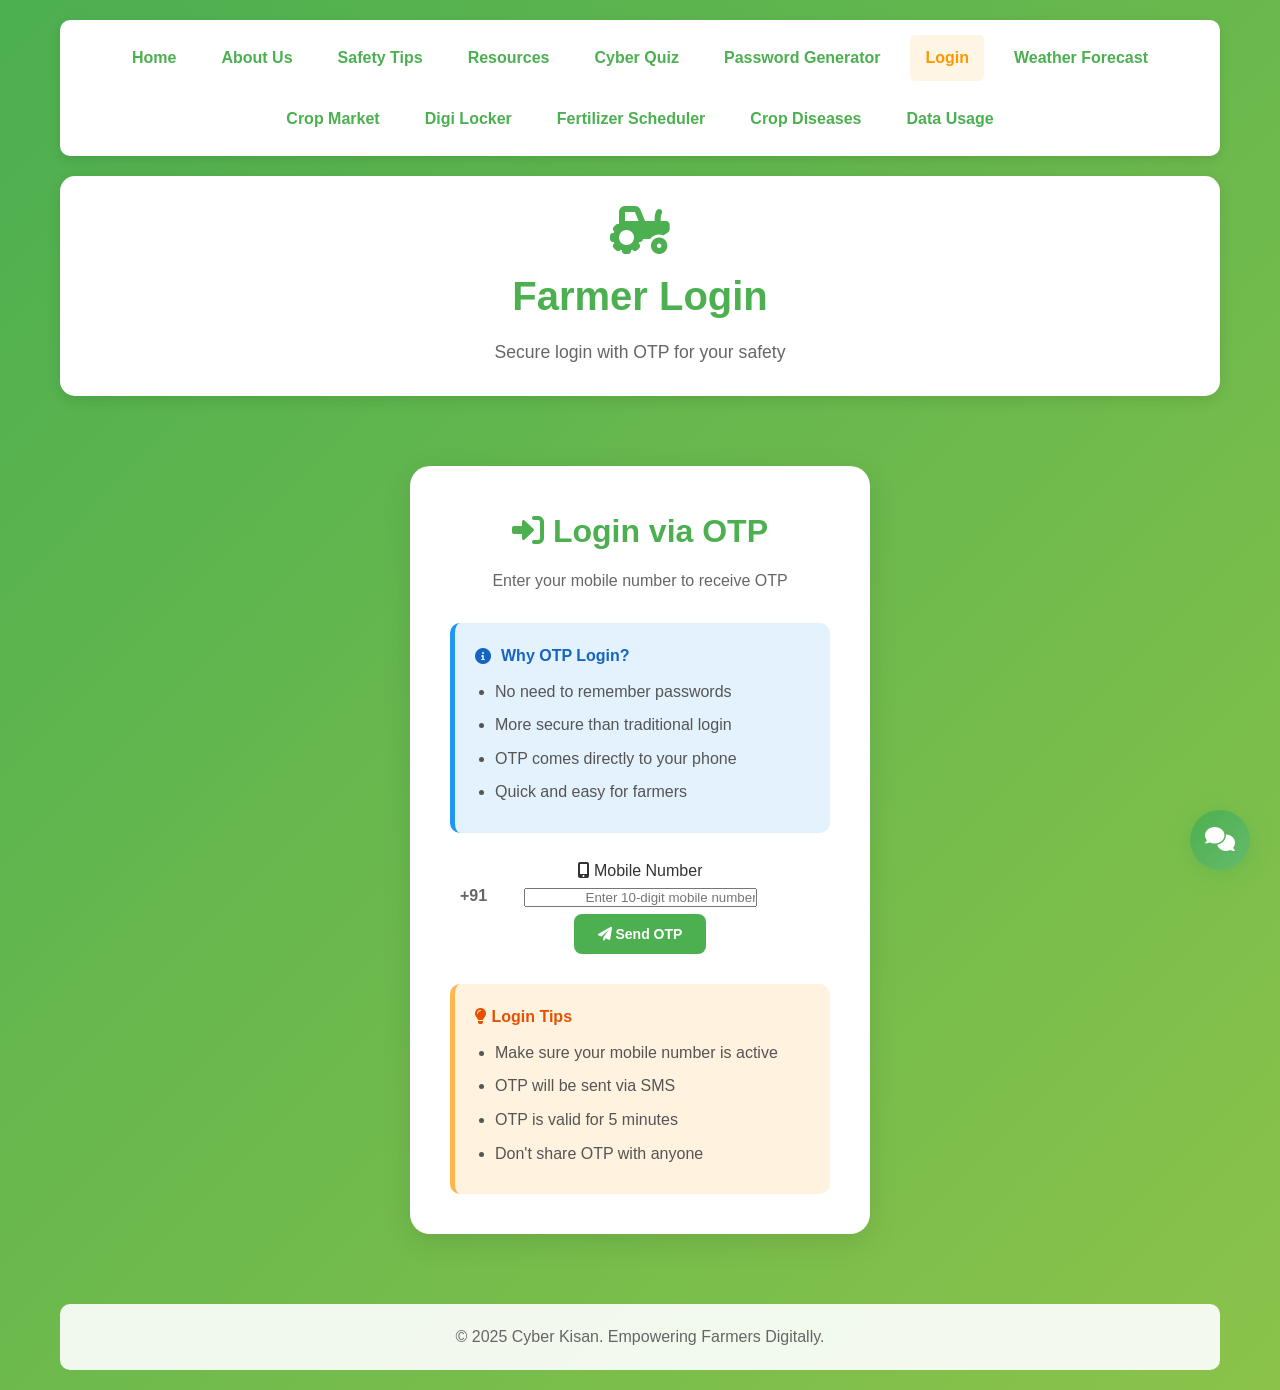
<file: login.html>
<!DOCTYPE html>
<html lang="en">

<head>
    <meta charset="UTF-8">
    <meta name="viewport" content="width=device-width, initial-scale=1.0">
    <title>Login - Cyber Kissan</title>
    <link rel="stylesheet" href="https://cdnjs.cloudflare.com/ajax/libs/font-awesome/6.0.0/css/all.min.css">
    <link rel="stylesheet" href="cyber-kissan-common.css">
    <style>
        .login-container {
            max-width: 500px;
            margin: 50px auto;
            padding: 20px;
        }

        .login-card {
            background: #ffffff;
            padding: 40px;
            border-radius: 20px;
            box-shadow: 0 8px 30px rgba(0, 0, 0, 0.1);
            text-align: center;
        }

        .login-card h2 {
            color: #4CAF50;
            margin-bottom: 10px;
            font-size: 2em;
        }

        .login-card p {
            color: #666;
            margin-bottom: 30px;
        }

        .login-step {
            display: none;
        }

        .login-step.active {
            display: block;
            animation: fadeIn 0.5s ease-in;
        }

        @keyframes fadeIn {
            from {
                opacity: 0;
                transform: translateY(20px);
            }

            to {
                opacity: 1;
                transform: translateY(0);
            }
        }

        .otp-info {
            background: #E3F2FD;
            padding: 20px;
            border-radius: 10px;
            border-left: 5px solid #2196F3;
            margin-bottom: 25px;
            text-align: left;
        }

        .otp-info h4 {
            color: #1565C0;
            margin-bottom: 10px;
            display: flex;
            align-items: center;
            gap: 10px;
        }

        .otp-info ul {
            margin: 0;
            padding-left: 20px;
        }

        .otp-info li {
            margin-bottom: 8px;
            color: #555;
        }

        .timer {
            font-size: 1.2em;
            color: #FF5722;
            font-weight: bold;
            margin: 15px 0;
        }

        .resend-otp {
            color: #2196F3;
            cursor: pointer;
            text-decoration: underline;
            margin-top: 15px;
            display: inline-block;
        }

        .resend-otp:hover {
            color: #FF9800;
        }

        .resend-otp.disabled {
            color: #ccc;
            cursor: not-allowed;
            text-decoration: none;
        }

        .profile-card {
            background: linear-gradient(135deg, #E8F5E9, #F1F8E9);
            padding: 25px;
            border-radius: 15px;
            margin-bottom: 20px;
            text-align: center;
        }

        .profile-card h3 {
            color: #2E7D32;
            margin-bottom: 10px;
        }

        .profile-card p {
            color: #555;
            margin: 5px 0;
        }

        .emergency-logout {
            background: linear-gradient(45deg, #FF5722, #E64A19);
            margin-top: 20px;
        }

        .emergency-logout:hover {
            background: linear-gradient(45deg, #E64A19, #D84315);
        }

        .login-tips {
            background: #FFF3E0;
            padding: 20px;
            border-radius: 10px;
            border-left: 5px solid #FFB74D;
            margin-top: 25px;
            text-align: left;
        }

        .login-tips h4 {
            color: #E65100;
            margin-bottom: 10px;
        }

        .login-tips ul {
            margin: 0;
            padding-left: 20px;
        }

        .login-tips li {
            margin-bottom: 8px;
            color: #555;
        }

        .already-logged-in {
            background: #E8F5E9;
            padding: 20px;
            border-radius: 10px;
            margin-bottom: 20px;
            border: 2px solid #4CAF50;
        }

        .already-logged-in h3 {
            color: #2E7D32;
            margin-bottom: 10px;
        }

        /* OTP Input Fields */
        .otp-inputs {
            display: flex;
            justify-content: center;
            gap: 10px;
            margin: 20px 0;
        }

        .otp-input {
            width: 50px;
            height: 50px;
            text-align: center;
            font-size: 24px;
            font-weight: bold;
            border: 2px solid #4CAF50;
            border-radius: 8px;
            transition: all 0.3s ease;
        }

        .otp-input:focus {
            border-color: #FF9800;
            outline: none;
            box-shadow: 0 0 10px rgba(255, 152, 0, 0.3);
            transform: scale(1.05);
        }

        .phone-input-container {
            position: relative;
        }

        .phone-input-container .input-group-text {
            position: absolute;
            left: 10px;
            top: 50%;
            transform: translateY(-50%);
            background: transparent;
            border: none;
            color: #666;
            font-weight: bold;
        }

        .phone-input {
            padding-left: 60px !important;
        }

        .error-message {
            color: #f44336;
            background: #ffebee;
            padding: 10px;
            border-radius: 5px;
            margin-top: 10px;
            display: none;
        }

        .success-message {
            color: #4CAF50;
            background: #e8f5e9;
            padding: 10px;
            border-radius: 5px;
            margin-top: 10px;
            display: none;
        }
    </style>
</head>

<body>
    <div class="container">
        <!-- Navigation Bar -->
        <nav class="nav">
            <ul>
                <li><a href="index.html">Home</a></li>
                <li><a href="about.html">About Us</a></li>
                <li><a href="tips.html">Safety Tips</a></li>
                <li><a href="resources.html">Resources</a></li>
                <li><a href="quiz.html">Cyber Quiz</a></li>
                <li><a href="password-generator.html">Password Generator</a></li>
                <li><a href="login.html" class="active">Login</a></li>
                <li><a href="weather.html">Weather Forecast</a></li>
                <li><a href="crop-market.html">Crop Market</a></li>
                <li><a href="digilocker.html">Digi Locker</a></li>
                <li><a href="fertilizer-scheduler.html">Fertilizer Scheduler</a></li>
                <li><a href="crop-diseases.html">Crop Diseases</a></li>
                <li><a href="data-usage.html">Data Usage</a></li>
            </ul>
        </nav>

        <header class="header">
            <i class="fas fa-tractor logo"></i>
            <h1>Farmer Login</h1>
            <p>Secure login with OTP for your safety</p>
        </header>

        <div class="login-container">
            <div class="login-card">
                <h2><i class="fas fa-sign-in-alt"></i> Login via OTP</h2>
                <p>Enter your mobile number to receive OTP</p>

                <!-- Step 1: Mobile Number Input -->
                <div id="step1" class="login-step active">
                    <div class="otp-info">
                        <h4><i class="fas fa-info-circle"></i> Why OTP Login?</h4>
                        <ul>
                            <li>No need to remember passwords</li>
                            <li>More secure than traditional login</li>
                            <li>OTP comes directly to your phone</li>
                            <li>Quick and easy for farmers</li>
                        </ul>
                    </div>

                    <div class="form-group">
                        <label for="mobile" class="form-label">
                            <i class="fas fa-mobile-alt"></i> Mobile Number
                        </label>
                        <div class="phone-input-container">
                            <span class="input-group-text">+91</span>
                            <input type="tel" id="mobile" class="form-control phone-input"
                                placeholder="Enter 10-digit mobile number" maxlength="10" pattern="[0-9]{10}">
                        </div>
                        <div id="mobile-error" class="error-message"></div>
                    </div>

                    <button class="btn btn-primary" onclick="sendOTP()">
                        <i class="fas fa-paper-plane"></i> Send OTP
                    </button>

                    <div class="login-tips">
                        <h4><i class="fas fa-lightbulb"></i> Login Tips</h4>
                        <ul>
                            <li>Make sure your mobile number is active</li>
                            <li>OTP will be sent via SMS</li>
                            <li>OTP is valid for 5 minutes</li>
                            <li>Don't share OTP with anyone</li>
                        </ul>
                    </div>
                </div>

                <!-- Step 2: OTP Verification -->
                <div id="step2" class="login-step">
                    <div class="otp-info">
                        <h4><i class="fas fa-sms"></i> Enter OTP</h4>
                        <p>We have sent a 6-digit OTP to <strong id="display-mobile"></strong></p>
                        <p>Please enter the code below:</p>
                    </div>

                    <div class="form-group">
                        <label class="form-label">Enter 6-digit OTP:</label>
                        <div class="otp-inputs">
                            <input type="text" class="otp-input" maxlength="1" oninput="moveToNext(this, 0)">
                            <input type="text" class="otp-input" maxlength="1" oninput="moveToNext(this, 1)">
                            <input type="text" class="otp-input" maxlength="1" oninput="moveToNext(this, 2)">
                            <input type="text" class="otp-input" maxlength="1" oninput="moveToNext(this, 3)">
                            <input type="text" class="otp-input" maxlength="1" oninput="moveToNext(this, 4)">
                            <input type="text" class="otp-input" maxlength="1" oninput="moveToNext(this, 5)">
                        </div>
                        <div id="otp-error" class="error-message"></div>
                        <div id="otp-success" class="success-message"></div>
                    </div>

                    <div class="timer" id="timer">Time remaining: 5:00</div>

                    <button class="btn btn-primary" onclick="verifyOTP()">
                        <i class="fas fa-check"></i> Verify OTP
                    </button>

                    <div class="text-center">
                        <span class="resend-otp" id="resend-otp" onclick="resendOTP()">
                            <i class="fas fa-redo"></i> Resend OTP
                        </span>
                    </div>
                </div>

                <!-- Step 3: Profile/Logged In -->
                <div id="step3" class="login-step">
                    <div class="already-logged-in">
                        <h3><i class="fas fa-check-circle"></i> Successfully Logged In!</h3>
                        <p>Welcome to Cyber Kissan - Your digital safety partner</p>
                    </div>

                    <div class="profile-card">
                        <h3><i class="fas fa-user"></i> Your Profile</h3>
                        <p><strong>Mobile:</strong> <span id="user-mobile"></span></p>
                        <p><strong>Login Time:</strong> <span id="login-time"></span></p>
                        <p><strong>Status:</strong> <span style="color: #4CAF50;">Active</span></p>
                    </div>

                    <button class="btn btn-primary" onclick="goToDashboard()">
                        <i class="fas fa-tachometer-alt"></i> Go to Dashboard
                    </button>

                    <button class="btn emergency-logout" onclick="logout()">
                        <i class="fas fa-sign-out-alt"></i> Logout
                    </button>
                </div>
            </div>
        </div>

        <!-- Footer -->
        <footer>
            <p>&copy; 2025 Cyber Kisan. Empowering Farmers Digitally.</p>
        </footer>
    </div>

    <!-- Chatbot -->
    <div id="chatbot" class="chatbot">
        <div class="chat-messages" id="chat-messages"></div>
        <div class="chat-input">
            <input type="text" id="chat-input" placeholder="Type your message..."
                onkeypress="if(event.key==='Enter') sendMessage()">
            <button class="btn btn-primary" onclick="sendMessage()">Send</button>
        </div>
    </div>

    <script src="chatbot.js"></script>
    <script>
        // OTP Login System
        let currentMobile = '';
        let generatedOTP = '';
        let otpExpiry = null;
        let timerInterval = null;

        // Initialize
        document.addEventListener('DOMContentLoaded', function () {
            // Check if already logged in
            if (localStorage.getItem('cyberKissanLoggedIn') === 'true') {
                showStep(3);
                document.getElementById('user-mobile').textContent = localStorage.getItem('cyberKissanMobile') || '';
                document.getElementById('login-time').textContent = localStorage.getItem('cyberKissanLoginTime') || '';
            }

            // Add input validation for mobile number
            const mobileInput = document.getElementById('mobile');
            mobileInput.addEventListener('input', function () {
                this.value = this.value.replace(/[^0-9]/g, '');
                if (this.value.length > 10) {
                    this.value = this.value.slice(0, 10);
                }
            });
        });

        function showStep(stepNumber) {
            const steps = document.querySelectorAll('.login-step');
            steps.forEach(step => step.classList.remove('active'));
            document.getElementById(`step${stepNumber}`).classList.add('active');
        }

        function sendOTP() {
            const mobile = document.getElementById('mobile').value.trim();
            const errorDiv = document.getElementById('mobile-error');

            // Validation
            if (!mobile) {
                errorDiv.textContent = 'Please enter your mobile number';
                errorDiv.style.display = 'block';
                return;
            }

            if (mobile.length !== 10) {
                errorDiv.textContent = 'Please enter a valid 10-digit mobile number';
                errorDiv.style.display = 'block';
                return;
            }

            errorDiv.style.display = 'none';

            // Generate OTP (in real implementation, this would come from backend)
            generatedOTP = Math.floor(100000 + Math.random() * 900000).toString();
            currentMobile = mobile;

            // Store in localStorage for demo
            localStorage.setItem('cyberKissanOTP', generatedOTP);
            localStorage.setItem('cyberKissanMobile', mobile);
            localStorage.setItem('cyberKissanOTPTime', Date.now() + 5 * 60 * 1000); // 5 minutes

            // Display mobile number
            document.getElementById('display-mobile').textContent = `+91 ${mobile}`;

            // Show success message
            alert(`✅ OTP sent successfully!\n\nDemo OTP: ${generatedOTP}\n\nIn real implementation, this would come via SMS`);

            // Move to OTP verification step
            showStep(2);

            // Start timer
            startOTPTimer();

            // Focus first OTP input
            setTimeout(() => {
                document.querySelector('.otp-input').focus();
            }, 100);
        }

        function startOTPTimer() {
            const expiryTime = parseInt(localStorage.getItem('cyberKissanOTPTime'));
            const timerDiv = document.getElementById('timer');
            const resendLink = document.getElementById('resend-otp');

            function updateTimer() {
                const now = Date.now();
                const remaining = expiryTime - now;

                if (remaining <= 0) {
                    timerDiv.textContent = 'OTP expired';
                    resendLink.classList.remove('disabled');
                    clearInterval(timerInterval);
                    return;
                }

                const minutes = Math.floor(remaining / 60000);
                const seconds = Math.floor((remaining % 60000) / 1000);
                timerDiv.textContent = `Time remaining: ${minutes}:${seconds.toString().padStart(2, '0')}`;

                // Disable resend if less than 30 seconds remaining
                if (remaining < 30000) {
                    resendLink.classList.add('disabled');
                }
            }

            updateTimer();
            timerInterval = setInterval(updateTimer, 1000);
        }

        function moveToNext(current, index) {
            const inputs = document.querySelectorAll('.otp-input');
            if (current.value.length === 1 && index < inputs.length - 1) {
                inputs[index + 1].focus();
            }

            // Auto-submit when all fields are filled
            const allFilled = Array.from(inputs).every(input => input.value.length === 1);
            if (allFilled) {
                setTimeout(verifyOTP, 500);
            }
        }

        function verifyOTP() {
            const inputs = document.querySelectorAll('.otp-input');
            let enteredOTP = '';

            inputs.forEach(input => {
                enteredOTP += input.value;
            });

            const errorDiv = document.getElementById('otp-error');
            const successDiv = document.getElementById('otp-success');

            // Validation
            if (enteredOTP.length !== 6) {
                errorDiv.textContent = 'Please enter complete 6-digit OTP';
                errorDiv.style.display = 'block';
                successDiv.style.display = 'none';
                return;
            }

            errorDiv.style.display = 'none';

            // Check if OTP is expired
            const expiryTime = parseInt(localStorage.getItem('cyberKissanOTPTime'));
            if (Date.now() > expiryTime) {
                errorDiv.textContent = 'OTP has expired. Please request a new one.';
                errorDiv.style.display = 'block';
                return;
            }

            // Verify OTP (compare with stored OTP)
            const storedOTP = localStorage.getItem('cyberKissanOTP');

            if (enteredOTP === storedOTP) {
                successDiv.textContent = '✅ OTP verified successfully!';
                successDiv.style.display = 'block';

                // Clear timer
                clearInterval(timerInterval);

                // Store login status
                localStorage.setItem('cyberKissanLoggedIn', 'true');
                localStorage.setItem('cyberKissanLoginTime', new Date().toLocaleString());

                // Show success for 2 seconds then move to dashboard
                setTimeout(() => {
                    showStep(3);
                }, 2000);

            } else {
                errorDiv.textContent = '❌ Invalid OTP. Please try again.';
                errorDiv.style.display = 'block';
                successDiv.style.display = 'none';

                // Clear all inputs
                inputs.forEach(input => input.value = '');
                inputs[0].focus();
            }
        }

        function resendOTP() {
            const resendLink = document.getElementById('resend-otp');
            if (resendLink.classList.contains('disabled')) return;

            // Clear existing timer
            clearInterval(timerInterval);

            // Send new OTP
            sendOTP();

            // Reset timer display
            document.getElementById('timer').textContent = 'Time remaining: 5:00';
        }

        function goToDashboard() {
            // Redirect to main dashboard or home page
            window.location.href = 'index.html?loggedIn=true';
        }

        function logout() {
            // Clear all stored data
            localStorage.removeItem('cyberKissanLoggedIn');
            localStorage.removeItem('cyberKissanMobile');
            localStorage.removeItem('cyberKissanLoginTime');
            localStorage.removeItem('cyberKissanOTP');
            localStorage.removeItem('cyberKissanOTPTime');

            // Clear timer
            clearInterval(timerInterval);

            // Go back to login
            showStep(1);

            // Clear form
            document.getElementById('mobile').value = '';
            document.querySelectorAll('.otp-input').forEach(input => input.value = '');

            alert('✅ Successfully logged out!');
        }

        // Add keyboard navigation for OTP inputs
        document.addEventListener('DOMContentLoaded', function () {
            const otpInputs = document.querySelectorAll('.otp-input');

            otpInputs.forEach((input, index) => {
                input.addEventListener('keydown', function (e) {
                    if (e.key === 'Backspace' && this.value === '' && index > 0) {
                        otpInputs[index - 1].focus();
                    }
                });

                input.addEventListener('input', function () {
                    if (this.value.length > 1) {
                        this.value = this.value.slice(0, 1);
                    }
                });
            });
        });
    </script>
</body>

</html>
</file>
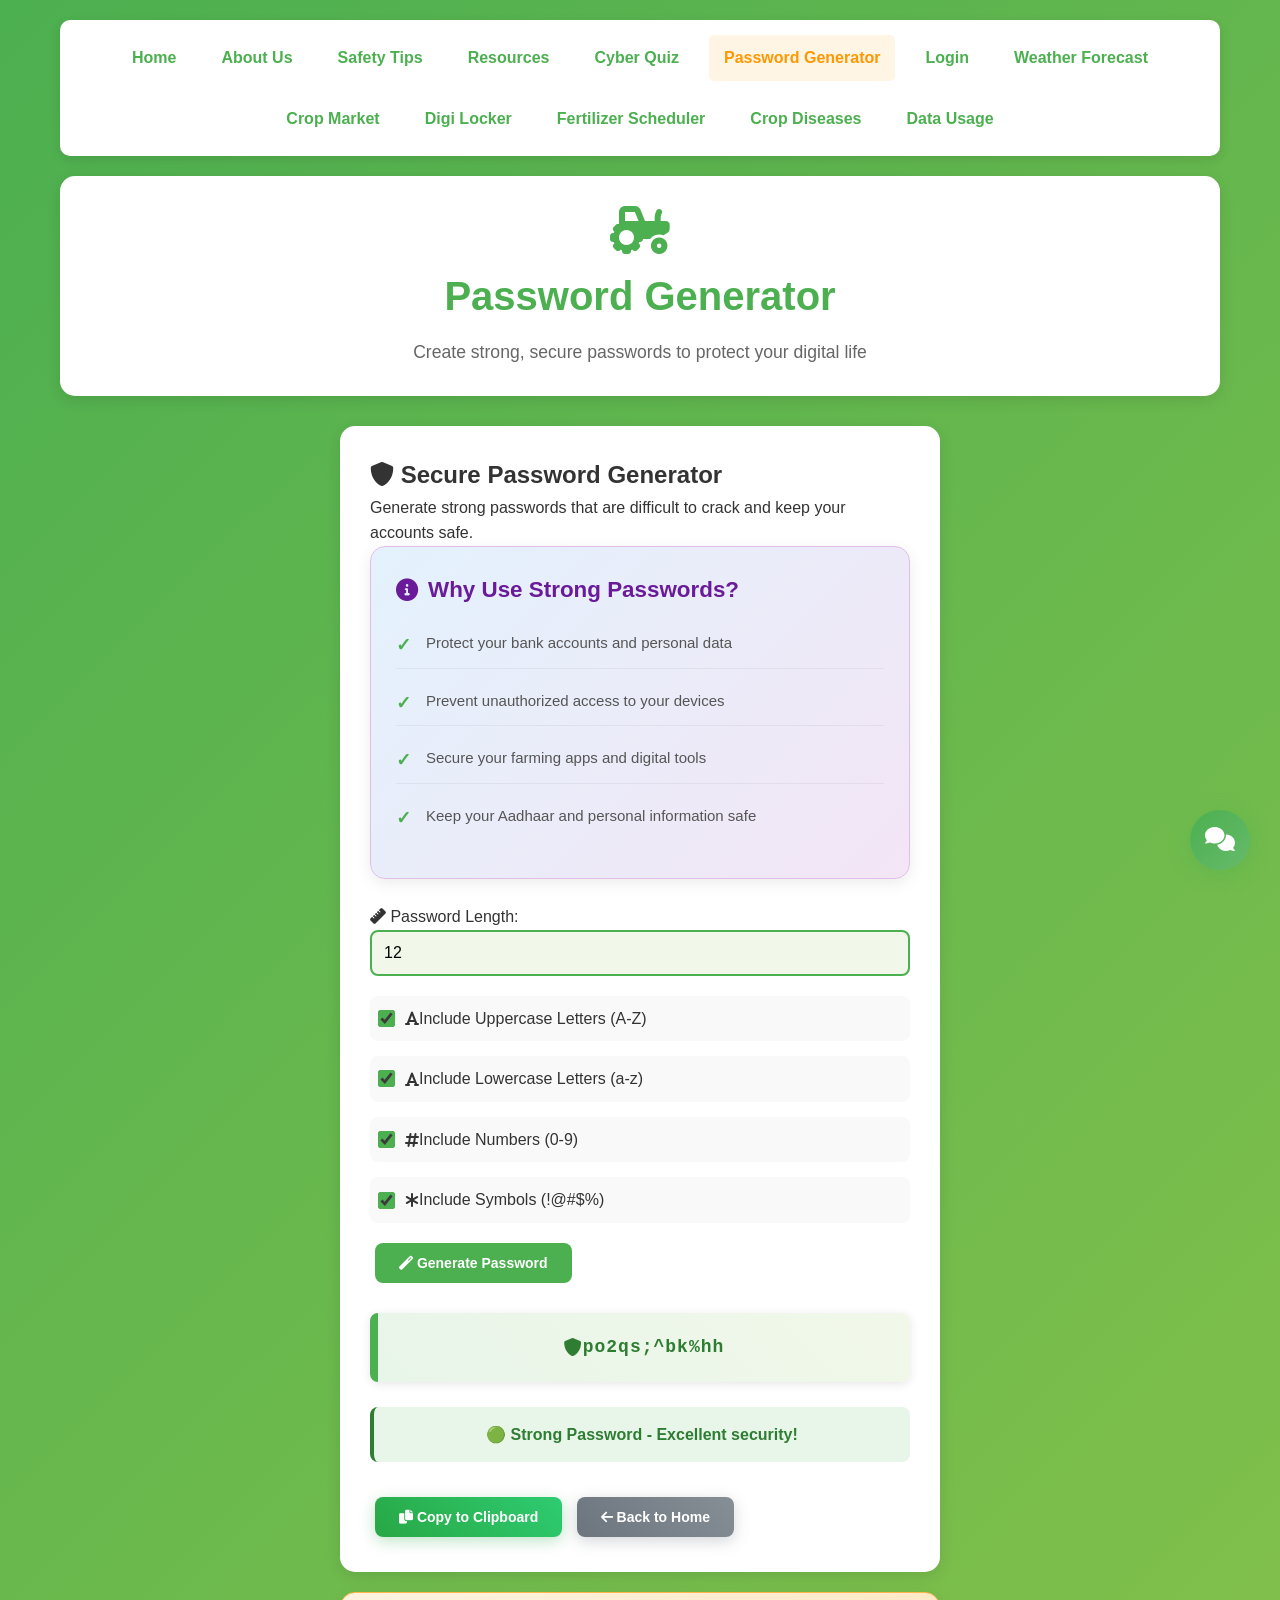
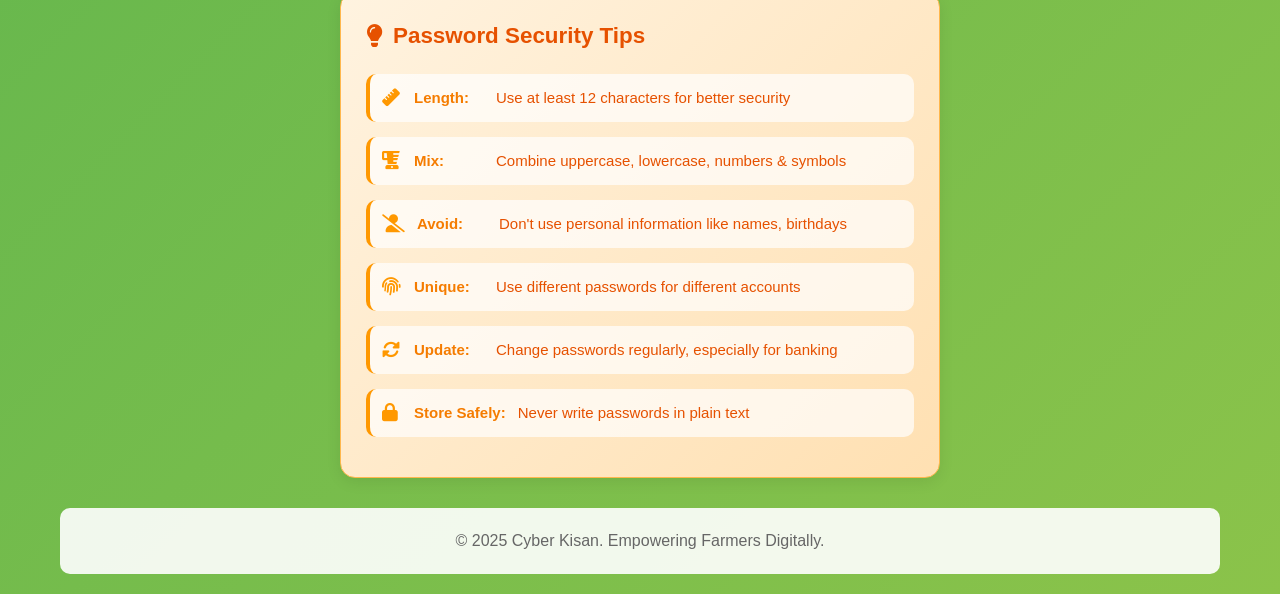
<file: password-generator.html>
<!DOCTYPE html>
<html lang="en">

<head>
    <meta charset="UTF-8">
    <meta name="viewport" content="width=device-width, initial-scale=1.0">
    <title>Password Generator - Cyber Kissan</title>
    <link rel="stylesheet" href="https://cdnjs.cloudflare.com/ajax/libs/font-awesome/6.0.0/css/all.min.css">
    <link rel="stylesheet" href="cyber-kissan-common.css">
    <style>
        /* Page specific styles */
        .password-container {
            max-width: 600px;
            margin: 0 auto;
        }

        .password-card {
            background: #ffffff;
            padding: 30px;
            border-radius: 15px;
            margin-bottom: 20px;
            box-shadow: 0 4px 15px rgba(0, 0, 0, 0.1);
        }

        .password-display {
            margin: 25px 0;
            padding: 20px;
            background: linear-gradient(45deg, #E8F5E9, #F1F8E9);
            border-left: 8px solid #4CAF50;
            font-weight: bold;
            color: #2E7D32;
            word-break: break-all;
            font-size: 18px;
            border-radius: 8px;
            box-shadow: 0 2px 10px rgba(0, 0, 0, 0.1);
            min-height: 60px;
            display: flex;
            align-items: center;
            justify-content: center;
            font-family: 'Courier New', monospace;
            letter-spacing: 1px;
        }

        .strength-indicator {
            margin: 15px 0;
            padding: 15px;
            border-radius: 8px;
            font-weight: bold;
            text-align: center;
            transition: all 0.3s ease;
            display: none;
        }

        .strength-weak {
            background: #FFEBEE;
            color: #C62828;
            border-left: 4px solid #C62828;
        }

        .strength-medium {
            background: #FFF8E1;
            color: #F57C00;
            border-left: 4px solid #F57C00;
        }

        .strength-strong {
            background: #E8F5E9;
            color: #2E7D32;
            border-left: 4px solid #2E7D32;
        }

        .form-group {
            margin-bottom: 20px;
        }

        .form-label {
            display: block;
            margin-bottom: 8px;
            font-weight: 500;
            color: #333;
        }

        .form-control {
            width: 100%;
            padding: 12px;
            border: 2px solid #4CAF50;
            border-radius: 8px;
            font-size: 16px;
            transition: all 0.3s ease;
            background: #F1F8E9;
        }

        .form-control:focus {
            border-color: #FF9800;
            outline: none;
            box-shadow: 0 0 10px rgba(255, 152, 0, 0.3);
        }

        .form-check {
            display: flex;
            align-items: center;
            margin: 15px 0;
            cursor: pointer;
            padding: 10px;
            border-radius: 8px;
            transition: background 0.3s ease;
            background: #F9F9F9;
        }

        .form-check:hover {
            background: #F1F8E9;
        }

        .form-check input[type="checkbox"] {
            width: auto;
            margin-right: 12px;
            transform: scale(1.3);
            accent-color: #4CAF50;
        }

        .copy-btn {
            background: linear-gradient(45deg, #28a745, #2ecc71) !important;
            box-shadow: 0 4px 15px rgba(40, 167, 69, 0.3) !important;
        }

        .copy-btn:hover {
            background: linear-gradient(45deg, #218838, #27ae60) !important;
            box-shadow: 0 6px 20px rgba(40, 167, 69, 0.4) !important;
        }

        .back-btn {
            background: linear-gradient(45deg, #6c757d, #868e96) !important;
            margin-top: 20px;
            box-shadow: 0 4px 15px rgba(108, 117, 125, 0.3) !important;
        }

        .back-btn:hover {
            background: linear-gradient(45deg, #5a6268, #6c757d) !important;
            box-shadow: 0 6px 20px rgba(108, 117, 125, 0.4) !important;
        }

        .tool-info {
            background: linear-gradient(135deg, #E3F2FD, #F3E5F5);
            padding: 25px;
            border-radius: 15px;
            border: 1px solid #E1BEE7;
            margin-bottom: 25px;
            box-shadow: 0 4px 15px rgba(0, 0, 0, 0.08);
        }

        .tool-info h3 {
            color: #6A1B9A;
            margin-bottom: 15px;
            font-size: 1.4em;
            display: flex;
            align-items: center;
            gap: 10px;
        }

        .tool-info ul {
            list-style: none;
            padding: 0;
        }

        .tool-info li {
            margin-bottom: 12px;
            padding: 8px 0;
            color: #555;
            font-size: 15px;
            border-bottom: 1px solid rgba(0, 0, 0, 0.05);
            display: flex;
            align-items: flex-start;
            gap: 10px;
        }

        .tool-info li:last-child {
            border-bottom: none;
        }

        .tool-info li::before {
            content: "✓";
            color: #4CAF50;
            font-weight: bold;
            font-size: 18px;
            min-width: 20px;
        }

        /* Enhanced Tips Section */
        .tips-card {
            background: linear-gradient(135deg, #FFF3E0, #FFE0B2);
            padding: 25px;
            border-radius: 15px;
            border: 1px solid #FFB74D;
            margin-bottom: 25px;
            box-shadow: 0 4px 15px rgba(0, 0, 0, 0.08);
        }

        .tips-card h3 {
            color: #E65100;
            margin-bottom: 20px;
            font-size: 1.4em;
            display: flex;
            align-items: center;
            gap: 10px;
        }

        .tips-list {
            list-style: none;
            padding: 0;
        }

        .tips-list li {
            margin-bottom: 15px;
            padding: 12px;
            background: rgba(255, 255, 255, 0.7);
            border-radius: 10px;
            border-left: 4px solid #FF9800;
            color: #E65100;
            font-size: 15px;
            display: flex;
            align-items: flex-start;
            gap: 12px;
            transition: all 0.3s ease;
        }

        .tips-list li:hover {
            background: rgba(255, 255, 255, 0.9);
            transform: translateX(5px);
        }

        .tips-list li strong {
            color: #F57C00;
            min-width: 70px;
            display: inline-block;
        }

        .tips-icon {
            color: #FF9800;
            font-size: 18px;
            min-width: 20px;
            margin-top: 2px;
        }

        /* Page header */
        .page-header {
            margin-bottom: 30px;
        }

        .page-header p {
            color: #666;
            font-size: 1.1em;
        }

        /* Responsive adjustments */
        @media (max-width: 768px) {

            .tool-info li,
            .tips-list li {
                flex-direction: column;
                gap: 8px;
            }

            .tips-list li strong {
                min-width: auto;
            }
        }
    </style>
</head>

<body>
    <div class="container">
        <!-- Navigation Bar -->
        <nav class="nav">
            <ul>
                <li><a href="index.html">Home</a></li>
                <li><a href="about.html">About Us</a></li>
                <li><a href="tips.html">Safety Tips</a></li>
                <li><a href="resources.html">Resources</a></li>
                <li><a href="quiz.html">Cyber Quiz</a></li>
                <li><a href="password-generator.html" class="active">Password Generator</a></li>
                <li><a href="login.html">Login</a></li>
                <li><a href="weather.html">Weather Forecast</a></li>
                <li><a href="crop-market.html">Crop Market</a></li>
                <li><a href="digilocker.html">Digi Locker</a></li>
                <li><a href="fertilizer-scheduler.html">Fertilizer Scheduler</a></li>
                <li><a href="crop-diseases.html">Crop Diseases</a></li>
                <li><a href="data-usage.html">Data Usage</a></li>
            </ul>
        </nav>

        <!-- Header -->
        <header class="header page-header">
            <i class="fas fa-tractor logo"></i>
            <h1>Password Generator</h1>
            <p>Create strong, secure passwords to protect your digital life</p>
        </header>

        <!-- Main Content -->
        <div class="password-container">
            <div class="password-card">
                <h2><i class="fas fa-shield-alt"></i> Secure Password Generator</h2>
                <p>Generate strong passwords that are difficult to crack and keep your accounts safe.</p>

                <div class="tool-info">
                    <h3><i class="fas fa-info-circle"></i> Why Use Strong Passwords?</h3>
                    <ul>
                        <li>Protect your bank accounts and personal data</li>
                        <li>Prevent unauthorized access to your devices</li>
                        <li>Secure your farming apps and digital tools</li>
                        <li>Keep your Aadhaar and personal information safe</li>
                    </ul>
                </div>

                <div class="form-group">
                    <label for="length" class="form-label">
                        <i class="fas fa-ruler"></i> Password Length:
                        <input type="number" id="length" class="form-control" value="12" min="8" max="64">
                    </label>
                </div>

                <div class="form-check">
                    <input type="checkbox" id="uppercase" checked>
                    <i class="fas fa-font"></i> Include Uppercase Letters (A-Z)
                </div>

                <div class="form-check">
                    <input type="checkbox" id="lowercase" checked>
                    <i class="fas fa-font"></i> Include Lowercase Letters (a-z)
                </div>

                <div class="form-check">
                    <input type="checkbox" id="numbers" checked>
                    <i class="fas fa-hashtag"></i> Include Numbers (0-9)
                </div>

                <div class="form-check">
                    <input type="checkbox" id="symbols" checked>
                    <i class="fas fa-asterisk"></i> Include Symbols (!@#$%)
                </div>

                <button class="btn btn-primary" onclick="generatePassword()">
                    <i class="fas fa-magic"></i> Generate Password
                </button>

                <div class="password-display" id="generated-password">
                    <i class="fas fa-shield-alt"></i> Your password will appear here
                </div>

                <div id="strength-indicator" class="strength-indicator"></div>

                <button class="btn copy-btn" onclick="copyPassword()">
                    <i class="fas fa-copy"></i> Copy to Clipboard
                </button>

                <button class="btn back-btn" onclick="window.location.href='index.html'">
                    <i class="fas fa-arrow-left"></i> Back to Home
                </button>
            </div>

            <div class="tips-card">
                <h3><i class="fas fa-lightbulb"></i> Password Security Tips</h3>
                <ul class="tips-list">
                    <li>
                        <i class="fas fa-ruler tips-icon"></i>
                        <strong>Length:</strong> Use at least 12 characters for better security
                    </li>
                    <li>
                        <i class="fas fa-blender tips-icon"></i>
                        <strong>Mix:</strong> Combine uppercase, lowercase, numbers & symbols
                    </li>
                    <li>
                        <i class="fas fa-user-slash tips-icon"></i>
                        <strong>Avoid:</strong> Don't use personal information like names, birthdays
                    </li>
                    <li>
                        <i class="fas fa-fingerprint tips-icon"></i>
                        <strong>Unique:</strong> Use different passwords for different accounts
                    </li>
                    <li>
                        <i class="fas fa-sync-alt tips-icon"></i>
                        <strong>Update:</strong> Change passwords regularly, especially for banking
                    </li>
                    <li>
                        <i class="fas fa-lock tips-icon"></i>
                        <strong>Store Safely:</strong> Never write passwords in plain text
                    </li>
                </ul>
            </div>
        </div>

        <!-- Footer -->
        <footer>
            <p>&copy; 2025 Cyber Kisan. Empowering Farmers Digitally.</p>
        </footer>
    </div>

    <!-- Chatbot HTML -->
    <div id="chatbot" class="chatbot">
        <div class="chat-messages" id="chat-messages"></div>
        <div class="chat-input">
            <input type="text" id="chat-input" placeholder="Type your message..."
                onkeypress="if(event.key==='Enter') sendMessage()">
            <button class="btn btn-primary" onclick="sendMessage()">Send</button>
        </div>
    </div>

    <!-- Scripts -->
    <script src="chatbot.js"></script>
    <script>
        function generatePassword() {
            const length = document.getElementById('length').value;
            const uppercase = document.getElementById('uppercase').checked;
            const lowercase = document.getElementById('lowercase').checked;
            const numbers = document.getElementById('numbers').checked;
            const symbols = document.getElementById('symbols').checked;

            let charset = '';
            if (uppercase) charset += 'ABCDEFGHIJKLMNOPQRSTUVWXYZ';
            if (lowercase) charset += 'abcdefghijklmnopqrstuvwxyz';
            if (numbers) charset += '0123456789';
            if (symbols) charset += '!@#$%^&*()_+[]{}|;:,.<>?';

            if (charset === '') {
                alert('⚠️ Please select at least one option!');
                return;
            }

            let password = '';
            for (let i = 0; i < length; i++) {
                password += charset.charAt(Math.floor(Math.random() * charset.length));
            }

            document.getElementById('generated-password').innerHTML = `<i class="fas fa-shield-alt"></i> ${password}`;

            // Show password strength
            showPasswordStrength(password);
        }

        function showPasswordStrength(password) {
            const strengthDiv = document.getElementById('strength-indicator');
            let strength = 0;
            let message = '';
            let className = '';

            if (password.length >= 12) strength++;
            if (/[a-z]/.test(password)) strength++;
            if (/[A-Z]/.test(password)) strength++;
            if (/[0-9]/.test(password)) strength++;
            if (/[^A-Za-z0-9]/.test(password)) strength++;

            if (strength <= 2) {
                message = '🔴 Weak Password - Add more characters and types';
                className = 'strength-weak';
            } else if (strength <= 3) {
                message = '🟡 Medium Strength - Good, but can be stronger';
                className = 'strength-medium';
            } else {
                message = '🟢 Strong Password - Excellent security!';
                className = 'strength-strong';
            }

            strengthDiv.textContent = message;
            strengthDiv.className = `strength-indicator ${className}`;
            strengthDiv.style.display = 'block';
        }

        function copyPassword() {
            const password = document.getElementById('generated-password').textContent.replace('Your password will appear here', '').trim();
            if (password && password !== 'Your password will appear here') {
                navigator.clipboard.writeText(password).then(() => {
                    alert('✅ Password copied to clipboard!');
                }).catch(() => {
                    alert('❌ Failed to copy password');
                });
            } else {
                alert('⚠️ Generate a password first!');
            }
        }

        // Auto-generate password on page load
        window.onload = function () {
            generatePassword();
        };
    </script>
</body>

</html>
</file>
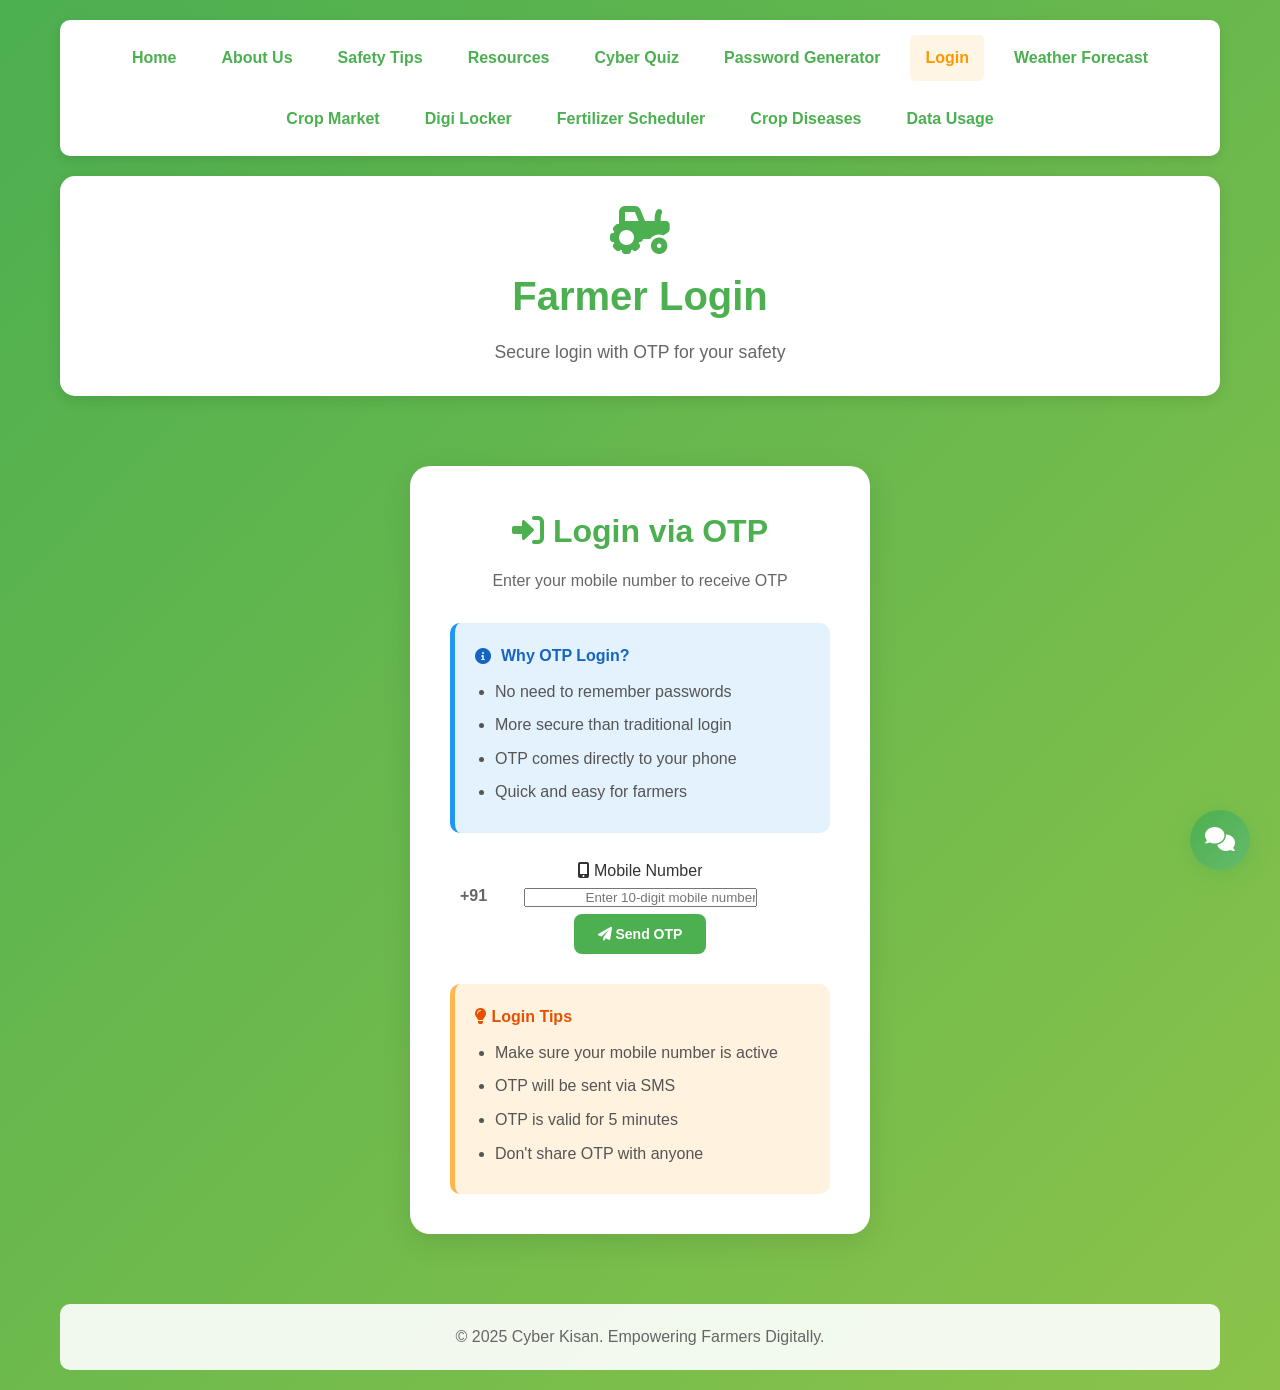
<file: profile.html>
<!DOCTYPE html>
<html lang="en">

<head>
    <meta charset="UTF-8">
    <meta name="viewport" content="width=device-width, initial-scale=1.0">
    <title>My Account - Cyber Kissan</title>
    <link rel="stylesheet" href="https://cdnjs.cloudflare.com/ajax/libs/font-awesome/6.0.0/css/all.min.css">
    <link rel="stylesheet" href="cyber-kissan-common.css">
</head>

<body>
    <div class="container">
        <nav class="nav">
            <ul>
                <li><a href="index.html">Home</a></li>
                <li><a href="about.html">About Us</a></li>
                <li><a href="tips.html">Safety Tips</a></li>
                <li><a href="resources.html">Resources</a></li>
                <li><a href="quiz.html">Cyber Quiz</a></li>
                <li><a href="password-generator.html">Password Generator</a></li>
                <li><a href="profile.html" class="active">My Account</a></li>
                <li><a href="weather.html">Weather Forecast</a></li>
                <li><a href="crop-market.html">Crop Market</a></li>
                <li><a href="digilocker.html">Digi Locker</a></li>
                <li><a href="fertilizer-scheduler.html">Fertilizer Scheduler</a></li>
                <li><a href="crop-diseases.html">Crop Diseases</a></li>
                <li><a href="data-usage.html">Data Usage</a></li>
            </ul>
        </nav>

        <header class="header">
            <i class="fas fa-tractor logo"></i>
            <h1>My Account</h1>
            <p>Your Cyber Kissan Profile</p>
        </header>

        <div class="card">
            <h2><i class="fas fa-user-circle"></i> Profile Information</h2>

            <div class="profile-card">
                <h3>Welcome, Farmer!</h3>
                <p><strong>Mobile Number:</strong> <span id="profile-mobile"></span></p>
                <p><strong>Member Since:</strong> <span id="member-since"></span></p>
                <p><strong>Last Login:</strong> <span id="last-login"></span></p>
                <p><strong>Account Status:</strong> <span style="color: #4CAF50;">Active</span></p>
            </div>

            <h3><i class="fas fa-chart-line"></i> Your Activity</h3>
            <ul>
                <li>Quizzes Completed: <strong id="quiz-count">0</strong></li>
                <li>Passwords Generated: <strong id="password-count">0</strong></li>
                <li>Chatbot Interactions: <strong id="chatbot-count">0</strong></li>
            </ul>

            <h3><i class="fas fa-cog"></i> Account Settings</h3>
            <div style="margin-top: 20px;">
                <button class="btn btn-primary" onclick="viewSecurityTips()">
                    <i class="fas fa-shield-alt"></i> Security Tips
                </button>
                <button class="btn btn-secondary" onclick="downloadData()">
                    <i class="fas fa-download"></i> Download My Data
                </button>
                <button class="btn emergency-logout" onclick="logout()">
                    <i class="fas fa-sign-out-alt"></i> Logout
                </button>
            </div>
        </div>

        <footer>
            <p>&copy; 2025 Cyber Kisan. Empowering Farmers Digitally.</p>
        </footer>
    </div>

    <script src="chatbot.js"></script>
    <script>
        // Load profile data
        document.addEventListener('DOMContentLoaded', function () {
            const mobile = localStorage.getItem('cyberKissanMobile');
            const loginTime = localStorage.getItem('cyberKissanLoginTime');

            if (!mobile) {
                // Not logged in, redirect to login
                window.location.href = 'login.html';
                return;
            }

            // Display profile info
            document.getElementById('profile-mobile').textContent = `+91 ${mobile}`;
            document.getElementById('member-since').textContent = 'January 2025';
            document.getElementById('last-login').textContent = loginTime || 'Just now';

            // Load activity counts
            document.getElementById('quiz-count').textContent = localStorage.getItem('cyberKissanQuizCount') || '0';
            document.getElementById('password-count').textContent = localStorage.getItem('cyberKissanPasswordCount') || '0';
            document.getElementById('chatbot-count').textContent = localStorage.getItem('cyberKissanChatbotCount') || '0';
        });

        function viewSecurityTips() {
            window.location.href = 'tips.html';
        }

        function downloadData() {
            const data = {
                mobile: localStorage.getItem('cyberKissanMobile'),
                loginTime: localStorage.getItem('cyberKissanLoginTime'),
                quizCount: localStorage.getItem('cyberKissanQuizCount') || '0',
                passwordCount: localStorage.getItem('cyberKissanPasswordCount') || '0',
                chatbotCount: localStorage.getItem('cyberKissanChatbotCount') || '0'
            };

            const dataStr = JSON.stringify(data, null, 2);
            const dataBlob = new Blob([dataStr], { type: 'application/json' });
            const url = URL.createObjectURL(dataBlob);
            const link = document.createElement('a');
            link.href = url;
            link.download = 'cyber-kissan-data.json';
            link.click();

            alert('✅ Your data has been downloaded!');
        }

        function logout() {
            if (confirm('Are you sure you want to logout?')) {
                localStorage.removeItem('cyberKissanLoggedIn');
                localStorage.removeItem('cyberKissanMobile');
                localStorage.removeItem('cyberKissanLoginTime');

                alert('✅ Successfully logged out!');
                window.location.href = 'login.html';
            }
        }
    </script>
</body>

</html>
</file>
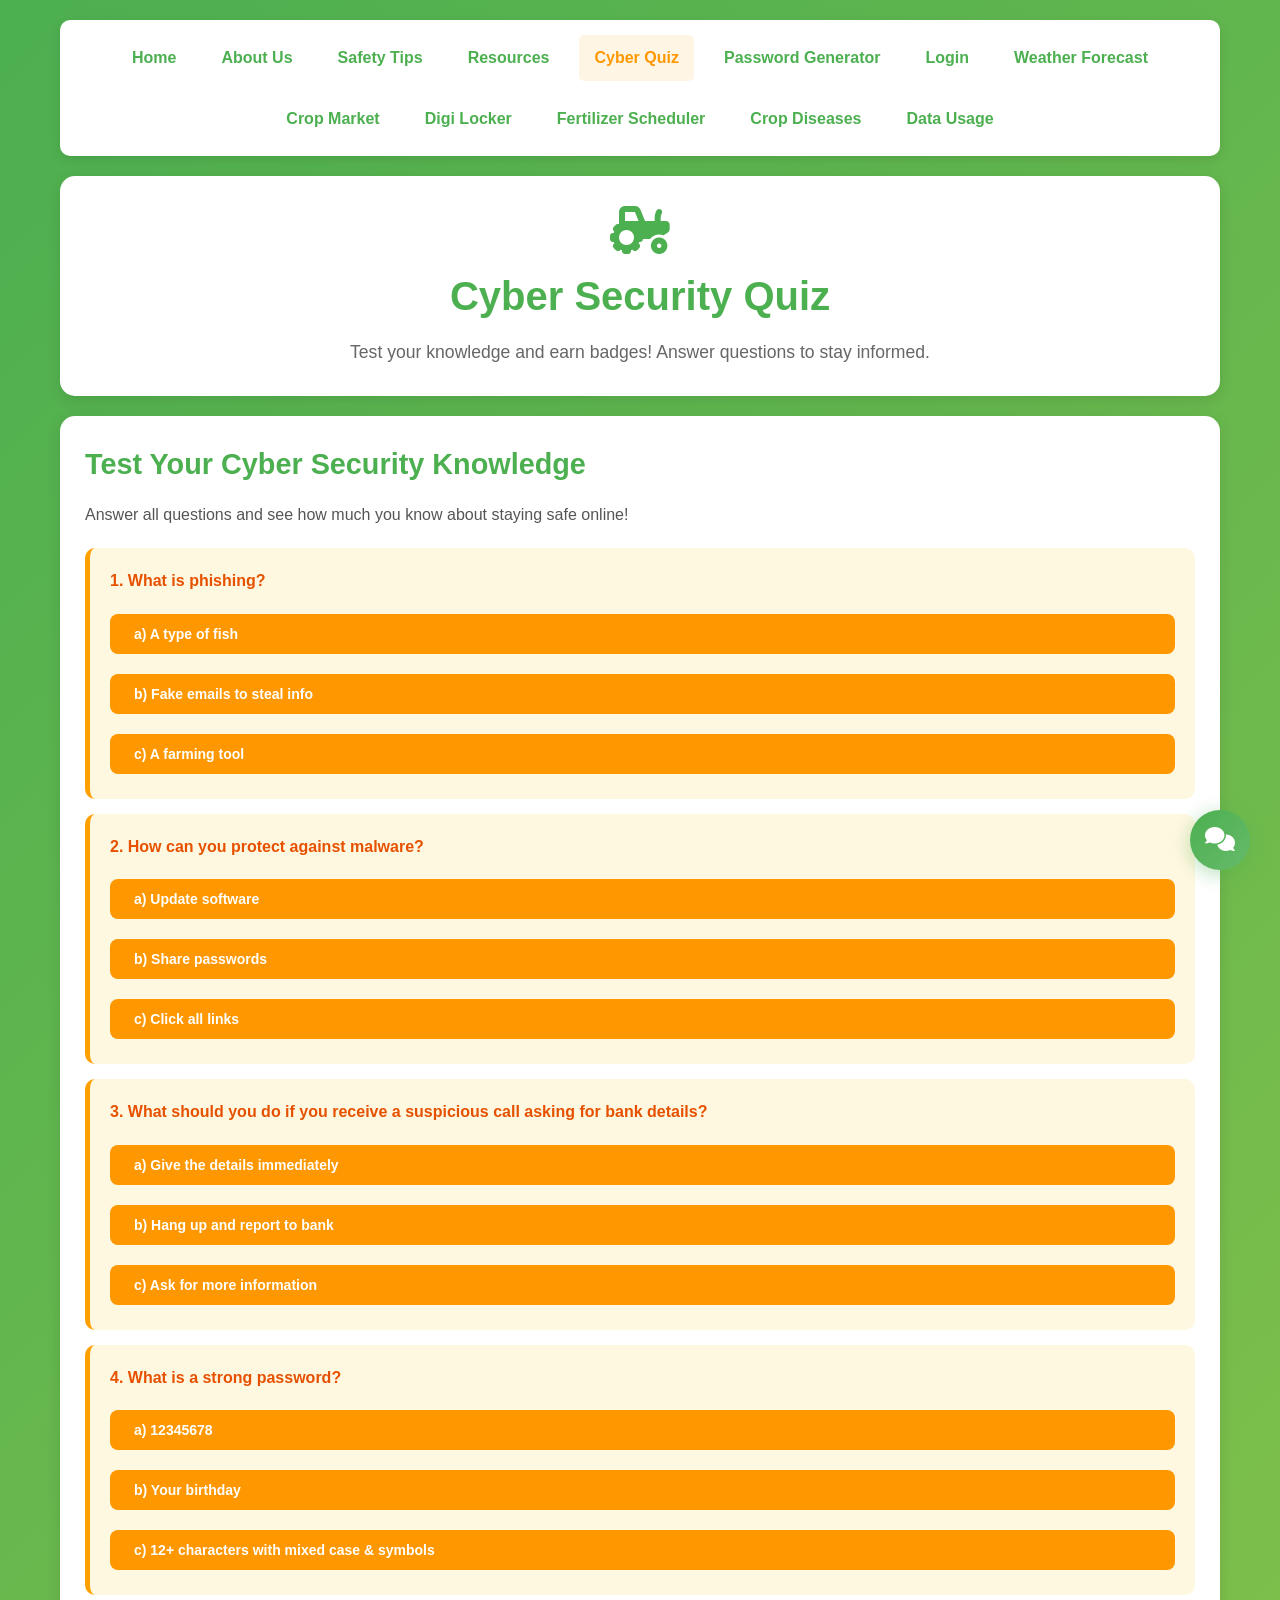
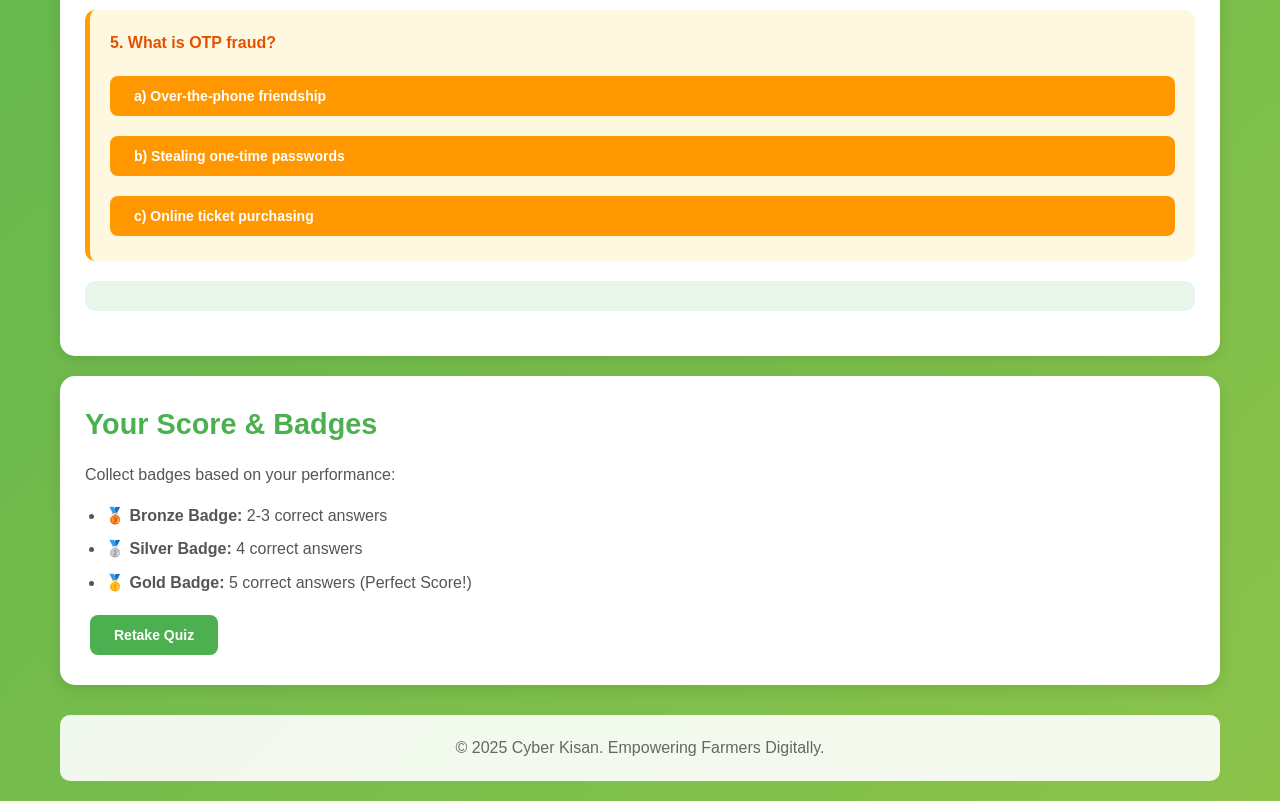
<file: quiz.html>
<!DOCTYPE html>
<html lang="en">

<head>
    <meta charset="UTF-8">
    <meta name="viewport" content="width=device-width, initial-scale=1.0">
    <title>Cyber Quiz - Cyber Kissan</title>
    <link rel="stylesheet" href="https://cdnjs.cloudflare.com/ajax/libs/font-awesome/6.0.0/css/all.min.css">
    <link rel="stylesheet" href="cyber-kissan-common.css">
    <style>
        .quiz-section {
            margin: 20px 0;
        }

        .quiz-question {
            margin-bottom: 15px;
        }

        .quiz-options {
            display: flex;
            flex-direction: column;
        }

        .quiz-options button {
            margin: 5px 0;
        }

        .quiz-result {
            text-align: center;
            font-size: 1.2em;
            font-weight: bold;
            margin: 20px 0;
        }

        .badge {
            display: inline-block;
            padding: 10px 20px;
            background: linear-gradient(45deg, #FFD700, #FFA500);
            color: #333;
            border-radius: 25px;
            margin: 10px;
            font-weight: bold;
            box-shadow: 0 2px 10px rgba(0, 0, 0, 0.2);
        }
    </style>
</head>

<body>
    <div class="container">
        <nav class="nav">
            <ul>
                <li><a href="index.html">Home</a></li>
                <li><a href="about.html">About Us</a></li>
                <li><a href="tips.html">Safety Tips</a></li>
                <li><a href="resources.html">Resources</a></li>
                <li><a href="quiz.html" class="active">Cyber Quiz</a></li>
                <li><a href="password-generator.html" target="_blank">Password Generator</a></li>
                <li><a href="login.html">Login</a></li>
                <li><a href="weather.html">Weather Forecast</a></li>
                <li><a href="crop-market.html">Crop Market</a></li>
                <li><a href="digilocker.html">Digi Locker</a></li>
                <li><a href="fertilizer-scheduler.html">Fertilizer Scheduler</a></li>
                <li><a href="crop-diseases.html">Crop Diseases</a></li>
                <li><a href="data-usage.html">Data Usage</a></li>
            </ul>
        </nav>

        <header class="header">
            <i class="fas fa-tractor logo"></i>
            <h1>Cyber Security Quiz</h1>
            <p>Test your knowledge and earn badges! Answer questions to stay informed.</p>
        </header>

        <div class="card">
            <h2>Test Your Cyber Security Knowledge</h2>
            <p>Answer all questions and see how much you know about staying safe online!</p>

            <div class="quiz-section">
                <div class="quiz-question">
                    <p><strong>1. What is phishing?</strong></p>
                    <div class="quiz-options">
                        <button class="btn" onclick="checkAnswer(1, 'a')">a) A type of fish</button>
                        <button class="btn" onclick="checkAnswer(1, 'b')">b) Fake emails to steal info</button>
                        <button class="btn" onclick="checkAnswer(1, 'c')">c) A farming tool</button>
                    </div>
                </div>

                <div class="quiz-question">
                    <p><strong>2. How can you protect against malware?</strong></p>
                    <div class="quiz-options">
                        <button class="btn" onclick="checkAnswer(2, 'a')">a) Update software</button>
                        <button class="btn" onclick="checkAnswer(2, 'b')">b) Share passwords</button>
                        <button class="btn" onclick="checkAnswer(2, 'c')">c) Click all links</button>
                    </div>
                </div>

                <div class="quiz-question">
                    <p><strong>3. What should you do if you receive a suspicious call asking for bank details?</strong>
                    </p>
                    <div class="quiz-options">
                        <button class="btn" onclick="checkAnswer(3, 'a')">a) Give the details immediately</button>
                        <button class="btn" onclick="checkAnswer(3, 'b')">b) Hang up and report to bank</button>
                        <button class="btn" onclick="checkAnswer(3, 'c')">c) Ask for more information</button>
                    </div>
                </div>

                <div class="quiz-question">
                    <p><strong>4. What is a strong password?</strong></p>
                    <div class="quiz-options">
                        <button class="btn" onclick="checkAnswer(4, 'a')">a) 12345678</button>
                        <button class="btn" onclick="checkAnswer(4, 'b')">b) Your birthday</button>
                        <button class="btn" onclick="checkAnswer(4, 'c')">c) 12+ characters with mixed case &
                            symbols</button>
                    </div>
                </div>

                <div class="quiz-question">
                    <p><strong>5. What is OTP fraud?</strong></p>
                    <div class="quiz-options">
                        <button class="btn" onclick="checkAnswer(5, 'a')">a) Over-the-phone friendship</button>
                        <button class="btn" onclick="checkAnswer(5, 'b')">b) Stealing one-time passwords</button>
                        <button class="btn" onclick="checkAnswer(5, 'c')">c) Online ticket purchasing</button>
                    </div>
                </div>
            </div>

            <div class="quiz-result" id="quiz-result"></div>
            <div id="badges" class="text-center"></div>
        </div>

        <div class="card">
            <h2>Your Score & Badges</h2>
            <p>Collect badges based on your performance:</p>
            <ul>
                <li>🥉 <strong>Bronze Badge:</strong> 2-3 correct answers</li>
                <li>🥈 <strong>Silver Badge:</strong> 4 correct answers</li>
                <li>🥇 <strong>Gold Badge:</strong> 5 correct answers (Perfect Score!)</li>
            </ul>
            <button class="btn btn-primary" onclick="resetQuiz()">Retake Quiz</button>
        </div>

        <footer>
            <p>&copy; 2025 Cyber Kisan. Empowering Farmers Digitally.</p>
        </footer>
    </div>

    <script src="chatbot.js"></script>
    <script>
        let quizScore = 0;
        const correctAnswers = { 1: 'b', 2: 'a', 3: 'b', 4: 'c', 5: 'b' };
        let answeredQuestions = {};

        function checkAnswer(question, answer) {
            if (answeredQuestions[question]) return; // Already answered

            answeredQuestions[question] = true;

            if (correctAnswers[question] === answer) {
                quizScore++;
                alert('Correct! 🎉');
            } else {
                alert('Wrong! Try again. ❌');
            }

            updateResult();
        }

        function updateResult() {
            const totalQuestions = Object.keys(correctAnswers).length;
            const resultDiv = document.getElementById('quiz-result');
            const badgesDiv = document.getElementById('badges');

            resultDiv.innerHTML = `Your Score: ${quizScore}/${totalQuestions}`;

            // Award badges
            badgesDiv.innerHTML = '';
            if (quizScore >= 2 && quizScore <= 3) {
                badgesDiv.innerHTML = '<span class="badge">🥉 Bronze Badge</span>';
            } else if (quizScore === 4) {
                badgesDiv.innerHTML = '<span class="badge">🥈 Silver Badge</span>';
            } else if (quizScore === 5) {
                badgesDiv.innerHTML = '<span class="badge">🥇 Gold Badge</span><span class="badge">🏆 Perfect Score!</span>';
            }

            if (Object.keys(answeredQuestions).length === totalQuestions) {
                resultDiv.innerHTML += '<br><strong>Quiz Complete!</strong>';
                if (quizScore === totalQuestions) {
                    resultDiv.innerHTML += '<br>🎊 Congratulations! You got a perfect score!';
                }
            }
        }

        function resetQuiz() {
            quizScore = 0;
            answeredQuestions = {};
            document.getElementById('quiz-result').innerHTML = '';
            document.getElementById('badges').innerHTML = '';

            // Re-enable all buttons
            const buttons = document.querySelectorAll('.quiz-options button');
            buttons.forEach(button => {
                button.disabled = false;
                button.style.opacity = '1';
            });

            alert('Quiz reset! You can take it again.');
        }

        // Disable buttons after answering
        document.addEventListener('click', function (e) {
            if (e.target.classList.contains('btn') && e.target.parentElement.classList.contains('quiz-options')) {
                const buttons = e.target.parentElement.querySelectorAll('button');
                buttons.forEach(btn => {
                    btn.disabled = true;
                    btn.style.opacity = '0.6';
                });
            }
        });
    </script>
</body>

</html>
</file>
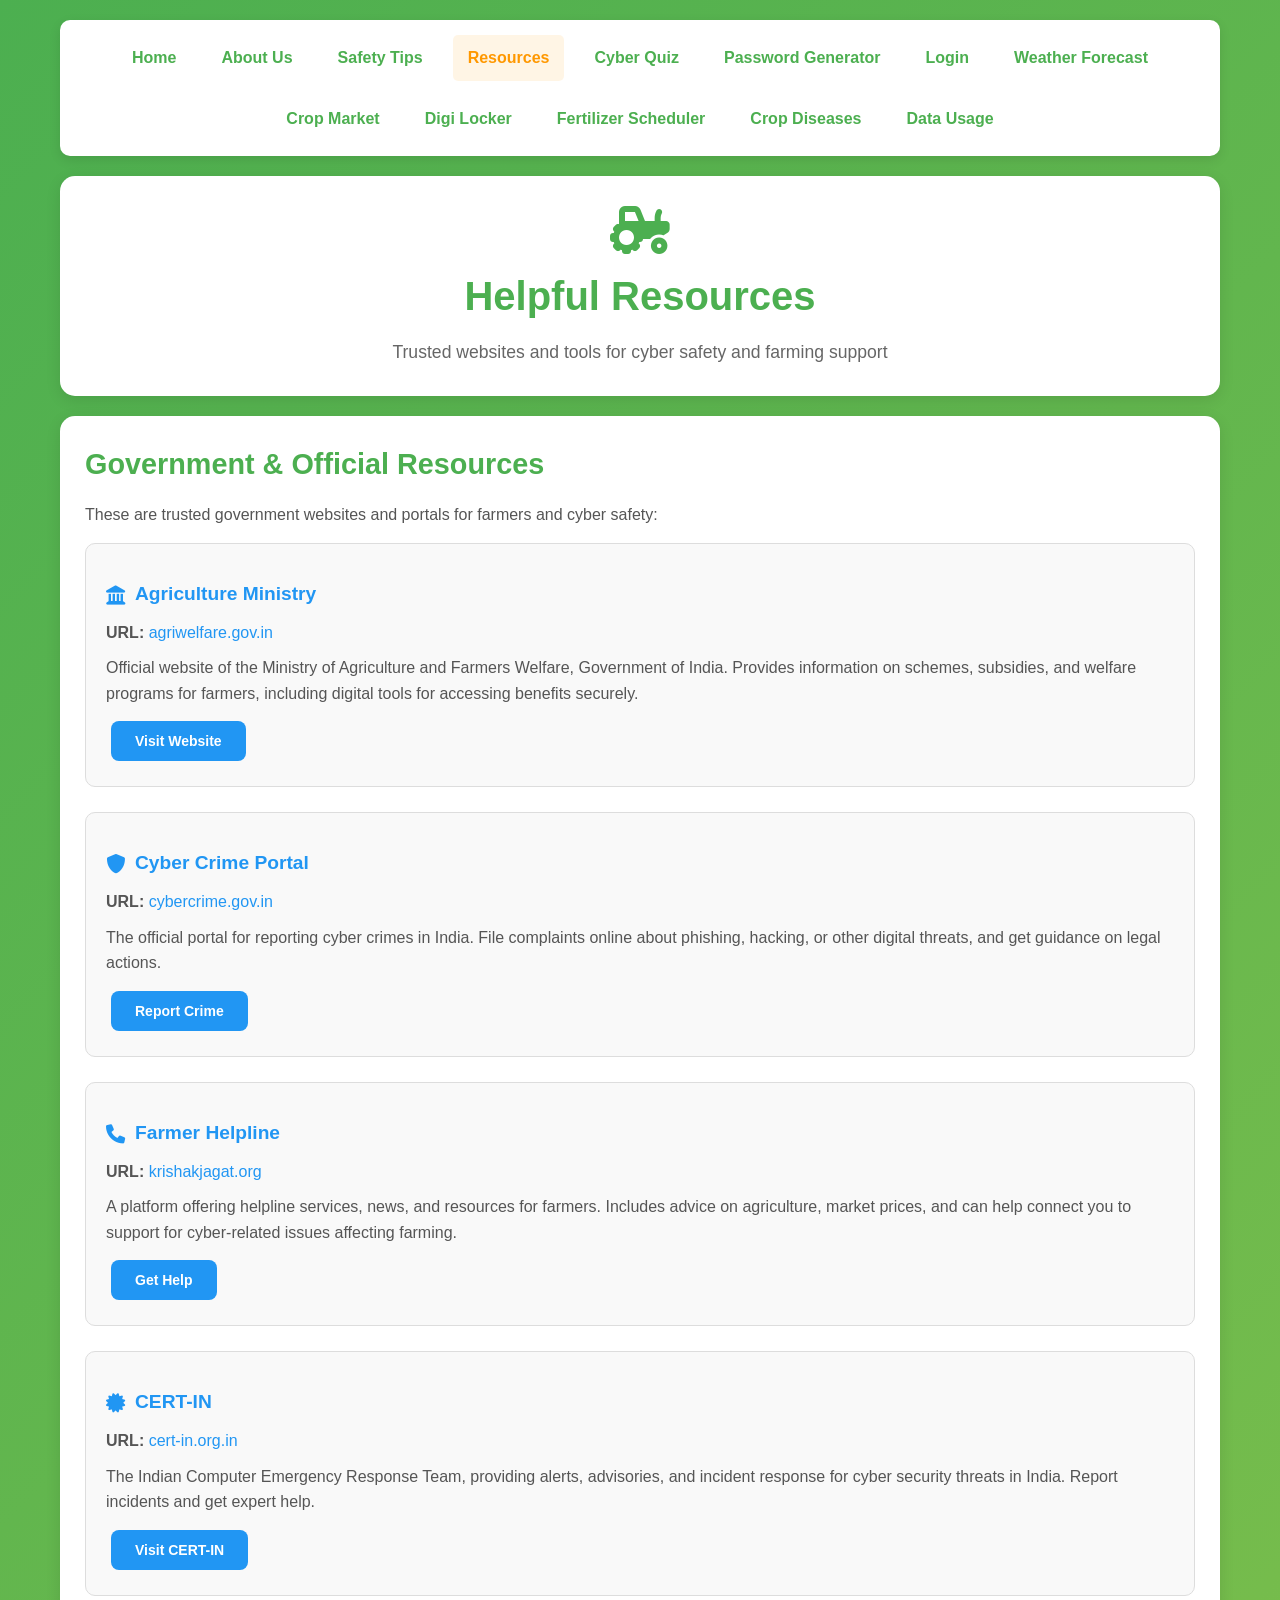
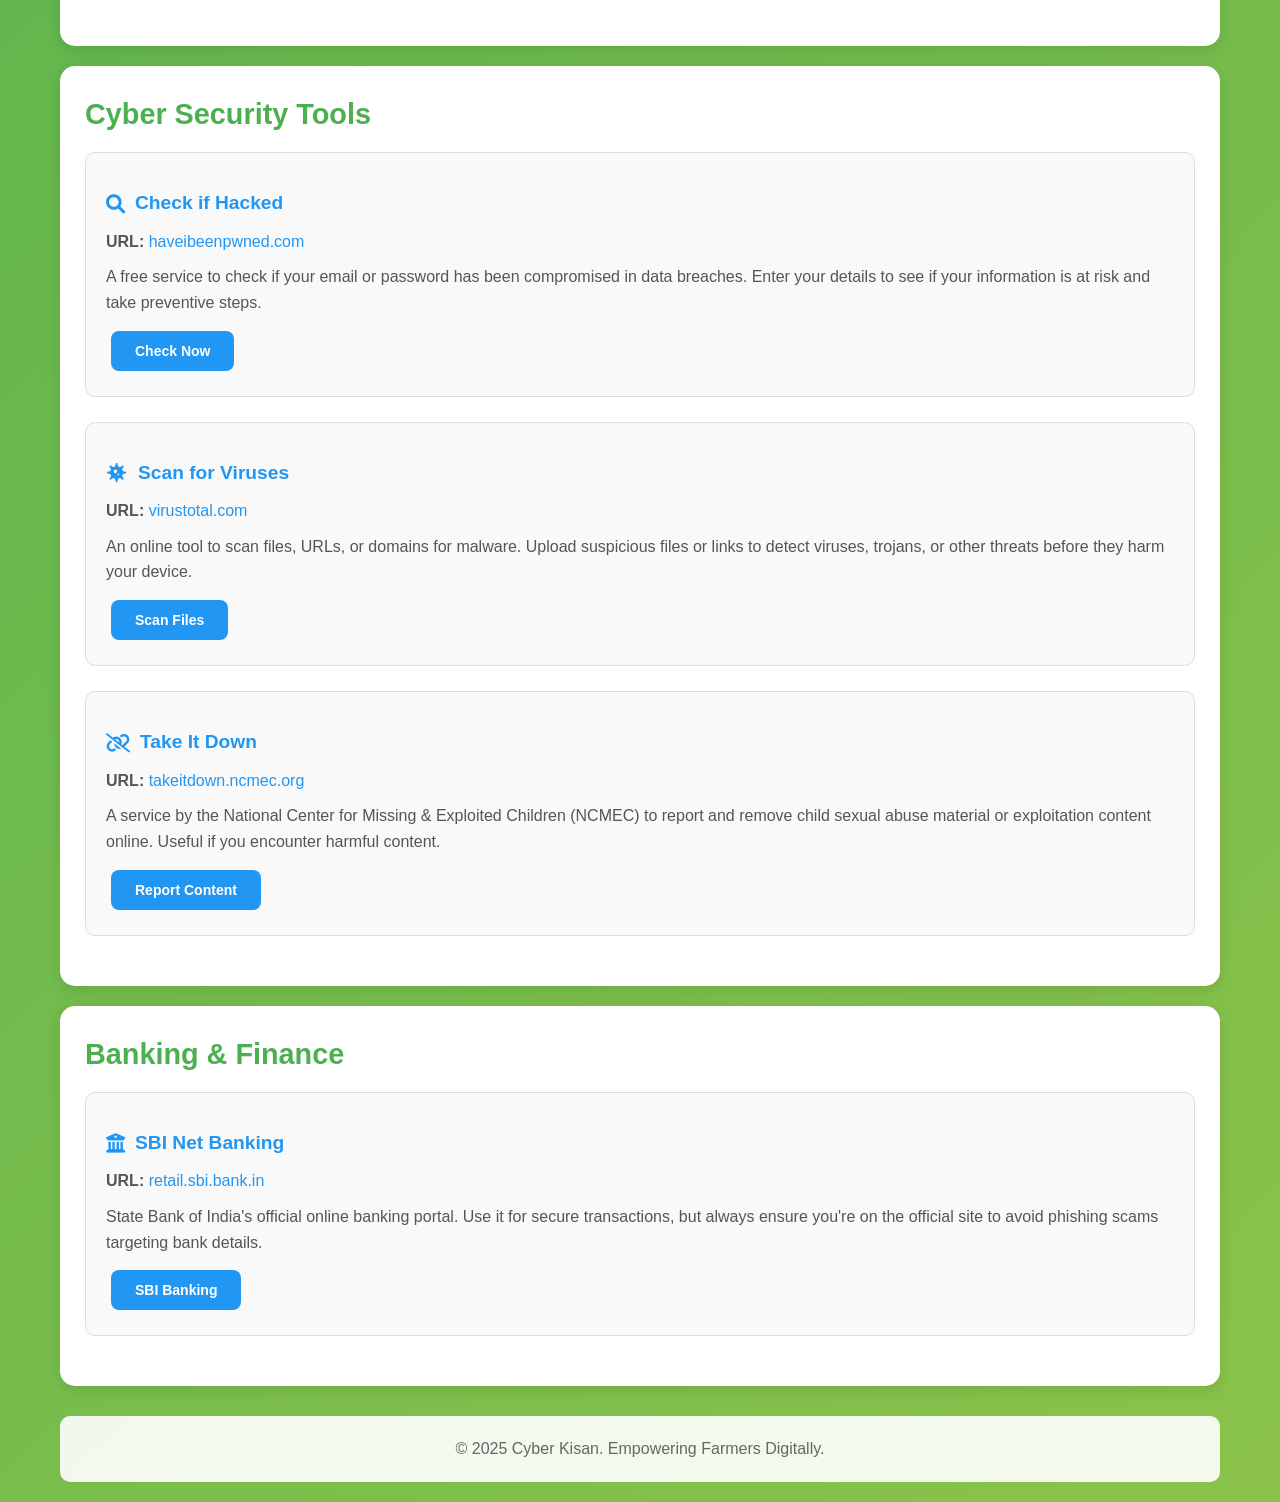
<file: resources.html>
<!DOCTYPE html>
<html lang="en">

<head>
    <meta charset="UTF-8">
    <meta name="viewport" content="width=device-width, initial-scale=1.0">
    <title>Resources - Cyber Kissan</title>
    <link rel="stylesheet" href="https://cdnjs.cloudflare.com/ajax/libs/font-awesome/6.0.0/css/all.min.css">
    <link rel="stylesheet" href="cyber-kissan-common.css">
</head>

<body>
    <div class="container">
        <nav class="nav">
            <ul>
                <li><a href="index.html">Home</a></li>
                <li><a href="about.html">About Us</a></li>
                <li><a href="tips.html">Safety Tips</a></li>
                <li><a href="resources.html" class="active">Resources</a></li>
                <li><a href="quiz.html">Cyber Quiz</a></li>
                <li><a href="password-generator.html" target="_blank">Password Generator</a></li>
                <li><a href="login.html">Login</a></li>
                <li><a href="weather.html">Weather Forecast</a></li>
                <li><a href="crop-market.html">Crop Market</a></li>
                <li><a href="digilocker.html">Digi Locker</a></li>
                <li><a href="fertilizer-scheduler.html">Fertilizer Scheduler</a></li>
                <li><a href="crop-diseases.html">Crop Diseases</a></li>
                <li><a href="data-usage.html">Data Usage</a></li>
            </ul>
        </nav>

        <header class="header">
            <i class="fas fa-tractor logo"></i>
            <h1>Helpful Resources</h1>
            <p>Trusted websites and tools for cyber safety and farming support</p>
        </header>

        <div class="card">
            <h2>Government & Official Resources</h2>
            <p>These are trusted government websites and portals for farmers and cyber safety:</p>

            <div class="resource-item">
                <h4><i class="fas fa-landmark"></i> Agriculture Ministry</h4>
                <p><strong>URL:</strong> <a href="https://agriwelfare.gov.in/" target="_blank">agriwelfare.gov.in</a>
                </p>
                <p>Official website of the Ministry of Agriculture and Farmers Welfare, Government of India. Provides
                    information on schemes, subsidies, and welfare programs for farmers, including digital tools for
                    accessing benefits securely.</p>
                <button class="btn btn-secondary" onclick="window.open('https://agriwelfare.gov.in/', '_blank')">Visit
                    Website</button>
            </div>

            <div class="resource-item">
                <h4><i class="fas fa-shield-alt"></i> Cyber Crime Portal</h4>
                <p><strong>URL:</strong> <a href="https://cybercrime.gov.in/" target="_blank">cybercrime.gov.in</a></p>
                <p>The official portal for reporting cyber crimes in India. File complaints online about phishing,
                    hacking, or other digital threats, and get guidance on legal actions.</p>
                <button class="btn btn-secondary" onclick="window.open('https://cybercrime.gov.in/', '_blank')">Report
                    Crime</button>
            </div>

            <div class="resource-item">
                <h4><i class="fas fa-phone"></i> Farmer Helpline</h4>
                <p><strong>URL:</strong> <a href="https://www.krishakjagat.org/" target="_blank">krishakjagat.org</a>
                </p>
                <p>A platform offering helpline services, news, and resources for farmers. Includes advice on
                    agriculture, market prices, and can help connect you to support for cyber-related issues affecting
                    farming.</p>
                <button class="btn btn-secondary" onclick="window.open('https://www.krishakjagat.org/', '_blank')">Get
                    Help</button>
            </div>

            <div class="resource-item">
                <h4><i class="fas fa-certificate"></i> CERT-IN</h4>
                <p><strong>URL:</strong> <a href="https://www.cert-in.org.in/" target="_blank">cert-in.org.in</a></p>
                <p>The Indian Computer Emergency Response Team, providing alerts, advisories, and incident response for
                    cyber security threats in India. Report incidents and get expert help.</p>
                <button class="btn btn-secondary" onclick="window.open('https://www.cert-in.org.in/', '_blank')">Visit
                    CERT-IN</button>
            </div>
        </div>

        <div class="card">
            <h2>Cyber Security Tools</h2>

            <div class="resource-item">
                <h4><i class="fas fa-search"></i> Check if Hacked</h4>
                <p><strong>URL:</strong> <a href="https://haveibeenpwned.com/" target="_blank">haveibeenpwned.com</a>
                </p>
                <p>A free service to check if your email or password has been compromised in data breaches. Enter your
                    details to see if your information is at risk and take preventive steps.</p>
                <button class="btn btn-secondary" onclick="window.open('https://haveibeenpwned.com/', '_blank')">Check
                    Now</button>
            </div>

            <div class="resource-item">
                <h4><i class="fas fa-virus"></i> Scan for Viruses</h4>
                <p><strong>URL:</strong> <a href="https://www.virustotal.com/" target="_blank">virustotal.com</a></p>
                <p>An online tool to scan files, URLs, or domains for malware. Upload suspicious files or links to
                    detect viruses, trojans, or other threats before they harm your device.</p>
                <button class="btn btn-secondary" onclick="window.open('https://www.virustotal.com/', '_blank')">Scan
                    Files</button>
            </div>

            <div class="resource-item">
                <h4><i class="fas fa-unlink"></i> Take It Down</h4>
                <p><strong>URL:</strong> <a href="https://takeitdown.ncmec.org/"
                        target="_blank">takeitdown.ncmec.org</a></p>
                <p>A service by the National Center for Missing & Exploited Children (NCMEC) to report and remove child
                    sexual abuse material or exploitation content online. Useful if you encounter harmful content.</p>
                <button class="btn btn-secondary"
                    onclick="window.open('https://takeitdown.ncmec.org/', '_blank')">Report Content</button>
            </div>
        </div>

        <div class="card">
            <h2>Banking & Finance</h2>

            <div class="resource-item">
                <h4><i class="fas fa-university"></i> SBI Net Banking</h4>
                <p><strong>URL:</strong> <a href="https://retail.sbi.bank.in/" target="_blank">retail.sbi.bank.in</a>
                </p>
                <p>State Bank of India's official online banking portal. Use it for secure transactions, but always
                    ensure you're on the official site to avoid phishing scams targeting bank details.</p>
                <button class="btn btn-secondary" onclick="window.open('https://retail.sbi.bank.in/', '_blank')">SBI
                    Banking</button>
            </div>
        </div>

        <footer>
            <p>&copy; 2025 Cyber Kisan. Empowering Farmers Digitally.</p>
        </footer>
    </div>
</body>

</html>
</file>
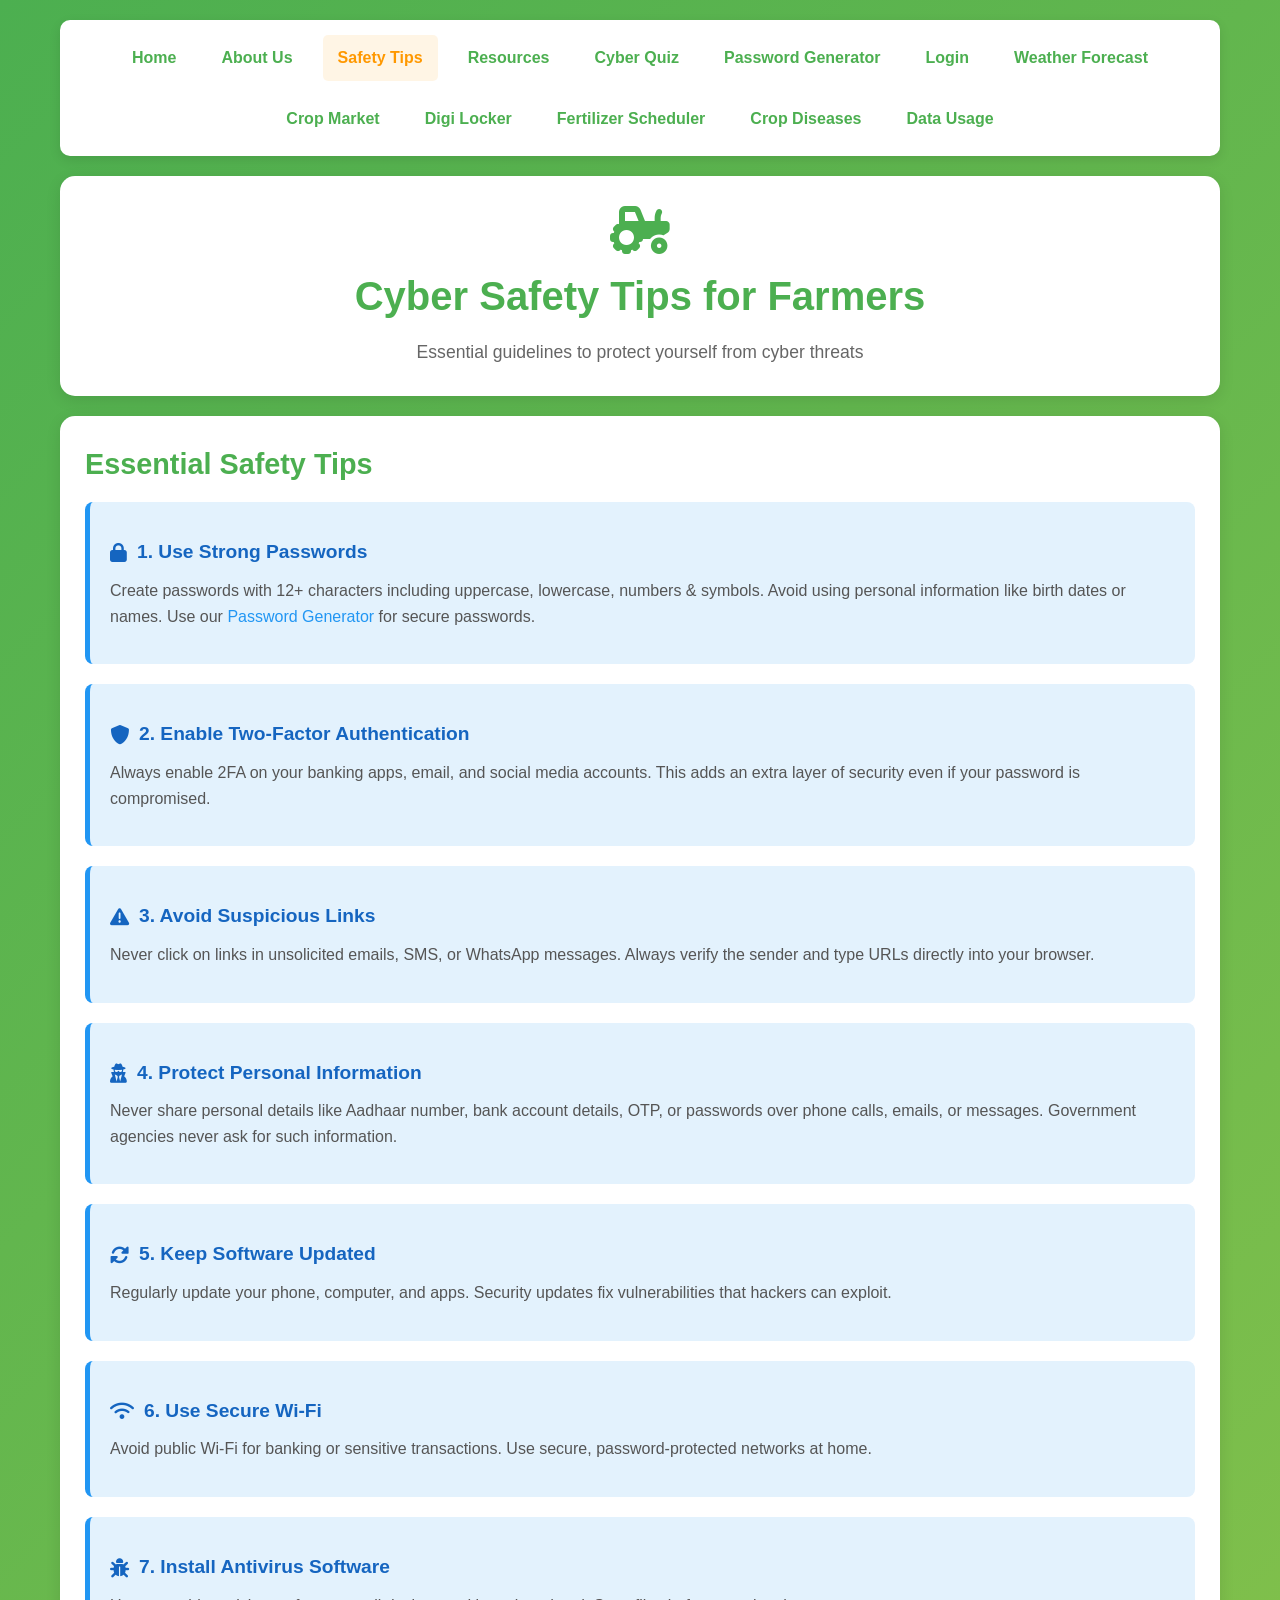
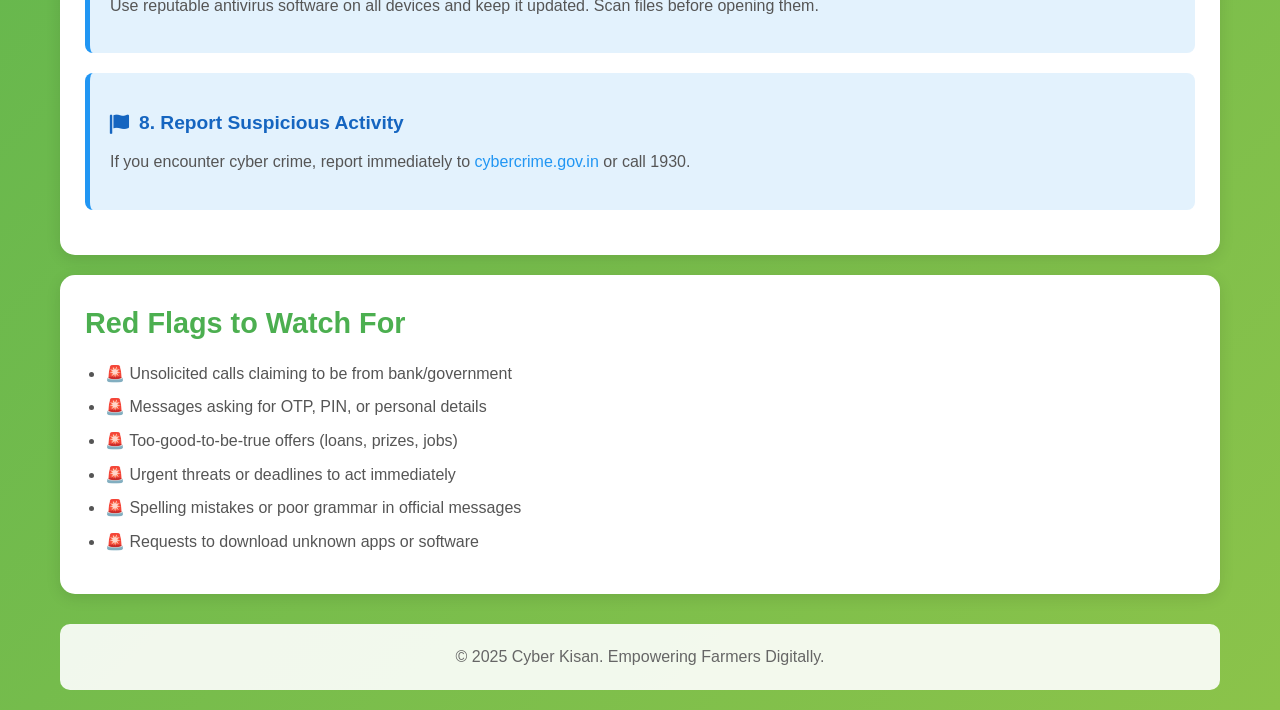
<file: tips.html>
<!DOCTYPE html>
<html lang="en">

<head>
    <meta charset="UTF-8">
    <meta name="viewport" content="width=device-width, initial-scale=1.0">
    <title>Safety Tips - Cyber Kissan</title>
    <link rel="stylesheet" href="https://cdnjs.cloudflare.com/ajax/libs/font-awesome/6.0.0/css/all.min.css">
    <link rel="stylesheet" href="cyber-kissan-common.css">
</head>

<body>
    <div class="container">
        <nav class="nav">
            <ul>
                <li><a href="index.html">Home</a></li>
                <li><a href="about.html">About Us</a></li>
                <li><a href="tips.html" class="active">Safety Tips</a></li>
                <li><a href="resources.html">Resources</a></li>
                <li><a href="quiz.html">Cyber Quiz</a></li>
                <li><a href="password-generator.html" target="_blank">Password Generator</a></li>
                <li><a href="login.html">Login</a></li>
                <li><a href="weather.html">Weather Forecast</a></li>
                <li><a href="crop-market.html">Crop Market</a></li>
                <li><a href="digilocker.html">Digi Locker</a></li>
                <li><a href="fertilizer-scheduler.html">Fertilizer Scheduler</a></li>
                <li><a href="crop-diseases.html">Crop Diseases</a></li>
                <li><a href="data-usage.html">Data Usage</a></li>
            </ul>
        </nav>

        <header class="header">
            <i class="fas fa-tractor logo"></i>
            <h1>Cyber Safety Tips for Farmers</h1>
            <p>Essential guidelines to protect yourself from cyber threats</p>
        </header>

        <div class="card">
            <h2>Essential Safety Tips</h2>

            <div class="safety-tip">
                <h4><i class="fas fa-lock"></i> 1. Use Strong Passwords</h4>
                <p>Create passwords with 12+ characters including uppercase, lowercase, numbers & symbols. Avoid using
                    personal information like birth dates or names. Use our <a href="password-generator.html"
                        target="_blank">Password Generator</a> for secure passwords.</p>
            </div>

            <div class="safety-tip">
                <h4><i class="fas fa-shield-alt"></i> 2. Enable Two-Factor Authentication</h4>
                <p>Always enable 2FA on your banking apps, email, and social media accounts. This adds an extra layer of
                    security even if your password is compromised.</p>
            </div>

            <div class="safety-tip">
                <h4><i class="fas fa-exclamation-triangle"></i> 3. Avoid Suspicious Links</h4>
                <p>Never click on links in unsolicited emails, SMS, or WhatsApp messages. Always verify the sender and
                    type URLs directly into your browser.</p>
            </div>

            <div class="safety-tip">
                <h4><i class="fas fa-user-secret"></i> 4. Protect Personal Information</h4>
                <p>Never share personal details like Aadhaar number, bank account details, OTP, or passwords over phone
                    calls, emails, or messages. Government agencies never ask for such information.</p>
            </div>

            <div class="safety-tip">
                <h4><i class="fas fa-sync-alt"></i> 5. Keep Software Updated</h4>
                <p>Regularly update your phone, computer, and apps. Security updates fix vulnerabilities that hackers
                    can exploit.</p>
            </div>

            <div class="safety-tip">
                <h4><i class="fas fa-wifi"></i> 6. Use Secure Wi-Fi</h4>
                <p>Avoid public Wi-Fi for banking or sensitive transactions. Use secure, password-protected networks at
                    home.</p>
            </div>

            <div class="safety-tip">
                <h4><i class="fas fa-bug"></i> 7. Install Antivirus Software</h4>
                <p>Use reputable antivirus software on all devices and keep it updated. Scan files before opening them.
                </p>
            </div>

            <div class="safety-tip">
                <h4><i class="fas fa-flag"></i> 8. Report Suspicious Activity</h4>
                <p>If you encounter cyber crime, report immediately to <a href="https://cybercrime.gov.in/"
                        target="_blank">cybercrime.gov.in</a> or call 1930.</p>
            </div>
        </div>

        <div class="card">
            <h2>Red Flags to Watch For</h2>
            <ul>
                <li>🚨 Unsolicited calls claiming to be from bank/government</li>
                <li>🚨 Messages asking for OTP, PIN, or personal details</li>
                <li>🚨 Too-good-to-be-true offers (loans, prizes, jobs)</li>
                <li>🚨 Urgent threats or deadlines to act immediately</li>
                <li>🚨 Spelling mistakes or poor grammar in official messages</li>
                <li>🚨 Requests to download unknown apps or software</li>
            </ul>
        </div>

        <footer>
            <p>&copy; 2025 Cyber Kisan. Empowering Farmers Digitally.</p>
        </footer>
    </div>
</body>

</html>
</file>
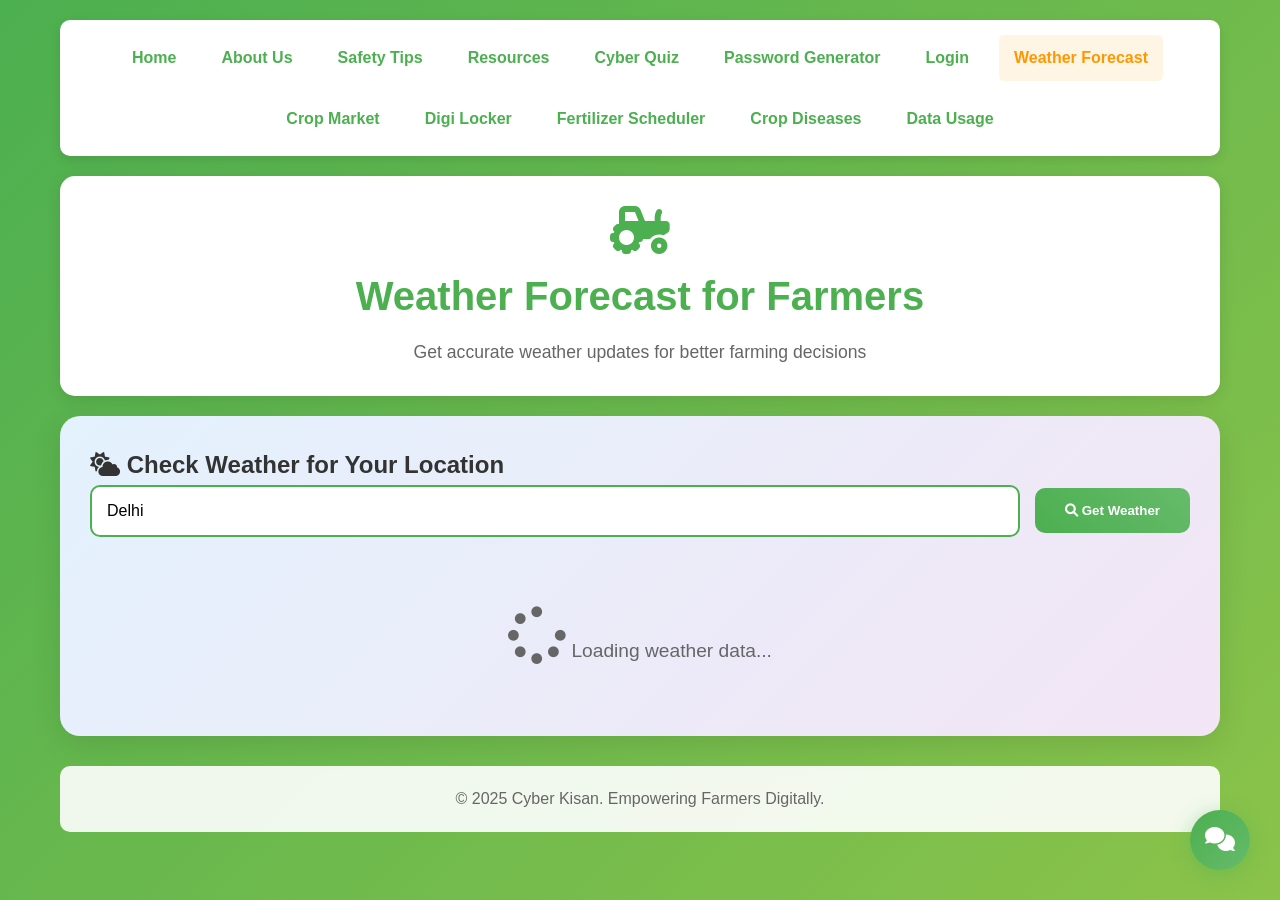
<file: weather.html>
<!DOCTYPE html>
<html lang="en">

<head>
    <meta charset="UTF-8">
    <meta name="viewport" content="width=device-width, initial-scale=1.0">
    <title>Weather Forecast - Cyber Kissan</title>
    <link rel="stylesheet" href="https://cdnjs.cloudflare.com/ajax/libs/font-awesome/6.0.0/css/all.min.css">
    <link rel="stylesheet" href="cyber-kissan-common.css">
    <style>
        .weather-container {
            max-width: 1200px;
            margin: 0 auto;
        }

        .weather-card {
            background: linear-gradient(135deg, #E3F2FD, #F3E5F5);
            padding: 30px;
            border-radius: 20px;
            margin-bottom: 30px;
            box-shadow: 0 8px 30px rgba(0, 0, 0, 0.1);
        }

        .location-input {
            display: flex;
            gap: 15px;
            margin-bottom: 30px;
            align-items: center;
        }

        .location-input input {
            flex: 1;
            padding: 15px;
            border: 2px solid #4CAF50;
            border-radius: 10px;
            font-size: 16px;
        }

        .location-input button {
            padding: 15px 30px;
            background: linear-gradient(45deg, #4CAF50, #66BB6A);
            color: white;
            border: none;
            border-radius: 10px;
            cursor: pointer;
            font-weight: bold;
            transition: all 0.3s ease;
        }

        .location-input button:hover {
            transform: translateY(-2px);
            box-shadow: 0 6px 20px rgba(76, 175, 80, 0.4);
        }

        .current-weather {
            display: flex;
            align-items: center;
            justify-content: space-between;
            background: white;
            padding: 30px;
            border-radius: 15px;
            margin-bottom: 30px;
            box-shadow: 0 4px 15px rgba(0, 0, 0, 0.1);
        }

        .weather-main {
            display: flex;
            align-items: center;
            gap: 30px;
        }

        .weather-icon {
            font-size: 4em;
            color: #FF9800;
        }

        .weather-info h2 {
            color: #4CAF50;
            margin-bottom: 10px;
        }

        .temperature {
            font-size: 3em;
            font-weight: bold;
            color: #333;
        }

        .weather-details {
            display: grid;
            grid-template-columns: repeat(auto-fit, minmax(200px, 1fr));
            gap: 20px;
            margin-top: 30px;
        }

        .detail-card {
            background: white;
            padding: 20px;
            border-radius: 10px;
            text-align: center;
            box-shadow: 0 2px 10px rgba(0, 0, 0, 0.1);
        }

        .detail-card i {
            font-size: 2em;
            color: #2196F3;
            margin-bottom: 10px;
        }

        .forecast-container {
            display: grid;
            grid-template-columns: repeat(auto-fit, minmax(150px, 1fr));
            gap: 15px;
            margin-top: 30px;
        }

        .forecast-day {
            background: white;
            padding: 20px;
            border-radius: 10px;
            text-align: center;
            box-shadow: 0 2px 10px rgba(0, 0, 0, 0.1);
            transition: all 0.3s ease;
        }

        .forecast-day:hover {
            transform: translateY(-5px);
            box-shadow: 0 6px 20px rgba(0, 0, 0, 0.15);
        }

        .loading {
            text-align: center;
            padding: 40px;
            font-size: 1.2em;
            color: #666;
        }

        .loading i {
            font-size: 3em;
            animation: spin 1s linear infinite;
        }

        @keyframes spin {
            from {
                transform: rotate(0deg);
            }

            to {
                transform: rotate(360deg);
            }
        }

        .error-message {
            background: #ffebee;
            color: #c62828;
            padding: 15px;
            border-radius: 10px;
            margin: 20px 0;
            text-align: center;
        }

        .weather-tips {
            background: linear-gradient(135deg, #FFF3E0, #FFE0B2);
            padding: 25px;
            border-radius: 15px;
            border-left: 5px solid #FFB74D;
            margin-top: 30px;
        }

        .weather-tips h3 {
            color: #E65100;
            margin-bottom: 15px;
            display: flex;
            align-items: center;
            gap: 10px;
        }

        .weather-tips ul {
            list-style: none;
            padding: 0;
        }

        .weather-tips li {
            margin-bottom: 10px;
            padding: 8px 0;
            border-bottom: 1px solid rgba(0, 0, 0, 0.1);
        }

        .weather-tips li:last-child {
            border-bottom: none;
        }

        .crop-suggestions {
            background: linear-gradient(135deg, #E8F5E9, #F1F8E9);
            padding: 25px;
            border-radius: 15px;
            border-left: 5px solid #4CAF50;
            margin-top: 30px;
        }

        .crop-suggestions h3 {
            color: #2E7D32;
            margin-bottom: 15px;
            display: flex;
            align-items: center;
            gap: 10px;
        }

        .crop-list {
            display: grid;
            grid-template-columns: repeat(auto-fit, minmax(200px, 1fr));
            gap: 15px;
            margin-top: 15px;
        }

        .crop-item {
            background: white;
            padding: 15px;
            border-radius: 10px;
            box-shadow: 0 2px 8px rgba(0, 0, 0, 0.1);
        }

        .crop-item h4 {
            color: #4CAF50;
            margin-bottom: 5px;
        }

        .api-credit {
            background: #E3F2FD;
            padding: 15px;
            border-radius: 10px;
            text-align: center;
            margin-top: 20px;
            font-size: 14px;
            color: #1565C0;
        }
    </style>
</head>

<body>
    <div class="container">
        <!-- Navigation Bar -->
        <nav class="nav">
            <ul>
                <li><a href="index.html">Home</a></li>
                <li><a href="about.html">About Us</a></li>
                <li><a href="tips.html">Safety Tips</a></li>
                <li><a href="resources.html">Resources</a></li>
                <li><a href="quiz.html">Cyber Quiz</a></li>
                <li><a href="password-generator.html">Password Generator</a></li>
                <li><a href="login.html">Login</a></li>
                <li><a href="weather.html" class="active">Weather Forecast</a></li>
                <li><a href="crop-market.html">Crop Market</a></li>
                <li><a href="digilocker.html">Digi Locker</a></li>
                <li><a href="fertilizer-scheduler.html">Fertilizer Scheduler</a></li>
                <li><a href="crop-diseases.html">Crop Diseases</a></li>
                <li><a href="data-usage.html">Data Usage</a></li>
            </ul>
        </nav>

        <header class="header">
            <i class="fas fa-tractor logo"></i>
            <h1>Weather Forecast for Farmers</h1>
            <p>Get accurate weather updates for better farming decisions</p>
        </header>

        <div class="weather-container">
            <div class="weather-card">
                <h2><i class="fas fa-cloud-sun"></i> Check Weather for Your Location</h2>

                <div class="location-input">
                    <input type="text" id="location-input"
                        placeholder="Enter your city name (e.g., Delhi, Mumbai, Pune)">
                    <button onclick="getWeather()">
                        <i class="fas fa-search"></i> Get Weather
                    </button>
                </div>

                <div id="loading" class="loading" style="display: none;">
                    <i class="fas fa-spinner"></i> Loading weather data...
                </div>

                <div id="error" class="error-message" style="display: none;"></div>

                <div id="weather-results" style="display: none;">
                    <div class="current-weather">
                        <div class="weather-main">
                            <div class="weather-icon" id="weather-icon">
                                <i class="fas fa-sun"></i>
                            </div>
                            <div class="weather-info">
                                <h2 id="location-name">--</h2>
                                <div class="temperature" id="temperature">--°C</div>
                                <div id="description">--</div>
                            </div>
                        </div>
                        <div class="weather-details">
                            <div class="detail-card">
                                <i class="fas fa-eye"></i>
                                <div class="detail-value" id="visibility">--</div>
                                <div class="detail-label">Visibility</div>
                            </div>
                            <div class="detail-card">
                                <i class="fas fa-tint"></i>
                                <div class="detail-value" id="humidity">--</div>
                                <div class="detail-label">Humidity</div>
                            </div>
                            <div class="detail-card">
                                <i class="fas fa-wind"></i>
                                <div class="detail-value" id="wind-speed">--</div>
                                <div class="detail-label">Wind Speed</div>
                            </div>
                            <div class="detail-card">
                                <i class="fas fa-thermometer-half"></i>
                                <div class="detail-value" id="feels-like">--°C</div>
                                <div class="detail-label">Feels Like</div>
                            </div>
                        </div>
                    </div>

                    <div class="forecast-section">
                        <h3><i class="fas fa-calendar-week"></i> 5-Day Forecast</h3>
                        <div class="forecast-container" id="forecast-container">
                            <!-- Forecast days will be added here -->
                        </div>
                    </div>

                    <div class="weather-tips">
                        <h3><i class="fas fa-lightbulb"></i> Weather Tips for Farmers</h3>
                        <ul>
                            <li><strong>Check weather daily</strong> before planning farm activities</li>
                            <li><strong>Avoid spraying pesticides</strong> during windy conditions</li>
                            <li><strong>Plan irrigation</strong> based on humidity and rainfall predictions</li>
                            <li><strong>Protect crops</strong> from extreme weather conditions</li>
                            <li><strong>Harvest timing</strong> should consider weather forecasts</li>
                        </ul>
                    </div>

                    <div class="crop-suggestions">
                        <h3><i class="fas fa-seedling"></i> Crop Suggestions Based on Weather</h3>
                        <div class="crop-list" id="crop-suggestions">
                            <!-- Crop suggestions will be added here -->
                        </div>
                    </div>

                    <div class="api-credit">
                        <i class="fas fa-info-circle"></i> Weather data provided by OpenWeatherMap API
                    </div>
                </div>
            </div>
        </div>

        <footer>
            <p>&copy; 2025 Cyber Kisan. Empowering Farmers Digitally.</p>
        </footer>
    </div>

    <script src="chatbot.js"></script>
    <script>
        // Weather API Integration
        const API_KEY = 'YOUR_API_KEY'; // Replace with your OpenWeatherMap API key
        const API_BASE_URL = 'https://api.openweathermap.org/data/2.5';

        // For demo purposes, using a sample response
        // In production, replace with actual API calls

        function getWeather() {
            const location = document.getElementById('location-input').value.trim();

            if (!location) {
                showError('Please enter a city name');
                return;
            }

            showLoading(true);
            hideError();

            // Simulate API call with demo data
            setTimeout(() => {
                const demoWeatherData = getDemoWeatherData(location);
                displayWeather(demoWeatherData);
                generateCropSuggestions(demoWeatherData.main.temp);
                showLoading(false);
            }, 1500);

            // Actual API call (uncomment when you have API key)
            /*
            fetch(`${API_BASE_URL}/weather?q=${location}&appid=${API_KEY}&units=metric`)
                .then(response => response.json())
                .then(data => {
                    displayWeather(data);
                    return fetch(`${API_BASE_URL}/forecast?q=${location}&appid=${API_KEY}&units=metric`);
                })
                .then(response => response.json())
                .then(forecastData => {
                    displayForecast(forecastData);
                    generateCropSuggestions(forecastData.list[0].main.temp);
                    showLoading(false);
                })
                .catch(error => {
                    showError('Failed to fetch weather data. Please try again.');
                    showLoading(false);
                });
            */
        }

        function getDemoWeatherData(location) {
            // Demo weather data for different cities
            const demoData = {
                name: location.charAt(0).toUpperCase() + location.slice(1),
                main: {
                    temp: Math.round(20 + Math.random() * 15),
                    feels_like: Math.round(22 + Math.random() * 12),
                    humidity: Math.round(40 + Math.random() * 40),
                    pressure: Math.round(1000 + Math.random() * 50)
                },
                weather: [{
                    main: ['Clear', 'Clouds', 'Rain', 'Haze'][Math.floor(Math.random() * 4)],
                    description: 'Partly cloudy',
                    icon: '02d'
                }],
                wind: {
                    speed: Math.round(2 + Math.random() * 8)
                },
                visibility: Math.round(5000 + Math.random() * 5000)
            };

            return demoData;
        }

        function displayWeather(data) {
            document.getElementById('location-name').textContent = data.name;
            document.getElementById('temperature').textContent = `${data.main.temp}°C`;
            document.getElementById('description').textContent = data.weather[0].description;
            document.getElementById('humidity').textContent = `${data.main.humidity}%`;
            document.getElementById('wind-speed').textContent = `${data.wind.speed} m/s`;
            document.getElementById('feels-like').textContent = `${data.main.feels_like}°C`;
            document.getElementById('visibility').textContent = `${(data.visibility / 1000).toFixed(1)} km`;

            // Update weather icon
            const weatherIcon = document.getElementById('weather-icon');
            const weatherMain = data.weather[0].main.toLowerCase();

            if (weatherMain.includes('clear')) {
                weatherIcon.innerHTML = '<i class="fas fa-sun"></i>';
            } else if (weatherMain.includes('cloud')) {
                weatherIcon.innerHTML = '<i class="fas fa-cloud"></i>';
            } else if (weatherMain.includes('rain')) {
                weatherIcon.innerHTML = '<i class="fas fa-cloud-rain"></i>';
            } else if (weatherMain.includes('thunderstorm')) {
                weatherIcon.innerHTML = '<i class="fas fa-bolt"></i>';
            } else if (weatherMain.includes('snow')) {
                weatherIcon.innerHTML = '<i class="fas fa-snowflake"></i>';
            } else {
                weatherIcon.innerHTML = '<i class="fas fa-cloud-sun"></i>';
            }

            document.getElementById('weather-results').style.display = 'block';
        }

        function displayForecast(forecastData) {
            const container = document.getElementById('forecast-container');
            container.innerHTML = '';

            // Take next 5 days (one entry per day)
            const dailyData = [];
            const seenDates = new Set();

            forecastData.list.forEach(item => {
                const date = new Date(item.dt * 1000).toLocaleDateString();
                if (!seenDates.has(date) && dailyData.length < 5) {
                    seenDates.add(date);
                    dailyData.push(item);
                }
            });

            dailyData.forEach(day => {
                const date = new Date(day.dt * 1000);
                const dayName = date.toLocaleDateString('en-US', { weekday: 'short' });
                const dayDate = date.toLocaleDateString('en-US', { month: 'short', day: 'numeric' });

                const forecastDay = document.createElement('div');
                forecastDay.className = 'forecast-day';
                forecastDay.innerHTML = `
                    <h4>${dayName}</h4>
                    <div class="forecast-date">${dayDate}</div>
                    <div class="forecast-icon">
                        <i class="fas fa-cloud-sun"></i>
                    </div>
                    <div class="forecast-temp">${Math.round(day.main.temp)}°C</div>
                    <div class="forecast-desc">${day.weather[0].description}</div>
                `;
                container.appendChild(forecastDay);
            });
        }

        function generateCropSuggestions(temperature) {
            const suggestions = document.getElementById('crop-suggestions');
            suggestions.innerHTML = '';

            let crops = [];

            if (temperature < 15) {
                crops = [
                    { name: 'Wheat', info: 'Ideal for cool weather' },
                    { name: 'Barley', info: 'Cold tolerant crop' },
                    { name: 'Mustard', info: 'Winter season crop' }
                ];
            } else if (temperature < 25) {
                crops = [
                    { name: 'Wheat', info: 'Perfect temperature range' },
                    { name: 'Gram', info: 'Moderate temperature suitable' },
                    { name: 'Mustard', info: 'Good for current conditions' }
                ];
            } else if (temperature < 35) {
                crops = [
                    { name: 'Cotton', info: 'Warm weather crop' },
                    { name: 'Sugarcane', info: 'Tropical crop suitable' },
                    { name: 'Rice', info: 'Requires warm temperature' }
                ];
            } else {
                crops = [
                    { name: 'Millets', info: 'Heat tolerant crop' },
                    { name: 'Pulses', info: 'Suitable for hot weather' },
                    { name: 'Oilseeds', info: 'Can tolerate high temperature' }
                ];
            }

            crops.forEach(crop => {
                const cropItem = document.createElement('div');
                cropItem.className = 'crop-item';
                cropItem.innerHTML = `
                    <h4>${crop.name}</h4>
                    <p>${crop.info}</p>
                `;
                suggestions.appendChild(cropItem);
            });
        }

        function showLoading(show) {
            document.getElementById('loading').style.display = show ? 'block' : 'none';
        }

        function showError(message) {
            const errorDiv = document.getElementById('error');
            errorDiv.textContent = message;
            errorDiv.style.display = 'block';
        }

        function hideError() {
            document.getElementById('error').style.display = 'none';
        }

        // Auto-detect location on page load
        window.addEventListener('load', function () {
            // Try to get user's location
            if (navigator.geolocation) {
                navigator.geolocation.getCurrentPosition(
                    function (position) {
                        // For demo, just set a default city
                        document.getElementById('location-input').value = 'Delhi';
                        getWeather();
                    },
                    function (error) {
                        // If geolocation fails, use default
                        document.getElementById('location-input').value = 'Delhi';
                        getWeather();
                    }
                );
            } else {
                // Geolocation not supported
                document.getElementById('location-input').value = 'Delhi';
                getWeather();
            }
        });

        // Allow Enter key to search
        document.getElementById('location-input').addEventListener('keypress', function (e) {
            if (e.key === 'Enter') {
                getWeather();
            }
        });
    </script>
</body>

</html>
</file>
<file: cyber-kissan-common.css>
/* Cyber Kissan - Simplified & Fixed CSS */
/* Version 2.0 - Better Compatibility */

/* Reset and Base Styles */
* {
    margin: 0;
    padding: 0;
    box-sizing: border-box;
}

body {
    font-family: Arial, sans-serif, 'Segoe UI';
    background: linear-gradient(135deg, #4CAF50 0%, #8BC34A 100%);
    color: #333;
    line-height: 1.6;
    min-height: 100vh;
}

/* Container */
.container {
    max-width: 1200px;
    margin: 0 auto;
    padding: 20px;
}

/* Navigation - Fixed */
.nav {
    background: #ffffff;
    padding: 15px;
    border-radius: 10px;
    margin-bottom: 20px;
    box-shadow: 0 4px 12px rgba(0, 0, 0, 0.1);
}

.nav ul {
    list-style: none;
    display: flex;
    flex-wrap: wrap;
    justify-content: center;
    gap: 15px;
    padding: 0;
}

.nav li {
    display: inline-block;
}

.nav a {
    color: #4CAF50;
    text-decoration: none;
    font-weight: bold;
    padding: 10px 15px;
    border-radius: 5px;
    transition: all 0.3s ease;
    display: block;
}

.nav a:hover,
.nav a.active {
    color: #FF9800;
    background: rgba(255, 152, 0, 0.1);
}

/* Header - Fixed */
.header {
    text-align: center;
    background: #ffffff;
    padding: 30px;
    border-radius: 15px;
    margin-bottom: 20px;
    box-shadow: 0 4px 15px rgba(0, 0, 0, 0.1);
}

.logo {
    font-size: 3em;
    color: #4CAF50;
    margin-bottom: 10px;
    display: inline-block;
    animation: rotate 3s linear infinite;
}

@keyframes rotate {
    from {
        transform: rotate(0deg);
    }

    to {
        transform: rotate(360deg);
    }
}

.header h1 {
    color: #4CAF50;
    margin-bottom: 10px;
    font-size: 2.5em;
}

.header p {
    color: #666;
    font-size: 1.1em;
}

/* Cards - Fixed */
.card {
    background: #ffffff;
    padding: 25px;
    border-radius: 15px;
    margin-bottom: 20px;
    box-shadow: 0 4px 15px rgba(0, 0, 0, 0.1);
}

.card h2 {
    color: #4CAF50;
    margin-bottom: 15px;
    font-size: 1.8em;
}

.card h3 {
    color: #FF9800;
    margin: 20px 0 10px 0;
    font-size: 1.4em;
}

.card h4 {
    color: #2196F3;
    margin: 15px 0 8px 0;
    font-size: 1.2em;
}

.card p {
    margin-bottom: 15px;
    color: #555;
}

.card ul,
.card ol {
    margin-left: 20px;
    margin-bottom: 15px;
}

.card li {
    margin-bottom: 8px;
    color: #555;
}

/* Buttons - Fixed */
.btn {
    background: #FF9800;
    color: white;
    border: none;
    padding: 12px 24px;
    margin: 5px;
    border-radius: 8px;
    cursor: pointer;
    font-weight: bold;
    font-size: 14px;
    transition: all 0.3s ease;
    display: inline-block;
    text-decoration: none;
}

.btn:hover {
    background: #E68900;
    transform: translateY(-2px);
    box-shadow: 0 4px 12px rgba(255, 152, 0, 0.3);
}

.btn-primary {
    background: #4CAF50;
}

.btn-primary:hover {
    background: #45a049;
}

.btn-secondary {
    background: #2196F3;
}

.btn-secondary:hover {
    background: #1976D2;
}

.btn-warning {
    background: #FF5722;
}

.btn-warning:hover {
    background: #E64A19;
}

/* Hyper Buttons - Fixed */
.hyper-buttons {
    margin: 20px 0;
    text-align: center;
}

.hyper-buttons .btn {
    margin: 8px;
    font-size: 13px;
    padding: 10px 20px;
}

/* Chatbot - Fixed */
.chatbot-button {
    background: #FF0000;
    font-size: 1.2em;
    box-shadow: 0 0 15px rgba(255, 0, 0, 0.4);
}

.chatbot-button:hover {
    background: #CC0000;
    box-shadow: 0 0 20px rgba(255, 0, 0, 0.6);
}

.chatbot-instruction {
    text-align: center;
    margin: 15px 0;
    font-weight: bold;
    color: #4CAF50;
    font-size: 1.1em;
}

/* Crime Categories - Fixed */
.crime-category {
    margin-bottom: 20px;
    padding: 20px;
    border-left: 5px solid #4CAF50;
    background: #F1F8E9;
    border-radius: 8px;
}

.crime-category h4 {
    color: #2E7D32;
    margin-bottom: 10px;
}

/* Safety Tips - Fixed */
.safety-tip {
    margin-bottom: 20px;
    padding: 20px;
    background: #E3F2FD;
    border-left: 5px solid #2196F3;
    border-radius: 8px;
}

.safety-tip h4 {
    color: #1565C0;
    margin-bottom: 10px;
    display: flex;
    align-items: center;
    gap: 10px;
}

/* Resources - Fixed */
.resource-item {
    margin-bottom: 25px;
    padding: 20px;
    border: 1px solid #ddd;
    border-radius: 10px;
    background: #F9F9F9;
}

.resource-item h4 {
    color: #2196F3;
    margin-bottom: 10px;
    display: flex;
    align-items: center;
    gap: 10px;
}

.resource-item p {
    margin-bottom: 10px;
}

/* Quiz - Fixed */
.quiz-section {
    margin: 20px 0;
}

.quiz-question {
    margin-bottom: 20px;
    padding: 20px;
    background: #FFF8E1;
    border-radius: 10px;
    border-left: 5px solid #FFA000;
}

.quiz-question p {
    font-weight: bold;
    margin-bottom: 15px;
    color: #E65100;
}

.quiz-options {
    display: flex;
    flex-direction: column;
    gap: 10px;
}

.quiz-options button {
    text-align: left;
    margin: 0;
}

.quiz-result {
    text-align: center;
    font-size: 1.3em;
    font-weight: bold;
    margin: 20px 0;
    padding: 15px;
    background: #E8F5E9;
    border-radius: 10px;
    color: #2E7D32;
}

/* Badges */
.badge {
    display: inline-block;
    padding: 10px 20px;
    background: linear-gradient(45deg, #FFD700, #FFA500);
    color: #333;
    border-radius: 25px;
    margin: 10px 5px;
    font-weight: bold;
    box-shadow: 0 2px 10px rgba(0, 0, 0, 0.2);
}

/* Chatbot Window - Fixed */
.chatbot {
    position: fixed;
    bottom: 20px;
    right: 20px;
    width: 320px;
    height: 420px;
    background: white;
    border: 2px solid #4CAF50;
    border-radius: 15px;
    display: none;
    flex-direction: column;
    box-shadow: 0 8px 30px rgba(0, 0, 0, 0.3);
    z-index: 1000;
}

.chatbot.active {
    display: flex;
}

.chat-messages {
    flex: 1;
    padding: 15px;
    overflow-y: auto;
    background: #f9f9f9;
    border-radius: 13px 13px 0 0;
}

.chat-input {
    display: flex;
    padding: 15px;
    border-top: 2px solid #4CAF50;
    background: white;
    border-radius: 0 0 13px 13px;
}

.chat-input input {
    flex: 1;
    padding: 10px;
    border: 1px solid #4CAF50;
    border-radius: 8px;
    margin-right: 10px;
    font-size: 14px;
}

.chat-input button {
    padding: 10px 15px;
    background: #4CAF50;
    color: white;
    border: none;
    border-radius: 8px;
    cursor: pointer;
    font-weight: bold;
}

.chat-input button:hover {
    background: #45a049;
}

/* Footer - Fixed */
footer {
    text-align: center;
    padding: 20px;
    background: rgba(255, 255, 255, 0.9);
    margin-top: 30px;
    border-radius: 10px;
    color: #666;
}

/* Links - Fixed */
a {
    color: #2196F3;
    text-decoration: none;
    transition: color 0.3s ease;
}

a:hover {
    color: #FF9800;
    text-decoration: underline;
}

/* Utility Classes */
.text-center {
    text-align: center;
}

.text-left {
    text-align: left;
}

.text-right {
    text-align: right;
}

.mb-20 {
    margin-bottom: 20px;
}

.mt-20 {
    margin-top: 20px;
}

.p-20 {
    padding: 20px;
}

/* Responsive Design - Fixed */
@media (max-width: 768px) {
    .container {
        padding: 15px;
    }

    .nav ul {
        flex-direction: column;
        gap: 10px;
    }

    .header h1 {
        font-size: 2em;
    }

    .logo {
        font-size: 2.5em;
    }

    .btn {
        display: block;
        width: 100%;
        margin: 5px 0;
    }

    .hyper-buttons .btn {
        width: auto;
        display: inline-block;
        margin: 5px;
    }

    .chatbot {
        width: 90%;
        right: 5%;
        left: 5%;
    }
}

/* Animation enhancements */
@keyframes fadeIn {
    from {
        opacity: 0;
        transform: translateY(20px);
    }

    to {
        opacity: 1;
        transform: translateY(0);
    }
}

@keyframes slideIn {
    from {
        transform: translateX(-100%);
    }

    to {
        transform: translateX(0);
    }
}

/* Smooth scrolling */
html {
    scroll-behavior: smooth;
}

/* Floating Chatbot Icon Styles - Add to existing CSS */
.floating-chatbot-icon {
    position: fixed;
    bottom: 30px;
    right: 30px;
    width: 60px;
    height: 60px;
    background: linear-gradient(135deg, #4CAF50, #66BB6A);
    border-radius: 50%;
    display: flex;
    align-items: center;
    justify-content: center;
    cursor: pointer;
    box-shadow: 0 4px 20px rgba(76, 175, 80, 0.4);
    transition: all 0.3s ease;
    z-index: 1001;
    animation: bounce 2s infinite;
}

.floating-chatbot-icon:hover {
    transform: scale(1.1) rotate(10deg);
    box-shadow: 0 6px 30px rgba(76, 175, 80, 0.6);
}

.chatbot-icon-wrapper {
    position: relative;
    color: white;
    font-size: 24px;
}

.notification-dot {
    position: absolute;
    top: -5px;
    right: -5px;
    width: 15px;
    height: 15px;
    background: #FF5722;
    border-radius: 50%;
    animation: pulse 1.5s infinite;
}

@keyframes bounce {

    0%,
    20%,
    50%,
    80%,
    100% {
        transform: translateY(0);
    }

    40% {
        transform: translateY(-10px);
    }

    60% {
        transform: translateY(-5px);
    }
}

@keyframes pulse {
    0% {
        transform: scale(0.95);
        box-shadow: 0 0 0 0 rgba(255, 87, 34, 0.7);
    }

    70% {
        transform: scale(1);
        box-shadow: 0 0 0 10px rgba(255, 87, 34, 0);
    }

    100% {
        transform: scale(0.95);
        box-shadow: 0 0 0 0 rgba(255, 87, 34, 0);
    }
}

/* Enhanced Chatbot Window Position */
.chatbot {
    position: fixed !important;
    bottom: 100px !important;
    right: 30px !important;
    width: 350px !important;
    height: 500px !important;
    border-radius: 15px !important;
    box-shadow: 0 10px 40px rgba(0, 0, 0, 0.2) !important;
    border: 2px solid #4CAF50 !important;
    z-index: 1002 !important;
}

.chatbot.active {
    display: flex !important;
    animation: slideUp 0.3s ease-out;
}

@keyframes slideUp {
    from {
        transform: translateY(20px);
        opacity: 0;
    }

    to {
        transform: translateY(0);
        opacity: 1;
    }
}

/* Responsive adjustments */
@media (max-width: 768px) {
    .floating-chatbot-icon {
        bottom: 20px;
        right: 20px;
        width: 50px;
        height: 50px;
    }

    .chatbot-icon-wrapper {
        font-size: 20px;
    }

    .chatbot {
        bottom: 80px !important;
        right: 20px !important;
        width: 90% !important;
        max-width: 350px !important;
    }
}


/* Chatbot Header Styles - Add to existing CSS */
.chatbot-header {
    background: linear-gradient(135deg, #4CAF50, #66BB6A);
    color: white;
    padding: 15px 20px;
    display: flex;
    justify-content: space-between;
    align-items: center;
    border-radius: 13px 13px 0 0;
}

.chatbot-title {
    display: flex;
    align-items: center;
    gap: 10px;
    font-weight: bold;
    font-size: 16px;
}

.chatbot-controls {
    display: flex;
    gap: 10px;
}

.chatbot-minimize,
.chatbot-close {
    background: rgba(255, 255, 255, 0.2);
    border: none;
    color: white;
    width: 30px;
    height: 30px;
    border-radius: 50%;
    display: flex;
    align-items: center;
    justify-content: center;
    cursor: pointer;
    transition: all 0.3s ease;
    font-size: 14px;
}

.chatbot-minimize:hover,
.chatbot-close:hover {
    background: rgba(255, 255, 255, 0.3);
    transform: scale(1.1);
}

/* Enhanced chat messages */
.chat-message {
    margin-bottom: 10px;
    padding: 8px 12px;
    border-radius: 10px;
    max-width: 85%;
    word-wrap: break-word;
}

.chat-message.user {
    background: #4CAF50;
    color: white;
    margin-left: auto;
    text-align: right;
}

.chat-message.bot {
    background: #f1f1f1;
    color: #333;
    margin-right: auto;
}

.message-content {
    font-size: 14px;
    line-height: 1.4;
}

.chat-message.user .message-content strong {
    color: #e8f5e8;
}

.chat-message.bot .message-content strong {
    color: #4CAF50;
}
</file>
